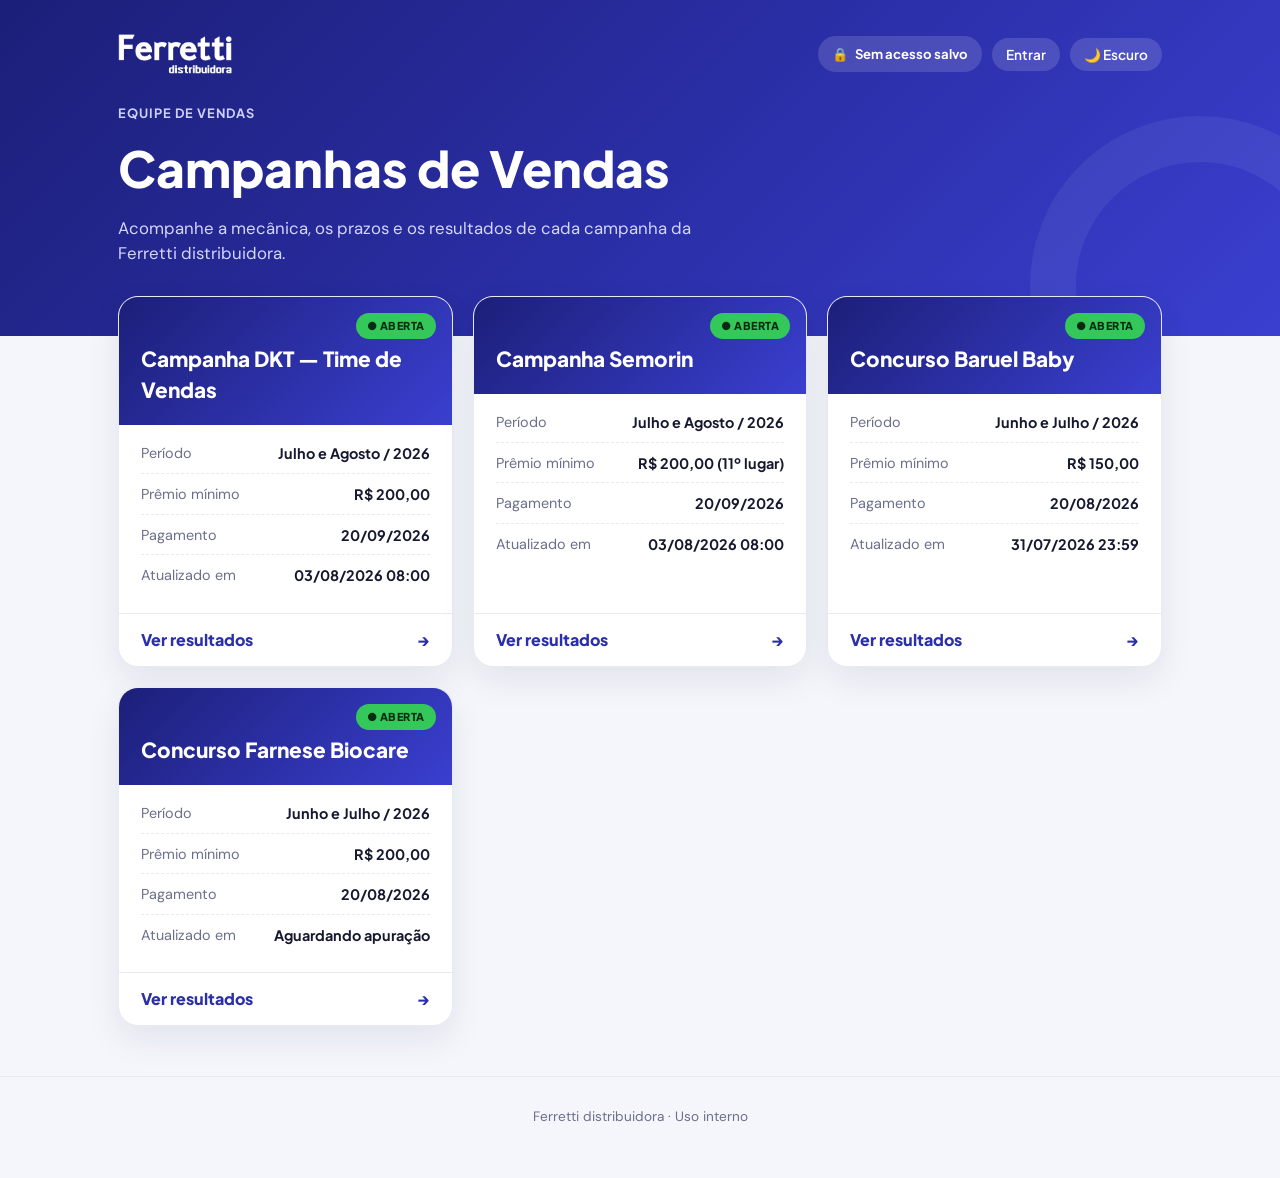
<file: index.html>
<!DOCTYPE html>
<html lang="pt-BR">
<head>
<meta charset="UTF-8" />
<meta name="viewport" content="width=device-width, initial-scale=1.0" />
<title>Campanhas de Vendas — Ferretti distribuidora</title>
<script>(function(){try{if(localStorage.getItem('ferretti-theme')==='dark')document.documentElement.setAttribute('data-theme','dark');}catch(e){}})();</script>
<link href="https://fonts.googleapis.com/css2?family=Plus+Jakarta+Sans:wght@500;600;700;800&family=DM+Sans:wght@400;500;700&display=swap" rel="stylesheet" />
<style>
*,*::before,*::after{box-sizing:border-box;margin:0;padding:0}
:root{--azul:#2B2FA8;--azul-2:#3a3fd0;--azul-dark:#1c1f78;--verde:#34c759;--verde-2:#28a745;--ouro:#f5b942;--bg:#f4f6fb;--card:#fff;--ink:#16182e;--muted:#6b6f8a;--line:#e7eaf3}
body{font-family:'DM Sans',system-ui,sans-serif;background:var(--bg);color:var(--ink);line-height:1.5}
.wrap{max-width:1080px;margin:0 auto;padding:0 18px}
header{background:linear-gradient(135deg,var(--azul-dark),var(--azul) 55%,var(--azul-2));color:#fff;padding:34px 0 70px;position:relative;overflow:hidden}
header::after{content:"";position:absolute;right:-90px;bottom:-120px;width:340px;height:340px;border:46px solid rgba(255,255,255,.06);border-radius:50%}
.brand{height:40px}
.eyebrow{font-family:'Plus Jakarta Sans';font-weight:700;letter-spacing:1px;color:#cdd1ff;font-size:.8rem;text-transform:uppercase;margin-top:30px}
h1{font-family:'Plus Jakarta Sans';font-weight:800;font-size:clamp(2rem,5vw,3.1rem);margin-top:8px}
.sub{color:#d4d7ff;margin-top:10px;max-width:600px;font-size:1.05rem}
.grid{display:grid;grid-template-columns:repeat(auto-fill,minmax(300px,1fr));gap:20px;margin-top:-40px;position:relative;z-index:2;padding-bottom:30px}
.card{background:var(--card);border:1px solid var(--line);border-radius:20px;overflow:hidden;box-shadow:0 14px 34px rgba(20,24,60,.08);text-decoration:none;color:inherit;display:flex;flex-direction:column;transition:transform .15s,box-shadow .15s}
.card:hover{transform:translateY(-4px);box-shadow:0 20px 44px rgba(20,24,60,.14)}
.card .head{padding:46px 22px 20px;background:linear-gradient(135deg,var(--azul-dark),var(--azul-2));color:#fff;position:relative}
.card .nome{font-family:'Plus Jakarta Sans';font-weight:800;font-size:1.3rem}
.status{position:absolute;top:16px;right:16px;font-family:'Plus Jakarta Sans';font-size:.68rem;font-weight:800;letter-spacing:.5px;padding:5px 11px;border-radius:999px}
.status.aberta{background:var(--verde);color:#062b12}
.status.fechada{background:#ffd9d0;color:#9a3412}
.card .body{padding:18px 22px;display:flex;flex-direction:column;gap:10px;flex:1}
.row{display:flex;justify-content:space-between;gap:10px;font-size:.9rem;border-bottom:1px dashed var(--line);padding-bottom:8px}
.row:last-of-type{border-bottom:none}
.row .k{color:var(--muted)}
.row .v{font-family:'Plus Jakarta Sans';font-weight:700;text-align:right}
.cta{margin-top:auto;padding:14px 22px;font-family:'Plus Jakarta Sans';font-weight:800;color:var(--azul);display:flex;align-items:center;justify-content:space-between;border-top:1px solid var(--line)}
.empty{grid-column:1/-1;text-align:center;color:var(--muted);padding:50px}
footer{padding:30px 0 50px;text-align:center;color:var(--muted);font-size:.85rem;border-top:1px solid var(--line);margin-top:20px}
footer a{color:var(--azul)}
.topbar{display:flex;align-items:center;justify-content:space-between;gap:12px;flex-wrap:wrap}
.themebtn{display:inline-flex;align-items:center;gap:6px;font-family:'Plus Jakarta Sans';font-size:.85rem;font-weight:600;color:#fff;background:rgba(255,255,255,.14);border:none;padding:8px 14px;border-radius:999px;cursor:pointer}
.themebtn:hover{background:rgba(255,255,255,.26)}
.topbar-actions{display:flex;align-items:center;gap:10px;flex-wrap:wrap;justify-content:flex-end}
.authpill{display:inline-flex;align-items:center;gap:7px;font-family:'Plus Jakarta Sans';font-size:.82rem;font-weight:700;color:#fff;background:rgba(255,255,255,.14);padding:8px 14px;border-radius:999px;max-width:260px}
.authpill .who{white-space:nowrap;overflow:hidden;text-overflow:ellipsis}
.hubgate{position:fixed;inset:0;z-index:1000;background:rgba(12,14,30,.55);display:flex;align-items:center;justify-content:center;padding:20px}
.hubgatebox{background:var(--card);color:var(--ink);border-radius:20px;padding:30px 26px;max-width:380px;width:100%;box-shadow:0 30px 70px rgba(0,0,0,.4);text-align:center}
.hubgatebox h3{font-family:'Plus Jakarta Sans';font-weight:800;font-size:1.25rem}
.hubgatebox p{color:var(--muted);font-size:.9rem;margin-top:6px}
.hubgatebox input{width:100%;margin-top:16px;padding:13px 16px;border:2px solid var(--line);border-radius:12px;font-size:1rem;font-family:'DM Sans';text-align:center;letter-spacing:1px;background:var(--bg);color:var(--ink)}
.hubgatebox button{width:100%;margin-top:12px;padding:13px;border:none;border-radius:12px;background:var(--azul);color:#fff;font-family:'Plus Jakarta Sans';font-weight:800;font-size:1rem;cursor:pointer}
.hubgatebox button.ghost{background:transparent;color:var(--muted);font-weight:700;margin-top:8px;padding:10px}
.gateerr{color:#e0405a;font-size:.85rem;margin-top:10px;min-height:18px}

/* TEMA ESCURO */
:root[data-theme="dark"]{--bg:#0e1018;--card:#181b27;--ink:#eceef6;--muted:#9aa0bd;--line:#2a2f42}
[data-theme="dark"] .card{box-shadow:0 14px 34px rgba(0,0,0,.45)}
[data-theme="dark"] .card:hover{box-shadow:0 20px 44px rgba(0,0,0,.6)}
[data-theme="dark"] .cta{color:#8b8fff}
[data-theme="dark"] footer a{color:#8b8fff}
</style>
</head>
<body>
<div id="hubGate" class="hubgate" style="display:none">
  <div class="hubgatebox">
    <h3>Acesso às campanhas</h3>
    <p>Digite sua senha para identificar e salvar seu acesso neste navegador. Vale para todas as campanhas.</p>
    <input id="hubGateInput" type="password" autocomplete="off" placeholder="sua senha" />
    <button id="hubGateBtn" type="button">Entrar</button>
    <button id="hubGateClear" type="button" class="ghost">Sair / remover acesso salvo</button>
    <div class="gateerr" id="hubGateErr"></div>
  </div>
</div>
<header>
  <div class="wrap">
    <div class="topbar">
      <img class="brand" src="assets/ferretti-branco.png" alt="Ferretti distribuidora" />
      <div class="topbar-actions">
        <div id="authPill" class="authpill" title="Acesso salvo neste navegador"><span id="authIcon">🔒</span><span class="who" id="authWho">Sem acesso salvo</span></div>
        <button id="authBtn" class="themebtn" type="button">Entrar</button>
        <button id="themeBtn" class="themebtn" type="button"></button>
      </div>
    </div>
    <div class="eyebrow">Equipe de Vendas</div>
    <h1>Campanhas de Vendas</h1>
    <p class="sub">Acompanhe a mecânica, os prazos e os resultados de cada campanha da Ferretti distribuidora.</p>
  </div>
</header>
<div class="wrap">
  <div class="grid" id="grid"></div>
</div>
<footer>
  <div class="wrap">
    Ferretti distribuidora · Uso interno
  </div>
</footer>
<script>
// Adicione novas campanhas no topo desta lista.
const CAMPANHAS = [
  {
    parceiro:"DKT / Prudence",
    nome:"Campanha DKT — Time de Vendas",
    periodoLabel:"Julho e Agosto / 2026",
    inicio:"2026-07-01", termino:"2026-08-31", pagamento:"2026-09-20",
    pagamentoLabel:"20/09/2026",
    premioMinimo:"R$ 200,00",
    resultadoAte:"03/08/2026 08:00",
    link:"campanhas/dkt-julho-agosto-2026.html"
  },
  {
    parceiro:"Semorin",
    nome:"Campanha Semorin",
    periodoLabel:"Julho e Agosto / 2026",
    inicio:"2026-07-01", termino:"2026-08-31", pagamento:"2026-09-20",
    pagamentoLabel:"20/09/2026",
    premioMinimo:"R$ 200,00 (11º lugar)",
    resultadoAte:"03/08/2026 08:00",
    link:"campanhas/semorin-julho-agosto-2026.html"
  },
  {
    parceiro:"Baruel",
    nome:"Concurso Baruel Baby",
    periodoLabel:"Junho e Julho / 2026",
    inicio:"2026-06-01", termino:"2026-07-31", pagamento:"2026-08-20",
    pagamentoLabel:"20/08/2026",
    premioMinimo:"R$ 150,00",
    resultadoAte:"31/07/2026 23:59",
    link:"campanhas/baruel-baby-junho-julho-2026.html"
  },
  {
    parceiro:"Farnese Biocare",
    nome:"Concurso Farnese Biocare",
    periodoLabel:"Junho e Julho / 2026",
    inicio:"2026-06-09", termino:"2026-07-31", pagamento:"2026-08-20",
    pagamentoLabel:"20/08/2026",
    premioMinimo:"R$ 200,00",
    resultadoAte:"Aguardando apuração",
    link:"campanhas/farnese-biocare-junho-julho-2026.html"
  }
];

// "dd/MM/yyyy" -> Date
function parseBR(s){ const p=(s||'').split('/'); return p.length===3 ? new Date(+p[2], +p[1]-1, +p[0]) : null; }

// Aberta (verde) enquanto em vigor; Fechada quando o último resultado é posterior ao término.
function statusOf(c){
  const fim = new Date(c.termino+'T00:00:00');
  const res = parseBR(c.resultadoAte);
  if(res && res >= fim) return {cls:'fechada', txt:'FECHADA'};
  return {cls:'aberta', txt:'● ABERTA'};
}

const grid = document.getElementById('grid');
if(!CAMPANHAS.length){
  grid.innerHTML = '<div class="empty">Nenhuma campanha publicada ainda.</div>';
}else{
  grid.innerHTML = CAMPANHAS.map(c=>{
    const s = statusOf(c);
    return `<a class="card" href="${c.link}">
      <div class="head">
        <span class="status ${s.cls}">${s.txt}</span>
        <div class="nome">${c.nome}</div>
      </div>
      <div class="body">
        <div class="row"><span class="k">Período</span><span class="v">${c.periodoLabel}</span></div>
        <div class="row"><span class="k">Prêmio mínimo</span><span class="v">${c.premioMinimo}</span></div>
        <div class="row"><span class="k">Pagamento</span><span class="v">${c.pagamentoLabel}</span></div>
        <div class="row"><span class="k">Atualizado em</span><span class="v">${c.resultadoAte}</span></div>
      </div>
      <div class="cta"><span>Ver resultados</span><span>→</span></div>
    </a>`;
  }).join('');
}

// ===== Tema claro/escuro =====
function setTheme(t){
  document.documentElement.setAttribute('data-theme', t);
  try{ localStorage.setItem('ferretti-theme', t); }catch(e){}
  const b = document.getElementById('themeBtn');
  if(b) b.textContent = (t==='dark' ? '☀️ Claro' : '🌙 Escuro');
}
document.getElementById('themeBtn').addEventListener('click', function(){
  const atual = document.documentElement.getAttribute('data-theme')==='dark' ? 'dark' : 'light';
  setTheme(atual==='dark' ? 'light' : 'dark');
});
setTheme(document.documentElement.getAttribute('data-theme')==='dark' ? 'dark' : 'light');

// ===== Acesso salvo (mesmo localStorage usado pelas páginas de campanha) =====
const ACESSOS = [
  {h:"15f54d41cbfe598bd87f5109489c4f435db816e9e5ea1d14f335aa742671786b", label:"Gil"},
  {h:"a4f55b36371b2ab32db9278b6d593df4157c2ea7b5b50c32a5eac40b94afe582", label:"Guilherme"},
  {h:"8f21a995f2b3c950e6ebb59612a0edb6b534a4ea41a1c602393a5417e0a25876", label:"Marcio"},
  {h:"6a88e91d86f376c4692a3f0cbb4d98fc910d89375bee43e569b450000e362327", label:"Paulo"},
  {h:"f6cebde0a8a3a1cf6b24725a398e833c4493be02894e91c7fb658b1d5d0e315f", label:"Marcelo"},
  {h:"5e8603b463a25e63cc6789221b8a0fa98d9fcaf55c2a2b13739ee439eb61e808", label:"Regional Nordeste"},
  {h:"d4a54a000a6ecff9b501ad659c1664a1a8866fb1a00a6af532c7512688f0db0e", label:"Regional Sul (Sudeste)"},
  {h:"8ab47043ad92392d258a36eaec504a05147d1b3a8ac55cca94009c0debf06426", label:"Setor Contas Chaves"},
  {h:"01909b4e129d72d9db19134cdedc4f73c5c6315e6b84553707e7ff94370d7bb9", label:"Setor Americana"},
  {h:"c6d8f738079870511501f4aa74c7b2f6bc3bbe262a035cf8956242692c0ef9b5", label:"Setor Atibaia"},
  {h:"5a7e7651a1bce6ec1f356f8874f063fc81b8c1fbf6e57fda545131172095fbd4", label:"Setor Atibaia"},
  {h:"ea5acf9a963a80b8ba33710b18e2cdbf2db4b2858987b82685363758ca48d6b8", label:"Setor Campinas Norte"},
  {h:"4c088950123b752060624127c337560aaebfe6be6fc11f01f67fae2acda9de40", label:"Setor Caraguatatuba"},
  {h:"53b55f1377f1fa45810768196a01c492ac8bf6b2fd0b05706b1c8a1d6e01e6ba", label:"Setor Circuito"},
  {h:"d98135ca1d750b3f6c8e054bf7c8715a3ca3c3322ebaef1ea144a43816b2152c", label:"Setor Franca"},
  {h:"d06a367d0e7166b6d56ba87061f08d6521f7ad5877c8526c01edde2d704e87af", label:"Setor Indaiatuba"},
  {h:"aa6a30d680926db949ed121bcf74d53eb68030ae1028fb6021ce18cf27fcc69c", label:"Setor Itapetininga"},
  {h:"861198c33307530a47dc5d9ba0ee6eb2d9dd78e84af5f609d452ac6a6e7a2345", label:"Setor Jundiaí"},
  {h:"a1cf8577996d9ff33591000ccf6eadde5e84db9d51dea8f8b1edbd773c60d98f", label:"Setor Ribeirão Preto"},
  {h:"b7f6fe70090f351bf045415bf09024106046f6a537b454d1c39cfefdeb95a323", label:"Setor Rio Claro"},
  {h:"570e2beb91e359ecde788f49d8f9f8e48f144ceb9f6cc4044d682d952290a4f4", label:"Setor S.J. Boa Vista"},
  {h:"69158fc95d6df989e0fa7edb6f3c64a05cc3ac438e7b9dea1e0382bbba7e3119", label:"Setor S.J. dos Campos"},
  {h:"04635bde2d0aa9e1b0a5c84ed736678c1c9101bfd9f9d941db352c2e9e241b5f", label:"Setor São Carlos"},
  {h:"0efff8a041272fc596754a93c5c1dc39069bb78b0ed855918deeb8b1afaef64a", label:"Setor Piracicaba"},
  {h:"496f31caf7df726ab7ad9d7c84f2abb371f04cef936ea5a2d042289562ee2284", label:"Setor Sorocaba"}
];
async function _sha256(str){ const buf = await crypto.subtle.digest('SHA-256', new TextEncoder().encode(str)); return [...new Uint8Array(buf)].map(b=>b.toString(16).padStart(2,'0')).join(''); }
function _currentAcc(){ let h=''; try{ h=localStorage.getItem('ferretti-campanha-acc')||''; }catch(e){} return h ? ACESSOS.find(a=>a.h===h) : null; }
function resolveAuth(){
  const acc=_currentAcc();
  const who=document.getElementById('authWho'), icon=document.getElementById('authIcon'), btn=document.getElementById('authBtn');
  if(acc){ icon.textContent='🔓'; who.textContent=acc.label; btn.textContent='Trocar senha'; }
  else { icon.textContent='🔒'; who.textContent='Sem acesso salvo'; btn.textContent='Entrar'; }
}
const _hubGate=document.getElementById('hubGate');
function openHubGate(){ document.getElementById('hubGateErr').textContent=''; document.getElementById('hubGateInput').value=''; _hubGate.style.display='flex'; setTimeout(()=>document.getElementById('hubGateInput').focus(),30); }
function closeHubGate(){ _hubGate.style.display='none'; }
async function _hubTry(){
  const err=document.getElementById('hubGateErr');
  const pwd=(document.getElementById('hubGateInput').value||'').trim().toLowerCase();
  if(!pwd){ err.textContent='Digite a senha.'; return; }
  const h=await _sha256(pwd);
  const acc=ACESSOS.find(a=>a.h===h);
  if(!acc){ err.textContent='Senha inválida.'; return; }
  try{ localStorage.setItem('ferretti-campanha-acc', h); }catch(e){}
  resolveAuth(); closeHubGate();
}
document.getElementById('authBtn').addEventListener('click', openHubGate);
document.getElementById('hubGateBtn').addEventListener('click', _hubTry);
document.getElementById('hubGateInput').addEventListener('keydown', e=>{ if(e.key==='Enter') _hubTry(); });
document.getElementById('hubGateClear').addEventListener('click', ()=>{ try{ localStorage.removeItem('ferretti-campanha-acc'); }catch(e){} resolveAuth(); closeHubGate(); });
_hubGate.addEventListener('click', e=>{ if(e.target===_hubGate) closeHubGate(); });
resolveAuth();
</script>
</body>
</html>
</file>
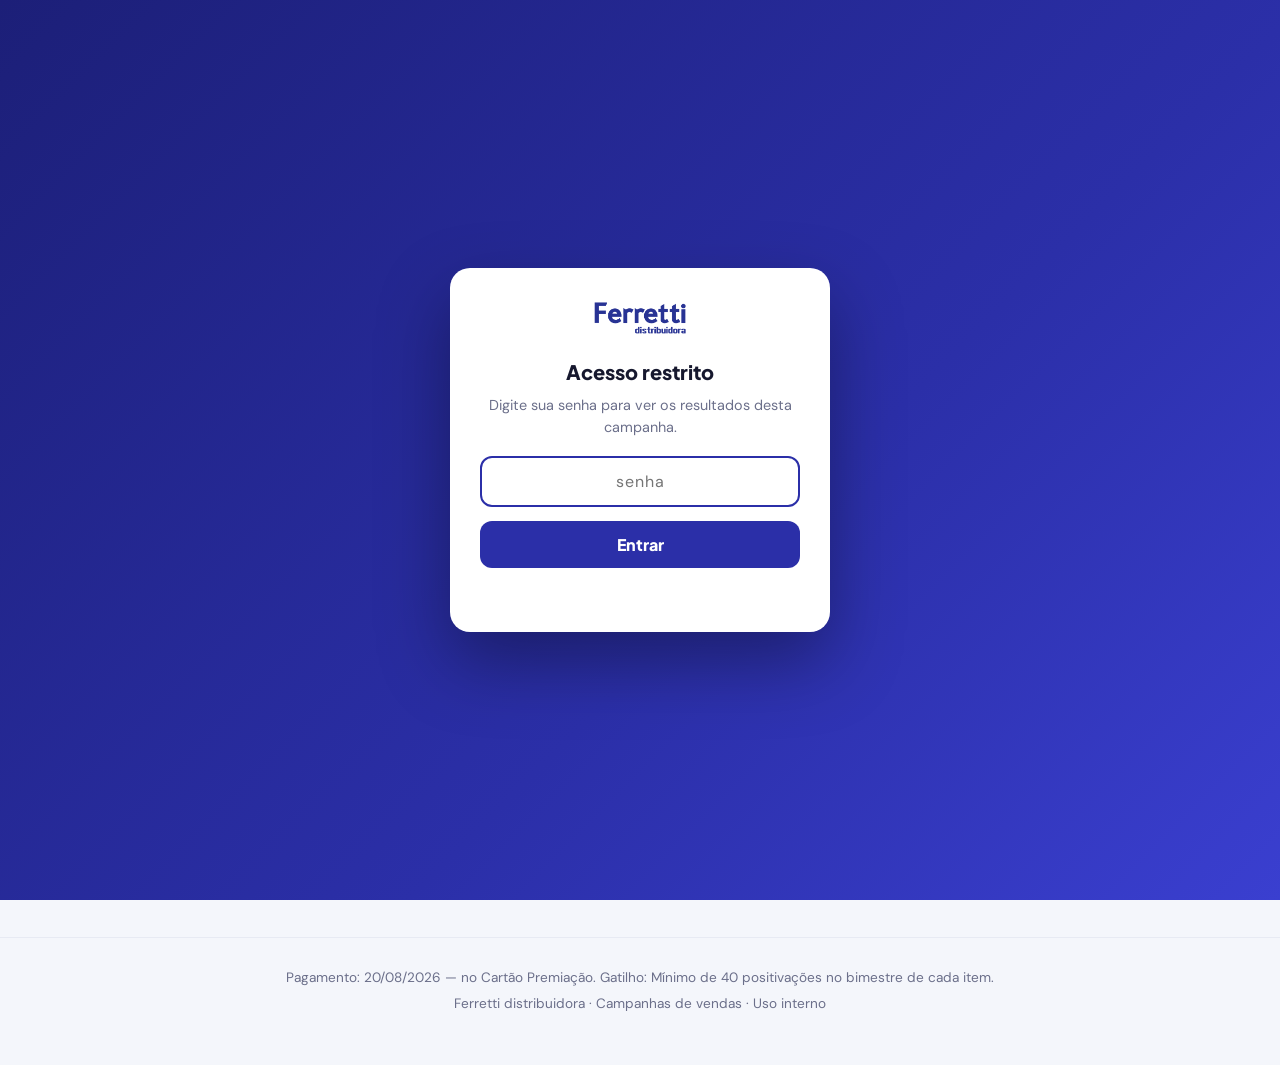
<file: campanhas/baruel-baby-junho-julho-2026.html>
<!DOCTYPE html>
<html lang="pt-BR">
<head>
<meta charset="UTF-8" />
<meta name="viewport" content="width=device-width, initial-scale=1.0" />
<title>Concurso Baruel Baby — Junho/Julho 2026 | Ferretti</title>
<script>(function(){try{if(localStorage.getItem('ferretti-theme')==='dark')document.documentElement.setAttribute('data-theme','dark');}catch(e){}})();</script>
<link href="https://fonts.googleapis.com/css2?family=Plus+Jakarta+Sans:wght@500;600;700;800&family=DM+Sans:wght@400;500;700&display=swap" rel="stylesheet" />
<style>
*,*::before,*::after{box-sizing:border-box;margin:0;padding:0}
:root{
  --azul:#2B2FA8; --azul-2:#3a3fd0; --azul-dark:#1c1f78;
  --verde:#34c759; --verde-2:#28a745;
  --ouro:#f5b942; --laranja:#ff6b35;
  --bg:#f4f6fb; --card:#ffffff; --ink:#16182e; --muted:#6b6f8a; --line:#e7eaf3;
}
body{font-family:'DM Sans',system-ui,sans-serif;background:var(--bg);color:var(--ink);line-height:1.5}
.wrap{max-width:1080px;margin:0 auto;padding:0 18px}
a{color:inherit}

/* HEADER */
header{background:linear-gradient(135deg,var(--azul-dark),var(--azul) 55%,var(--azul-2));color:#fff;padding:30px 0 90px;position:relative;overflow:hidden}
header::after{content:"";position:absolute;right:-80px;top:-80px;width:320px;height:320px;border:40px solid rgba(255,255,255,.06);border-radius:50%}
.topbar{display:flex;align-items:center;justify-content:space-between;gap:16px;flex-wrap:wrap}
.brand{height:38px}
.back{font-family:'Plus Jakarta Sans';font-size:.85rem;font-weight:600;color:#cdd1ff;text-decoration:none;background:rgba(255,255,255,.12);padding:8px 14px;border-radius:999px}
.partner{display:inline-flex;align-items:center;gap:8px;font-family:'Plus Jakarta Sans';font-weight:700;letter-spacing:.5px;background:rgba(255,255,255,.14);padding:6px 14px;border-radius:999px;font-size:.8rem;margin-top:26px}
.partner .dot{width:9px;height:9px;border-radius:50%;background:var(--verde)}
h1.title{font-family:'Plus Jakarta Sans';font-weight:800;font-size:clamp(1.9rem,5vw,3rem);margin-top:14px;line-height:1.05}
.subtitle{color:#d4d7ff;font-size:1.05rem;margin-top:8px;max-width:680px}

/* FACT STRIP */
.facts{display:grid;grid-template-columns:repeat(auto-fit,minmax(150px,1fr));gap:14px;margin-top:-58px;position:relative;z-index:2}
.fact{background:var(--card);border-radius:16px;padding:16px 18px;box-shadow:0 12px 30px rgba(20,24,60,.10);border:1px solid var(--line)}
.fact .lbl{font-size:.72rem;text-transform:uppercase;letter-spacing:.8px;color:var(--muted);font-weight:700}
.fact .val{font-family:'Plus Jakarta Sans';font-weight:800;font-size:1.18rem;margin-top:5px}
.fact .val.small{font-size:1rem}
.fact.live .val{color:var(--verde-2)}

section{margin-top:42px}
h2{font-family:'Plus Jakarta Sans';font-weight:800;font-size:1.45rem;display:flex;align-items:center;gap:10px}
h2 .bar{width:6px;height:24px;border-radius:6px;background:var(--azul)}
.lead{color:var(--muted);margin-top:6px;margin-bottom:18px}

/* MODALIDADES */
.mods{display:grid;grid-template-columns:repeat(auto-fit,minmax(260px,1fr));gap:16px}
.mod{background:var(--card);border:1px solid var(--line);border-radius:18px;padding:22px;position:relative;overflow:hidden}
.mod::before{content:"";position:absolute;left:0;top:0;bottom:0;width:6px;background:var(--azul)}
.mod.m2::before{background:var(--ouro)} .mod.m3::before{background:var(--laranja)}
.mod .tag{font-size:.7rem;font-weight:700;letter-spacing:.6px;text-transform:uppercase;color:var(--azul);background:#eef0ff;padding:4px 10px;border-radius:999px;display:inline-block}
.mod.m2 .tag{color:#a5740a;background:#fff6e2}.mod.m3 .tag{color:#c2410c;background:#ffefe8}
.mod h3{font-family:'Plus Jakarta Sans';font-weight:800;font-size:1.1rem;margin:12px 0 6px}
.mod p{color:var(--muted);font-size:.95rem}

/* GATILHO callout */
.callout{margin-top:18px;background:linear-gradient(135deg,#fff6e2,#ffefe8);border:1px solid #f1d59a;border-radius:18px;padding:18px 22px;color:#7a4a06}
.callout b{font-family:'Plus Jakarta Sans'}
[data-theme="dark"] .callout{background:#2a2418;border-color:#534428;color:#f0c46a}

/* TABELA PRÊMIOS */
.tiers{margin-top:18px;background:var(--card);border:1px solid var(--line);border-radius:18px;overflow:hidden;overflow-x:auto}
.tiers table{width:100%;border-collapse:collapse;min-width:420px}
.tiers th{background:var(--azul);color:#fff;font-family:'Plus Jakarta Sans';font-size:.8rem;text-align:left;padding:12px 18px;letter-spacing:.4px}
.tiers td{padding:11px 18px;border-top:1px solid var(--line);font-size:.95rem}
.tiers tr:nth-child(even) td{background:#fafbff}
.tiers .premio{font-family:'Plus Jakarta Sans';font-weight:800;color:var(--verde-2)}
.tiers .prod{font-family:'Plus Jakarta Sans';font-weight:700}
.tiers tr.sup td{border-top:2px solid var(--ouro);background:#fff8e8}
[data-theme="dark"] .tiers tr.sup td{background:#2a2418}

/* PRODUTO ranking */
.prodhead{display:flex;align-items:center;gap:12px;margin:30px 0 4px;flex-wrap:wrap}
.prodhead .num{width:34px;height:34px;border-radius:10px;background:var(--azul);color:#fff;font-family:'Plus Jakarta Sans';font-weight:800;display:flex;align-items:center;justify-content:center;flex:0 0 auto}
.prodhead h3{font-family:'Plus Jakarta Sans';font-weight:800;font-size:1.12rem;line-height:1.2}
.prodhead .ean{font-size:.78rem;color:var(--muted);font-variant-numeric:tabular-nums}
.prodsub{color:var(--muted);font-size:.85rem;margin:2px 0 12px 46px}

.tbl{background:var(--card);border:1px solid var(--line);border-radius:18px;overflow:hidden;overflow-x:auto}
.tbl table{width:100%;border-collapse:collapse;min-width:560px}
.tbl th{background:#f0f2fb;text-align:left;padding:12px 16px;font-family:'Plus Jakarta Sans';font-size:.78rem;text-transform:uppercase;letter-spacing:.5px;color:var(--muted)}
.tbl td{padding:11px 16px;border-top:1px solid var(--line);font-size:.92rem}
.tbl tr.win td{background:#f3fff7}
.tbl .pos{color:var(--muted);font-weight:700;width:42px}
.tbl .nm{font-family:'Plus Jakarta Sans';font-weight:700}
.tbl .reg{font-size:.78rem;color:#fff;padding:3px 9px;border-radius:999px;background:var(--azul);display:inline-block}
.tbl .reg.NORDESTE{background:#0e7490}.tbl .reg.SUL{background:#7c3aed}.tbl .reg.SUDESTE{background:#be123c}.tbl .reg.GERÊNCIA,.tbl .reg.GERENCIA{background:#475569}
.tbl .v{font-variant-numeric:tabular-nums}
.tbl .p{font-family:'Plus Jakarta Sans';font-weight:800;color:var(--verde-2);font-variant-numeric:tabular-nums}
.tbl .p.prev{color:var(--muted);font-weight:700}
.tbl .p.zero{color:var(--muted);font-weight:600}
.muted-row td{color:var(--muted)}
.tbl tr.total-row td{background:#eef0ff;font-weight:800;border-top:2px solid var(--azul)}
[data-theme="dark"] .tbl tr.total-row td{background:#1b2040}

.reg-grid{display:grid;grid-template-columns:repeat(auto-fit,minmax(280px,1fr));gap:16px}
.note{background:#eef0ff;border:1px solid #d9ddff;border-radius:14px;padding:14px 18px;color:#2f3470;font-size:.92rem;margin-top:14px}

footer{margin-top:54px;padding:30px 0 50px;color:var(--muted);font-size:.85rem;text-align:center;border-top:1px solid var(--line)}

/* GATE / SENHA */
body.locked{overflow:hidden}
#gate{position:fixed;inset:0;z-index:1000;background:linear-gradient(135deg,var(--azul-dark),var(--azul) 60%,var(--azul-2));display:flex;align-items:center;justify-content:center;padding:20px}
#gate.hidden{display:none}
.gatebox{background:#fff;border-radius:20px;padding:34px 30px;max-width:380px;width:100%;box-shadow:0 30px 70px rgba(0,0,0,.35);text-align:center}
.gatebox img{height:32px;margin-bottom:16px}
.gatebox h2{display:block;font-family:'Plus Jakarta Sans';font-weight:800;font-size:1.25rem}
.gatebox p{color:var(--muted);font-size:.9rem;margin:8px 0 18px}
.gatebox input{width:100%;padding:13px 16px;border:2px solid var(--line);border-radius:12px;font-size:1rem;font-family:'DM Sans';text-align:center;letter-spacing:1px}
.gatebox input:focus{outline:none;border-color:var(--azul)}
.gatebox button{width:100%;margin-top:14px;padding:13px;border:none;border-radius:12px;background:var(--azul);color:#fff;font-family:'Plus Jakarta Sans';font-weight:800;font-size:1rem;cursor:pointer}
.gatebox button:hover{background:var(--azul-dark)}
.gateerr{color:#d33;font-size:.85rem;margin-top:12px;min-height:18px;font-weight:600}
#scopeBar{display:none;align-items:center;justify-content:space-between;gap:12px;background:#eef0ff;border:1px solid #d9ddff;border-radius:14px;padding:10px 16px;margin-top:22px;font-size:.9rem;color:#2f3470}
#scopeBar b{font-family:'Plus Jakarta Sans'}
#scopeBar button{background:none;border:none;color:var(--azul);font-weight:700;cursor:pointer;font-family:'Plus Jakarta Sans';font-size:.85rem}
.scope-actions{display:flex;align-items:center;gap:14px;flex-wrap:wrap}
#scopeBar #exportBtn{background:var(--verde-2);color:#fff;padding:8px 15px;border-radius:999px;display:inline-flex;align-items:center;gap:6px}
#scopeBar #exportBtn:hover{filter:brightness(.94)}
#scopeBar #exportBtn[disabled]{opacity:.6;cursor:progress}

/* BOTÃO DE TEMA */
.topbar-actions{display:flex;align-items:center;gap:10px;flex-wrap:wrap}
.themebtn{display:inline-flex;align-items:center;gap:6px;font-family:'Plus Jakarta Sans';font-size:.85rem;font-weight:600;color:#fff;background:rgba(255,255,255,.14);border:none;padding:8px 14px;border-radius:999px;cursor:pointer}
.themebtn:hover{background:rgba(255,255,255,.26)}

/* TEMA ESCURO */
:root[data-theme="dark"]{
  --bg:#0e1018; --card:#181b27; --ink:#eceef6; --muted:#9aa0bd; --line:#2a2f42; --verde-2:#34d36b;
}
[data-theme="dark"] .fact{box-shadow:0 12px 30px rgba(0,0,0,.45)}
[data-theme="dark"] .tiers tr:nth-child(even) td{background:#1e2230}
[data-theme="dark"] .tbl th{background:#1e2230;color:var(--muted)}
[data-theme="dark"] .tbl tr.win td{background:#15241a}
[data-theme="dark"] .note{background:#1b2030;border-color:#2a2f42;color:#c9cee6}
[data-theme="dark"] #scopeBar{background:#1b2030;border-color:#2a2f42;color:#c9cee6}
[data-theme="dark"] #scopeBar button{color:#8b8fff}
[data-theme="dark"] .mod .tag{background:#23283a;color:#aeb4ff}
[data-theme="dark"] .mod.m2 .tag{background:#2e2718;color:#f0c46a}
[data-theme="dark"] .mod.m3 .tag{background:#2e2018;color:#ff9e7a}
.gatebox{background:var(--card)}
.gatebox input{background:var(--card);color:var(--ink)}
</style>
</head>
<body class="locked">
<div id="gate">
  <div class="gatebox">
    <img src="../assets/ferretti-azul.png" alt="Ferretti distribuidora" />
    <h2>Acesso restrito</h2>
    <p>Digite sua senha para ver os resultados desta campanha.</p>
    <input id="gateInput" type="password" placeholder="senha" autocomplete="off" autocapitalize="off" spellcheck="false" />
    <button id="gateBtn">Entrar</button>
    <div class="gateerr" id="gateErr"></div>
  </div>
</div>
<header>
  <div class="wrap">
    <div class="topbar">
      <img class="brand" src="../assets/ferretti-branco.png" alt="Ferretti distribuidora" />
      <div class="topbar-actions">
        <button id="themeBtn" class="themebtn" type="button"></button>
        <a class="back" href="../index.html">← Todas as campanhas</a>
      </div>
    </div>
    <div class="partner"><span class="dot"></span><span id="hPartner">PARCEIRO</span></div>
    <h1 class="title" id="hTitle">Campanha</h1>
    <p class="subtitle" id="hSub"></p>
  </div>
</header>

<div class="wrap">
  <div class="facts" id="facts"></div>
  <div id="scopeBar"><span>Acesso: <b id="scopeLbl"></b></span><span class="scope-actions"><button id="exportBtn" type="button">⬇ Baixar resultado (.xlsx)</button><button id="finBtn" type="button" style="display:none">📑 Planilha do financeiro</button><button id="scopeChange">trocar senha</button></span></div>

  <section>
    <h2><span class="bar"></span>Como funciona</h2>
    <div class="mods" id="mods"></div>
    <div class="callout" id="gatilhoBox"></div>
    <div id="tiersWrap"></div>
  </section>

  <section id="rankSec">
    <h2><span class="bar"></span>Resultado por produto</h2>
    <p class="lead" id="rankLead"></p>
    <div id="prodRanks"></div>
  </section>

  <section id="supSec">
    <h2><span class="bar"></span>Ranking de supervisores (por regional)</h2>
    <p class="lead">Soma das positivações de cada regional, por produto. A regional líder de cada item leva o prêmio de 1º Supervisor (R$ 600).</p>
    <div id="supWrap"></div>
    <div class="note" id="supNote"></div>
  </section>
</div>

<footer>
  <div class="wrap">
    <p id="fPay"></p>
    <p style="margin-top:6px">Ferretti distribuidora · Campanhas de vendas · Uso interno</p>
  </div>
</footer>

<script src="../financeiro.js"></script>
<script>
const CAMPANHA = {
  parceiro: "BARUEL",
  titulo: "Concurso Baruel Baby",
  subtitulo: "Os 3 principais itens do mix Baruel Baby — o arroz com feijão da linha. Cada item é um ranking diferente: quanto mais pedidos (positivações) você fizer do item, melhor sua posição.",
  periodo: "Junho e Julho / 2026",
  inicio: "01/06/2026",
  termino: "31/07/2026",
  gatilho: "Mínimo de 40 positivações no bimestre de cada item",
  premioMinimo: "R$ 150,00",
  pagamento: "20/08/2026 — no Cartão Premiação",
  resultadoAte: "31/07/2026 23:59",
  atualizadoEm: "03/08/2026",
  parcial: true,
  // Prêmio fixo por posição em CADA ranking de produto
  premiosPos: [600, 500, 400, 300, 200, 150],
  premioSupervisor: 600,
  modalidades: [
    {classe:"m1", nivel:1, tag:"Vendedor", titulo:"Positivação = pedido", texto:"Cada PEDIDO que contém o item conta como 1 positivação. Quanto mais pedidos do item, mais alto você fica no ranking daquele produto."},
    {classe:"m2", nivel:1, tag:"3 rankings", titulo:"Cada item é um ranking", texto:"São 3 disputas independentes — Sabonete Refil, Shampoo Refil Glicerina e Shampoo Suave. Você pode pontuar e premiar nos três ao mesmo tempo."},
    {classe:"m3", nivel:2, tag:"Supervisor", titulo:"Prêmio do supervisor", texto:"Em cada produto, a regional com mais positivações garante ao seu supervisor o prêmio de 1º Supervisor (R$ 600)."}
  ],
  // Produtos (ordem de exibição) — cada um é um ranking
  produtos: [
    {id:"shs", nome:"Baruel Baby Shampoo Infantil Suave 210ml", ean:"7896020162698"},
    {id:"shr", nome:"Baruel Baby Shampoo Infantil Refil Glicerina Suave 210ml", ean:"7896020164098"},
    {id:"sab", nome:"Baruel Baby Sabonete Infantil Líquido Refil com Glicerina 210ml", ean:"7896020163114"}
  ],
  // Quadro de vendedores (1 por setor) — usado para montar os 3 rankings (inclui setores com 0)
  roster: [
    {setor:"Americana",        nome:"MAIRA",      regional:"NORDESTE"},
    {setor:"Franca",           nome:"LUIS",       regional:"NORDESTE"},
    {setor:"Rio Claro",        nome:"COSTINHA",   regional:"NORDESTE"},
    {setor:"São Carlos",       nome:"BRAGATTO",   regional:"NORDESTE"},
    {setor:"Circuito",         nome:"RACHEL",     regional:"NORDESTE"},
    {setor:"Ribeirão Preto",   nome:"FERNANDO",   regional:"NORDESTE"},
    {setor:"S.J. Boa Vista",   nome:"CELIA",      regional:"NORDESTE"},
    {setor:"Setor Piracicaba", nome:"COMINATO",   regional:"NORDESTE"},
    {setor:"Atibaia",          nome:"EUGÊNIO",    regional:"SUL"},
    {setor:"Indaiatuba",       nome:"LUCAS",      regional:"SUL"},
    {setor:"Campinas Norte",   nome:"ALAN",       regional:"SUL"},
    {setor:"Jundiaí",          nome:"CASTRO",     regional:"SUL"},
    {setor:"Caraguatatuba",    nome:"KARINA",     regional:"SUL"},
    {setor:"Sorocaba",         nome:"MAURÍCIO",   regional:"SUL"},
    {setor:"S.J. dos Campos",  nome:"MARIÂNGELA", regional:"SUL"},
    {setor:"Itapetininga",     nome:"NELSON",     regional:"SUL"}
  ],
  // Positivações apuradas por produto/setor (Junho/2026 — parcial)
  positivacoes: {
    shs: {"Americana":30, "São Carlos":25, "Rio Claro":21, "Caraguatatuba":20, "Campinas Norte":18, "Circuito":16, "S.J. Boa Vista":15, "S.J. dos Campos":13, "Ribeirão Preto":12, "Setor Piracicaba":12, "Sorocaba":12, "Jundiaí":10, "Franca":9, "Indaiatuba":8, "Atibaia":6, "Itapetininga":2},
    shr: {"S.J. Boa Vista":12, "Americana":11, "Caraguatatuba":9, "Circuito":8, "S.J. dos Campos":8, "Indaiatuba":7, "Sorocaba":6, "Ribeirão Preto":5, "Franca":2, "Rio Claro":2, "Setor Piracicaba":2, "Campinas Norte":1, "São Carlos":1},
    sab: {"Caraguatatuba":9, "Circuito":8, "S.J. Boa Vista":8, "Indaiatuba":7, "Ribeirão Preto":6, "Rio Claro":5, "S.J. dos Campos":5, "Americana":4, "Franca":4, "Campinas Norte":3, "São Carlos":3, "Setor Piracicaba":2, "Sorocaba":2, "Jundiaí":1}
  },
  // Supervisor por regional (nome do gestor exibido junto da regional líder).
  // SUDESTE não participa do prêmio de gestor.
  supervisores: {"NORDESTE":"LOPES", "SUL":"RANGEL"}
};

const brl = v => v.toLocaleString('pt-BR',{style:'currency',currency:'BRL'});
const C = CAMPANHA;
const GAT = 40; // gatilho de positivações no bimestre por item
let LAST_VIEW = null;

document.getElementById('hPartner').textContent = C.parceiro;
document.getElementById('hTitle').textContent = C.titulo + " — " + C.periodo;
document.getElementById('hSub').textContent = C.subtitulo;

document.getElementById('facts').innerHTML = [
  ['Período', C.inicio + ' a ' + C.termino, ''],
  ['Prêmio mínimo', C.premioMinimo, ''],
  ['Pagamento previsto', C.pagamento, 'small'],
  ['Resultado apurado até', C.resultadoAte + (C.parcial?' (parcial)':''), 'live']
].map(f=>`<div class="fact ${f[2]==='live'?'live':''}"><div class="lbl">${f[0]}</div><div class="val ${f[2]==='small'?'small':''}">${f[1]}</div></div>`).join('');

document.getElementById('gatilhoBox').innerHTML =
  `⚠️ <b>Gatilho:</b> só recebe prêmio quem fizer no mínimo <b>${GAT} positivações no bimestre</b> de cada item. ` +
  (C.parcial ? `Esta é a <b>classificação parcial</b> — os valores ao lado de cada posição são o <b>prêmio previsto</b> e só serão pagos a quem atingir o gatilho.` : '');

// Tabela de prêmios (igual para os 3 rankings). O prêmio de supervisor só
// aparece para gestor/gerência (nivel >= 2) — vendedor não vê.
function renderTiers(nivel){
  const rows = C.premiosPos.map((v,i)=>`<tr><td class="prod">${i+1}º colocado</td><td class="premio">${brl(v)}</td></tr>`).join('');
  const supRow = (nivel>=2)
    ? `<tr class="sup"><td class="prod">1º Supervisor (por produto)</td><td class="premio">${brl(C.premioSupervisor)}</td></tr>`
    : '';
  document.getElementById('tiersWrap').innerHTML =
    `<div class="tiers"><table><thead><tr><th>Posição em cada ranking</th><th>Prêmio</th></tr></thead><tbody>${rows}${supRow}</tbody></table></div>`;
}

// Monta o ranking GLOBAL de um produto (posição e prêmio sempre globais)
function buildProdRank(prodId){
  const pmap = C.positivacoes[prodId] || {};
  const arr = C.roster.map(s=>({nome:s.nome, setor:s.setor, regional:s.regional, pos:(pmap[s.setor]||0)}));
  arr.sort((a,b)=> b.pos-a.pos || a.setor.localeCompare(b.setor,'pt'));
  // posição competitiva e prêmio previsto: top-6 entre os que têm positivação > 0
  let rank=0;
  arr.forEach(r=>{ if(r.pos>0){ rank++; r.rank=rank; r.premio=(rank<=6 ? C.premiosPos[rank-1] : 0); } else { r.rank=null; r.premio=0; } });
  return arr;
}

function regBadge(reg){ return `<span class="reg ${reg.replace('Ê','E').replace('Ã','A')}">${reg}</span>`; }

// visibleSetores = null (todos) ou array de setores a exibir; posição/prêmio continuam globais
function renderProdRanks(visibleSetores){
  const host = document.getElementById('prodRanks');
  host.innerHTML = C.produtos.map((p,idx)=>{
    let rows = buildProdRank(p.id);
    if(visibleSetores) rows = rows.filter(r=>visibleSetores.includes(r.setor));
    const total = rows.reduce((s,r)=>s+r.pos,0);
    const body = rows.length ? rows.map(r=>{
      const prm = r.pos>0 && r.premio>0
        ? `<td class="p prev">${brl(r.premio)}<span style="font-weight:600">&nbsp;✱</span></td>`
        : `<td class="p zero">—</td>`;
      return `<tr class="${r.pos>0?'win':'muted-row'}"><td class="pos">${r.rank||'—'}</td><td class="nm">${r.nome}</td>`+
             `<td>${regBadge(r.regional)}</td><td>${r.setor}</td>`+
             `<td class="v"><strong>${r.pos}</strong></td>${prm}</tr>`;
    }).join('') : `<tr><td colspan="6" style="text-align:center;color:var(--muted);padding:18px">Sem positivações para este acesso.</td></tr>`;
    const totRow = rows.length ? `<tr class="total-row"><td></td><td colspan="3">TOTAL · ${rows.length} ${rows.length===1?'setor':'setores'}</td><td class="v"><strong>${total}</strong></td><td></td></tr>` : '';
    return `<div class="prodhead"><div class="num">${idx+1}</div><div><h3>${p.nome}</h3><div class="ean">EAN ${p.ean}</div></div></div>`+
           `<div class="tbl"><table><thead><tr><th class="pos">#</th><th>Vendedor</th><th>Regional</th><th>Setor</th><th>Positivações</th><th>Prêmio previsto</th></tr></thead><tbody>${body}${totRow}</tbody></table></div>`;
  }).join('');
}

// Ranking de supervisores: soma positivações por regional, por produto
function buildSupRank(prodId, regionaisVisiveis){
  const pmap = C.positivacoes[prodId] || {};
  const tot = {};
  C.roster.forEach(s=>{ tot[s.regional]=(tot[s.regional]||0)+(pmap[s.setor]||0); });
  let arr = Object.keys(tot).map(reg=>({regional:reg, sup:C.supervisores[reg]||'—', pos:tot[reg]}));
  if(regionaisVisiveis) arr = arr.filter(r=>regionaisVisiveis.includes(r.regional));
  arr.sort((a,b)=> b.pos-a.pos || a.regional.localeCompare(b.regional,'pt'));
  arr.forEach((r,i)=>{ r.premio = (i===0 && r.pos>0) ? C.premioSupervisor : 0; });
  return arr;
}

function renderSup(regionaisVisiveis){
  document.getElementById('supWrap').innerHTML = C.produtos.map((p,idx)=>{
    const arr = buildSupRank(p.id, regionaisVisiveis);
    const body = arr.map((r,i)=>{
      const prm = r.premio>0 ? `<td class="p prev">${brl(r.premio)}<span style="font-weight:600">&nbsp;✱</span></td>` : `<td class="p zero">—</td>`;
      return `<tr class="${i===0&&r.pos>0?'win':'muted-row'}"><td class="pos">${i+1}</td><td>${regBadge(r.regional)}</td><td class="nm">${r.sup}</td><td class="v"><strong>${r.pos}</strong></td>${prm}</tr>`;
    }).join('');
    return `<div class="prodhead"><div class="num">${idx+1}</div><div><h3>${p.nome}</h3></div></div>`+
           `<div class="tbl"><table><thead><tr><th class="pos">#</th><th>Regional</th><th>Supervisor</th><th>Positivações</th><th>Prêmio previsto</th></tr></thead><tbody>${body}</tbody></table></div>`;
  }).join('');
}

const _norm = s => (s||'').toString().toLowerCase().normalize('NFD').replace(/[̀-ͯ]/g,'').replace(/[^a-z0-9]/g,'');
function applyScope(acc){
  // Níveis: setor=1 (vendedor), regional=2 (gestor), todos=3 (gerência)
  const nivel = acc.tipo==='setor' ? 1 : (acc.tipo==='regional' ? 2 : 3);
  renderTiers(nivel);

  // "Como funciona": mostra só as modalidades até o nível do acesso
  const mods = C.modalidades.filter(m => (m.nivel||1) <= nivel);
  document.getElementById('mods').innerHTML = mods.map(m=>
    `<div class="mod ${m.classe}"><span class="tag">${m.tag}</span><h3>${m.titulo}</h3><p>${m.texto}</p></div>`).join('');

  // Setores/regionais visíveis conforme o escopo (posição/prêmio continuam globais)
  let visibleSetores = null, regionaisVisiveis = null, rankLead = 'Positivações (pedidos do item) por vendedor — Junho/2026, parcial. Cada produto é um ranking separado e a posição é geral.';
  if(acc.tipo === 'regional'){
    const subset = C.roster.filter(r=>_norm(r.regional)===_norm(acc.valor));
    visibleSetores = subset.map(r=>r.setor);
    regionaisVisiveis = [...new Set(subset.map(r=>r.regional))];
    rankLead = 'Positivações da sua regional, por vendedor e por produto — Junho/2026, parcial. A posição (#) é geral, considerando todos os setores.';
  } else if(acc.tipo === 'setor'){
    visibleSetores = C.roster.filter(r=>_norm(r.setor)===_norm(acc.valor)).map(r=>r.setor);
    rankLead = 'Suas positivações em cada um dos 3 produtos — Junho/2026, parcial. A posição (#) é geral, considerando todos os setores.';
  }
  document.getElementById('rankLead').textContent = rankLead;
  renderProdRanks(visibleSetores);

  // Supervisores: só para gestor (sua regional) ou gerência
  const supSec = document.getElementById('supSec');
  if(acc.tipo === 'setor'){
    supSec.style.display = 'none';
  } else {
    supSec.style.display = '';
    renderSup(regionaisVisiveis);
    document.getElementById('supNote').textContent = 'Prêmio de 1º Supervisor (R$ 600) por produto, para a regional com mais positivações do item. Sujeito ao gatilho de '+GAT+' positivações no bimestre. Valores em ✱ são previstos (campanha em andamento).';
  }

  LAST_VIEW = {visibleSetores, regionaisVisiveis, nivel, acc, mods};
  document.getElementById('scopeLbl').textContent = acc.label;
  document.getElementById('scopeBar').style.display = 'flex';
  const _fin = document.getElementById('finBtn'); if(_fin) _fin.style.display = acc.fin ? '' : 'none';
}

document.getElementById('fPay').textContent = 'Pagamento: ' + C.pagamento + '. Gatilho: ' + C.gatilho + '.';

// ===== Controle de acesso (senha case-insensitive; hash SHA-256 da senha em minúsculas) =====
const ACESSOS = [
  {h:"15f54d41cbfe598bd87f5109489c4f435db816e9e5ea1d14f335aa742671786b", tipo:"todos", fin:true, label:"Gil"},
  {h:"a4f55b36371b2ab32db9278b6d593df4157c2ea7b5b50c32a5eac40b94afe582", tipo:"todos", fin:true, label:"Guilherme"},
  {h:"8f21a995f2b3c950e6ebb59612a0edb6b534a4ea41a1c602393a5417e0a25876", tipo:"todos", fin:true, label:"Marcio"},
  {h:"6a88e91d86f376c4692a3f0cbb4d98fc910d89375bee43e569b450000e362327", tipo:"todos", label:"Paulo"},
  {h:"f6cebde0a8a3a1cf6b24725a398e833c4493be02894e91c7fb658b1d5d0e315f", tipo:"todos", label:"Marcelo"},
  {h:"5e8603b463a25e63cc6789221b8a0fa98d9fcaf55c2a2b13739ee439eb61e808", tipo:"regional", valor:"NORDESTE", label:"Regional Nordeste"},
  {h:"d4a54a000a6ecff9b501ad659c1664a1a8866fb1a00a6af532c7512688f0db0e", tipo:"regional", valor:"SUL", label:"Regional Sul (Sudeste)"},
  {h:"8ab47043ad92392d258a36eaec504a05147d1b3a8ac55cca94009c0debf06426", tipo:"setor", valor:"Contas Chaves", label:"Setor Contas Chaves"},
  {h:"01909b4e129d72d9db19134cdedc4f73c5c6315e6b84553707e7ff94370d7bb9", tipo:"setor", valor:"Americana", label:"Setor Americana"},
  {h:"c6d8f738079870511501f4aa74c7b2f6bc3bbe262a035cf8956242692c0ef9b5", tipo:"setor", valor:"Atibaia", label:"Setor Atibaia"},
  {h:"5a7e7651a1bce6ec1f356f8874f063fc81b8c1fbf6e57fda545131172095fbd4", tipo:"setor", valor:"Atibaia", label:"Setor Atibaia"},
  {h:"ea5acf9a963a80b8ba33710b18e2cdbf2db4b2858987b82685363758ca48d6b8", tipo:"setor", valor:"Campinas Norte", label:"Setor Campinas Norte"},
  {h:"4c088950123b752060624127c337560aaebfe6be6fc11f01f67fae2acda9de40", tipo:"setor", valor:"Caraguatatuba", label:"Setor Caraguatatuba"},
  {h:"53b55f1377f1fa45810768196a01c492ac8bf6b2fd0b05706b1c8a1d6e01e6ba", tipo:"setor", valor:"Circuito", label:"Setor Circuito"},
  {h:"d98135ca1d750b3f6c8e054bf7c8715a3ca3c3322ebaef1ea144a43816b2152c", tipo:"setor", valor:"Franca", label:"Setor Franca"},
  {h:"d06a367d0e7166b6d56ba87061f08d6521f7ad5877c8526c01edde2d704e87af", tipo:"setor", valor:"Indaiatuba", label:"Setor Indaiatuba"},
  {h:"aa6a30d680926db949ed121bcf74d53eb68030ae1028fb6021ce18cf27fcc69c", tipo:"setor", valor:"Itapetininga", label:"Setor Itapetininga"},
  {h:"861198c33307530a47dc5d9ba0ee6eb2d9dd78e84af5f609d452ac6a6e7a2345", tipo:"setor", valor:"Jundiaí", label:"Setor Jundiaí"},
  {h:"a1cf8577996d9ff33591000ccf6eadde5e84db9d51dea8f8b1edbd773c60d98f", tipo:"setor", valor:"Ribeirão Preto", label:"Setor Ribeirão Preto"},
  {h:"b7f6fe70090f351bf045415bf09024106046f6a537b454d1c39cfefdeb95a323", tipo:"setor", valor:"Rio Claro", label:"Setor Rio Claro"},
  {h:"570e2beb91e359ecde788f49d8f9f8e48f144ceb9f6cc4044d682d952290a4f4", tipo:"setor", valor:"S.J. Boa Vista", label:"Setor S.J. Boa Vista"},
  {h:"69158fc95d6df989e0fa7edb6f3c64a05cc3ac438e7b9dea1e0382bbba7e3119", tipo:"setor", valor:"S.J. dos Campos", label:"Setor S.J. dos Campos"},
  {h:"04635bde2d0aa9e1b0a5c84ed736678c1c9101bfd9f9d941db352c2e9e241b5f", tipo:"setor", valor:"São Carlos", label:"Setor São Carlos"},
  {h:"0efff8a041272fc596754a93c5c1dc39069bb78b0ed855918deeb8b1afaef64a", tipo:"setor", valor:"Setor Piracicaba", label:"Setor Piracicaba"},
  {h:"496f31caf7df726ab7ad9d7c84f2abb371f04cef936ea5a2d042289562ee2284", tipo:"setor", valor:"Sorocaba", label:"Setor Sorocaba"}
];

async function _sha256(str){
  const buf = await crypto.subtle.digest('SHA-256', new TextEncoder().encode(str));
  return [...new Uint8Array(buf)].map(b=>b.toString(16).padStart(2,'0')).join('');
}
async function _tryAuth(){
  const err = document.getElementById('gateErr');
  const pwd = (document.getElementById('gateInput').value || '').trim().toLowerCase();
  if(!pwd){ err.textContent = 'Digite a senha.'; return; }
  const h = await _sha256(pwd);
  const acc = ACESSOS.find(a=>a.h===h);
  if(!acc){ err.textContent = 'Senha inválida.'; return; }
  err.textContent = '';
  try{ localStorage.setItem('ferretti-campanha-acc', h); }catch(e){}
  applyScope(acc);
  document.body.classList.remove('locked');
  document.getElementById('gate').classList.add('hidden');
}
document.getElementById('gateBtn').addEventListener('click', _tryAuth);
document.getElementById('gateInput').addEventListener('keydown', e=>{ if(e.key==='Enter') _tryAuth(); });
document.getElementById('scopeChange').addEventListener('click', ()=>{ try{ localStorage.removeItem('ferretti-campanha-acc'); }catch(e){} location.reload(); });
document.getElementById('gateInput').focus();
// Login persistente: se já houver uma senha válida salva neste navegador, entra direto.
(function(){ let h=''; try{ h=localStorage.getItem('ferretti-campanha-acc')||''; }catch(e){} if(!h) return; const acc=ACESSOS.find(a=>a.h===h); if(!acc) return; applyScope(acc); document.body.classList.remove('locked'); document.getElementById('gate').classList.add('hidden'); })();

// ===== Exportar resultado para .xlsx (visual, respeita o escopo da senha) =====
let _exceljsPromise = null;
function _loadExcelJS(){
  if(window.ExcelJS) return Promise.resolve();
  if(_exceljsPromise) return _exceljsPromise;
  _exceljsPromise = new Promise((resolve,reject)=>{
    const s = document.createElement('script');
    s.src = 'https://cdn.jsdelivr.net/npm/exceljs@4.4.0/dist/exceljs.min.js';
    s.onload = ()=>resolve();
    s.onerror = ()=>reject(new Error('Não foi possível carregar a biblioteca de exportação (sem internet?).'));
    document.head.appendChild(s);
  });
  return _exceljsPromise;
}

async function _buildWorkbook(){
  const view = LAST_VIEW || {visibleSetores:null, regionaisVisiveis:null, nivel:3, acc:{label:'Todos os dados'}, mods:C.modalidades};
  const AZUL='FF2B2FA8', LIGHT='FFEEF0FF', WIN='FFEAFBF0', TOTAL='FFE6ECFF', GREEN='FF1F9D45', MUTED='FF6B6F8A', LINE='FFE0E3F0', OURO='FFB8860B', OUROBG='FFFFF6E2';
  const FMT_MONEY = '"R$"\\ #,##0.00', FMT_INT = '#,##0';

  const wb = new ExcelJS.Workbook();
  wb.creator = 'Ferretti distribuidora';
  const ws = wb.addWorksheet('Resultado', {views:[{showGridLines:false}], pageSetup:{fitToPage:true,fitToWidth:1,fitToHeight:0,orientation:'portrait'}});
  const NC = 6;
  [6,24,15,22,14,16].forEach((w,i)=>ws.getColumn(i+1).width=w);

  const fill = (cell,argb)=>{ cell.fill={type:'pattern',pattern:'solid',fgColor:{argb}}; };
  const thin = (cell)=>{ const b={style:'thin',color:{argb:LINE}}; cell.border={top:b,bottom:b,left:b,right:b}; };
  let r = 1;
  const mergeAll = (val,opts)=>{ ws.mergeCells(r,1,r,NC); const c=ws.getCell(r,1); c.value=val; Object.assign(c,opts||{}); return c; };
  const sectionHeader = (txt)=>{ const c=mergeAll(txt,{font:{bold:true,size:12,color:{argb:'FFFFFFFF'}},alignment:{vertical:'middle'}}); fill(c,AZUL); ws.getRow(r).height=20; r++; };

  let c = mergeAll(C.titulo+' — '+C.periodo,{font:{size:16,bold:true,color:{argb:'FFFFFFFF'}},alignment:{vertical:'middle',horizontal:'center'}});
  fill(c,AZUL); ws.getRow(r).height=28; r++;
  mergeAll('Parceiro: '+C.parceiro+'  ·  Campanha de vendas — Ferretti distribuidora',{font:{italic:true,color:{argb:MUTED}},alignment:{horizontal:'center'}}); r+=2;

  [['Período', C.inicio+' a '+C.termino],
   ['Gatilho para premiar', C.gatilho],
   ['Pagamento previsto', C.pagamento],
   ['Resultado apurado até', C.resultadoAte+(C.parcial?' (parcial — Junho/2026)':'')],
   ['Seu acesso', (view.acc&&view.acc.label)||'Todos os dados']
  ].forEach(([k,v])=>{ const a=ws.getCell(r,1); a.value=k; a.font={bold:true}; ws.mergeCells(r,2,r,NC); ws.getCell(r,2).value=v; r++; });
  r++;

  // Premiação por posição
  sectionHeader('PREMIAÇÃO — EM CADA RANKING DE PRODUTO');
  [['Posição em cada ranking','Prêmio']].forEach(arr=>{ arr.forEach((t,i)=>{ const cc=ws.getCell(r,i+1); cc.value=t; cc.font={bold:true,color:{argb:AZUL}}; fill(cc,LIGHT); thin(cc); }); }); r++;
  C.premiosPos.forEach((v,i)=>{ const a=ws.getCell(r,1); a.value=(i+1)+'º colocado'; thin(a); const b=ws.getCell(r,2); b.value=v; b.numFmt=FMT_MONEY; b.font={bold:true,color:{argb:GREEN}}; thin(b); r++; });
  { const a=ws.getCell(r,1); a.value='1º Supervisor (por produto)'; a.font={bold:true,color:{argb:OURO}}; fill(a,OUROBG); thin(a); const b=ws.getCell(r,2); b.value=C.premioSupervisor; b.numFmt=FMT_MONEY; b.font={bold:true,color:{argb:GREEN}}; fill(b,OUROBG); thin(b); r++; }
  mergeAll('Gatilho: só recebe quem fizer no mínimo '+GAT+' positivações no bimestre de cada item. Classificação parcial — valores são prêmio PREVISTO da posição.',{font:{italic:true,color:{argb:MUTED}},alignment:{wrapText:true,vertical:'top'}}); ws.getRow(r).height=30; r+=2;

  const headerRow = ['#','Vendedor','Regional','Setor','Positivações','Prêmio previsto'];
  C.produtos.forEach(p=>{
    sectionHeader(p.nome+'   ·   EAN '+p.ean);
    headerRow.forEach((t,i)=>{ const cc=ws.getCell(r,i+1); cc.value=t; cc.font={bold:true,color:{argb:AZUL}}; fill(cc,LIGHT); thin(cc); cc.alignment={horizontal:(i===0?'center':(i>=4?'right':'left'))}; }); r++;
    let rows = buildProdRank(p.id);
    if(view.visibleSetores) rows = rows.filter(rr=>view.visibleSetores.includes(rr.setor));
    let tot=0;
    rows.forEach((rr)=>{
      const prev = (rr.pos>0 && rr.premio>0) ? rr.premio : null;
      const vals = [rr.rank||'—', rr.nome, rr.regional, rr.setor, rr.pos, prev];
      tot += rr.pos;
      const win = rr.pos>0;
      vals.forEach((v,ci)=>{
        const cc=ws.getCell(r,ci+1); thin(cc);
        cc.value = (ci===5 && v===null) ? '—' : v;
        cc.alignment={horizontal:(ci===0?'center':(ci>=4?'right':'left'))};
        fill(cc, win?WIN:'FFFFFFFF');
        if(ci===4) cc.numFmt=FMT_INT;
        if(ci===5){ if(v!==null){ cc.numFmt=FMT_MONEY; cc.font={bold:true,color:{argb:MUTED}}; } else { cc.font={color:{argb:MUTED}}; } }
      });
      r++;
    });
    const totRow=['','TOTAL','','',tot,''];
    totRow.forEach((v,ci)=>{ const cc=ws.getCell(r,ci+1); cc.value=v; thin(cc); fill(cc,TOTAL); cc.font={bold:true}; cc.alignment={horizontal:(ci>=4?'right':'left')}; if(ci===4) cc.numFmt=FMT_INT; });
    r+=2;
  });

  // Supervisores (gestor/gerência)
  if(view.acc && view.acc.tipo!=='setor'){
    sectionHeader('RANKING DE SUPERVISORES (POR REGIONAL)');
    C.produtos.forEach(p=>{
      mergeAll(p.nome,{font:{bold:true,color:{argb:AZUL}}}); r++;
      ['#','Regional','Supervisor','Positivações','Prêmio previsto'].forEach((t,i)=>{ const cc=ws.getCell(r,i+1); cc.value=t; cc.font={bold:true,color:{argb:AZUL}}; fill(cc,LIGHT); thin(cc); cc.alignment={horizontal:(i===0?'center':(i>=3?'right':'left'))}; }); r++;
      buildSupRank(p.id, view.regionaisVisiveis).forEach((rg,i)=>{
        const prev = rg.premio>0 ? rg.premio : null;
        const vals=[i+1, rg.regional, rg.sup, rg.pos, prev];
        const win = i===0 && rg.pos>0;
        vals.forEach((v,ci)=>{ const cc=ws.getCell(r,ci+1); thin(cc); cc.value=(ci===4&&v===null)?'—':v; cc.alignment={horizontal:(ci===0?'center':(ci>=3?'right':'left'))}; if(win) fill(cc,OUROBG); if(ci===3) cc.numFmt=FMT_INT; if(ci===4 && v!==null){ cc.numFmt=FMT_MONEY; cc.font={bold:true,color:{argb:GREEN}}; } });
        r++;
      });
      r++;
    });
  }

  mergeAll('Pagamento: '+C.pagamento+'. Gatilho: '+C.gatilho+'.',{font:{bold:true}}); r++;
  mergeAll('Gerado em '+new Date().toLocaleString('pt-BR')+' · Uso interno — Ferretti distribuidora',{font:{italic:true,color:{argb:MUTED}}}); r++;
  return wb;
}

async function exportXLSX(){
  const btn = document.getElementById('exportBtn');
  const txt = btn ? btn.textContent : '';
  try{
    if(btn){ btn.disabled=true; btn.textContent='Gerando…'; }
    await _loadExcelJS();
    const wb = await _buildWorkbook();
    const buf = await wb.xlsx.writeBuffer();
    const blob = new Blob([buf],{type:'application/vnd.openxmlformats-officedocument.spreadsheetml.sheet'});
    const nome = (C.titulo+' - '+C.periodo).replace(/[\\/:*?"<>|]/g,'').trim()+'.xlsx';
    const a = document.createElement('a');
    a.href = URL.createObjectURL(blob); a.download = nome; document.body.appendChild(a); a.click();
    setTimeout(()=>{ URL.revokeObjectURL(a.href); a.remove(); }, 1500);
  }catch(e){
    alert(e && e.message ? e.message : 'Falha ao gerar a planilha.');
  }finally{
    if(btn){ btn.disabled=false; btn.textContent=txt; }
  }
}
document.getElementById('exportBtn').addEventListener('click', exportXLSX);
const _finBtn = document.getElementById('finBtn');
if(_finBtn) _finBtn.addEventListener('click', ()=>{ if(window.gerarFinanceiroXlsx) window.gerarFinanceiroXlsx(); else alert('Recurso do financeiro indisponível (financeiro.js não carregou).'); });

// ===== Tema claro/escuro =====
function setTheme(t){
  document.documentElement.setAttribute('data-theme', t);
  try{ localStorage.setItem('ferretti-theme', t); }catch(e){}
  const b = document.getElementById('themeBtn');
  if(b) b.textContent = (t==='dark' ? '☀️ Claro' : '🌙 Escuro');
}
document.getElementById('themeBtn').addEventListener('click', function(){
  const atual = document.documentElement.getAttribute('data-theme')==='dark' ? 'dark' : 'light';
  setTheme(atual==='dark' ? 'light' : 'dark');
});
setTheme(document.documentElement.getAttribute('data-theme')==='dark' ? 'dark' : 'light');
</script>
</body>
</html>
</file>
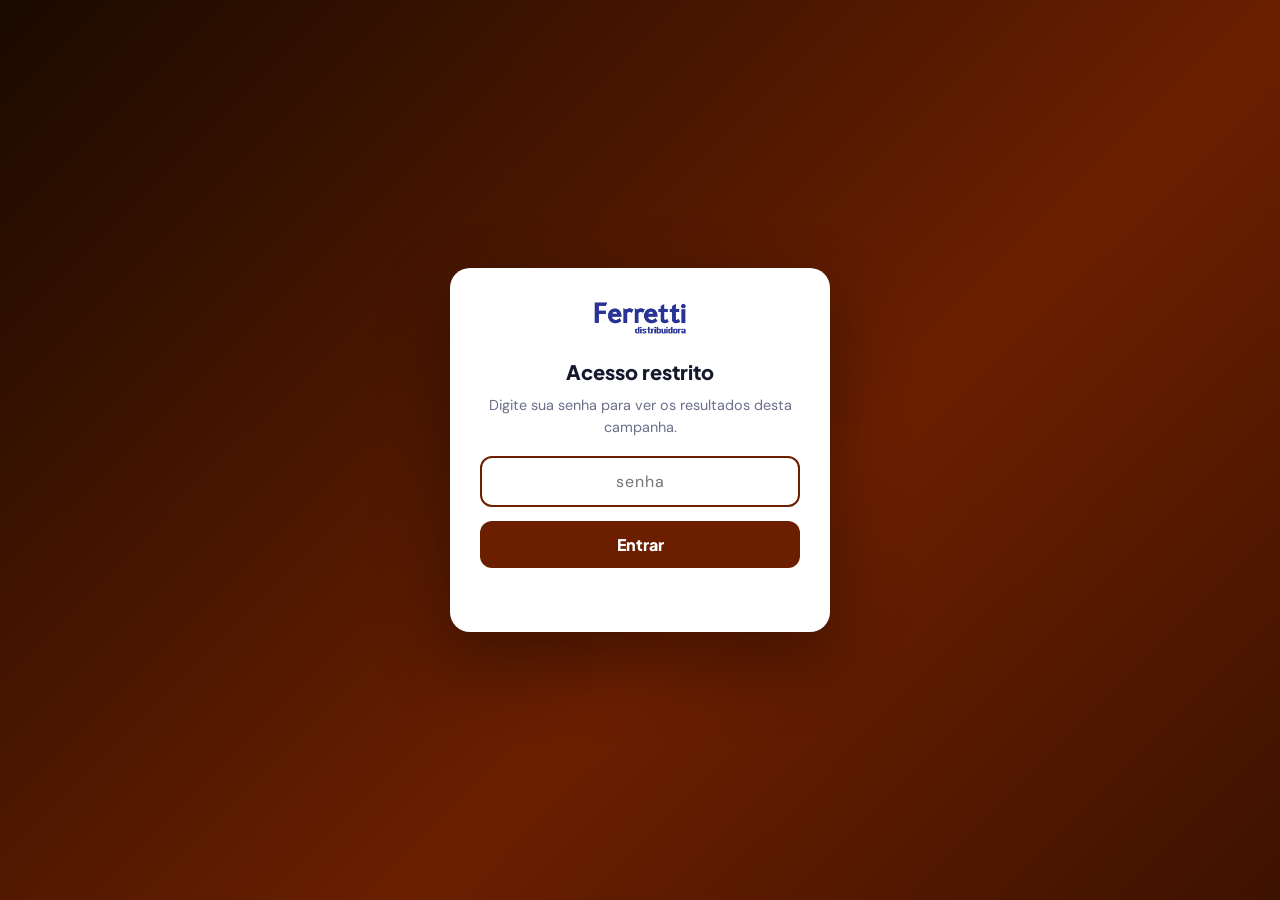
<file: campanhas/dkt-julho-agosto-2026.html>
<!DOCTYPE html>
<html lang="pt-BR">
<head>
<meta charset="UTF-8" />
<meta name="viewport" content="width=device-width, initial-scale=1.0" />
<title>Campanha DKT — Time de Vendas — Julho/Agosto 2026 | Ferretti</title>
<script>(function(){try{if(localStorage.getItem('ferretti-theme')==='dark')document.documentElement.setAttribute('data-theme','dark');}catch(e){}})();</script>
<link href="https://fonts.googleapis.com/css2?family=Plus+Jakarta+Sans:wght@500;600;700;800&family=DM+Sans:wght@400;500;700&display=swap" rel="stylesheet" />
<style>
*,*::before,*::after{box-sizing:border-box;margin:0;padding:0}
:root{
  --azul:#2B2FA8; --azul-2:#3a3fd0; --azul-dark:#1c1f78;
  --verde:#34c759; --verde-2:#28a745;
  --ouro:#f5b942; --laranja:#ff6b35;
  --bg:#f4f6fb; --card:#ffffff; --ink:#16182e; --muted:#6b6f8a; --line:#e7eaf3;
}
body{font-family:'DM Sans',system-ui,sans-serif;background:var(--bg);color:var(--ink);line-height:1.5}
.wrap{max-width:1080px;margin:0 auto;padding:0 18px}
a{color:inherit}

header{background:linear-gradient(135deg,#1a0a00,#3d1200 55%,#6b1f00);color:#fff;padding:30px 0 90px;position:relative;overflow:hidden}
header::after{content:"";position:absolute;right:-80px;top:-80px;width:320px;height:320px;border:40px solid rgba(255,255,255,.06);border-radius:50%}
.topbar{display:flex;align-items:center;justify-content:space-between;gap:16px;flex-wrap:wrap}
.brand{height:38px}
.back{font-family:'Plus Jakarta Sans';font-size:.85rem;font-weight:600;color:#ffcfb0;text-decoration:none;background:rgba(255,255,255,.12);padding:8px 14px;border-radius:999px}
.partner{display:inline-flex;align-items:center;gap:8px;font-family:'Plus Jakarta Sans';font-weight:700;letter-spacing:.5px;background:rgba(255,255,255,.14);padding:6px 14px;border-radius:999px;font-size:.8rem;margin-top:26px}
.partner .dot{width:9px;height:9px;border-radius:50%;background:var(--verde)}
h1.title{font-family:'Plus Jakarta Sans';font-weight:800;font-size:clamp(1.9rem,5vw,3rem);margin-top:14px;line-height:1.05}
.subtitle{color:#ffd4ba;font-size:1.05rem;margin-top:8px;max-width:680px}

.facts{display:grid;grid-template-columns:repeat(auto-fit,minmax(150px,1fr));gap:14px;margin-top:-58px;position:relative;z-index:2}
.fact{background:var(--card);border-radius:16px;padding:16px 18px;box-shadow:0 12px 30px rgba(20,24,60,.10);border:1px solid var(--line)}
.fact .lbl{font-size:.72rem;text-transform:uppercase;letter-spacing:.8px;color:var(--muted);font-weight:700}
.fact .val{font-family:'Plus Jakarta Sans';font-weight:800;font-size:1.18rem;margin-top:5px}
.fact .val.small{font-size:1rem}
.fact.live .val{color:var(--verde-2)}

section{margin-top:42px}
h2{font-family:'Plus Jakarta Sans';font-weight:800;font-size:1.45rem;display:flex;align-items:center;gap:10px}
h2 .bar{width:6px;height:24px;border-radius:6px;background:var(--azul)}
.lead{color:var(--muted);margin-top:6px;margin-bottom:18px}

.mods{display:grid;grid-template-columns:repeat(auto-fit,minmax(260px,1fr));gap:16px}
.mod{background:var(--card);border:1px solid var(--line);border-radius:18px;padding:22px;position:relative;overflow:hidden}
.mod::before{content:"";position:absolute;left:0;top:0;bottom:0;width:6px;background:var(--azul)}
.mod.m2::before{background:var(--ouro)}.mod.m3::before{background:var(--laranja)}.mod.mcc::before{background:#be123c}
.mod .tag{font-size:.7rem;font-weight:700;letter-spacing:.6px;text-transform:uppercase;color:var(--azul);background:#eef0ff;padding:4px 10px;border-radius:999px;display:inline-block}
.mod.m2 .tag{color:#a5740a;background:#fff6e2}.mod.m3 .tag{color:#c2410c;background:#ffefe8}.mod.mcc .tag{color:#9f1239;background:#ffe4e6}
.mod h3{font-family:'Plus Jakarta Sans';font-weight:800;font-size:1.1rem;margin:12px 0 6px}
.mod p{color:var(--muted);font-size:.95rem}

.tiers{margin-top:18px;background:var(--card);border:1px solid var(--line);border-radius:18px;overflow:hidden;overflow-x:auto}
.tiers table{width:100%;border-collapse:collapse;min-width:320px}
.tiers th{background:#6b1f00;color:#fff;font-family:'Plus Jakarta Sans';font-size:.8rem;text-align:left;padding:12px 18px;letter-spacing:.4px}
.tiers td{padding:11px 18px;border-top:1px solid var(--line);font-size:.95rem}
.tiers tr:nth-child(even) td{background:#fafbff}
.tiers .premio{font-family:'Plus Jakarta Sans';font-weight:800;color:var(--verde-2)}
.tiers .prod{font-family:'Plus Jakarta Sans';font-weight:700}
.tiers tr.hl td{background:#fff1f2}

.tbl{background:var(--card);border:1px solid var(--line);border-radius:18px;overflow:hidden;overflow-x:auto}
.tbl table{width:100%;border-collapse:collapse;min-width:540px}
.tbl th{background:#f0f2fb;text-align:left;padding:12px 16px;font-family:'Plus Jakarta Sans';font-size:.78rem;text-transform:uppercase;letter-spacing:.5px;color:var(--muted)}
.tbl td{padding:11px 16px;border-top:1px solid var(--line);font-size:.92rem}
.tbl tr.win td{background:#f3fff7}
.tbl .pos{color:var(--muted);font-weight:700;width:42px}
.tbl .nm{font-family:'Plus Jakarta Sans';font-weight:700}
.tbl .reg{font-size:.78rem;color:#fff;padding:3px 9px;border-radius:999px;background:var(--azul);display:inline-block}
.tbl .reg.NORDESTE{background:#0e7490}.tbl .reg.SUL{background:#7c3aed}.tbl .reg.GERÊNCIA,.tbl .reg.GERENCIA{background:#475569}
.tbl .v{font-variant-numeric:tabular-nums}
.tbl .p{font-family:'Plus Jakarta Sans';font-weight:800;color:var(--verde-2);font-variant-numeric:tabular-nums}
.tbl .p.prev{color:var(--muted);font-weight:700}
.tbl .p.zero{color:var(--muted);font-weight:600}
.muted-row td{color:var(--muted)}
.tbl tr.total-row td{background:#eef0ff;font-weight:800;border-top:2px solid var(--azul)}

.cc-card{background:var(--card);border:2px solid #ffe4e6;border-radius:18px;padding:22px;margin-top:16px}
.cc-card h3{font-family:'Plus Jakarta Sans';font-weight:800;font-size:1.1rem;color:#9f1239}
.cc-card p{color:var(--muted);margin-top:6px;font-size:.95rem}
.cc-stat{display:grid;grid-template-columns:repeat(auto-fit,minmax(140px,1fr));gap:12px;margin-top:16px}
.cc-stat .box{background:#fff1f2;border-radius:12px;padding:14px;text-align:center}
.cc-stat .box .lbl{font-size:.75rem;text-transform:uppercase;letter-spacing:.6px;color:#be123c;font-weight:700}
.cc-stat .box .val{font-family:'Plus Jakarta Sans';font-weight:800;font-size:1.3rem;margin-top:4px}

.reg-grid{display:grid;grid-template-columns:repeat(auto-fit,minmax(280px,1fr));gap:16px}
.note{background:#eef0ff;border:1px solid #d9ddff;border-radius:14px;padding:14px 18px;color:#2f3470;font-size:.92rem;margin-top:14px}
.callout{margin-top:18px;background:#fff7e6;border:1px solid #fde68a;border-radius:18px;padding:18px 22px;color:#78350f}
.callout b{font-family:'Plus Jakarta Sans'}

.pod-wrap{display:grid;grid-template-columns:repeat(auto-fit,minmax(200px,1fr));gap:16px;margin-top:16px}
.pod{background:var(--card);border:1px solid var(--line);border-radius:18px;padding:22px;text-align:center}
.pod.p1{border-color:var(--ouro);box-shadow:0 0 0 2px var(--ouro)}
.pod .medal{font-size:2rem;margin-bottom:8px}
.pod .nome{font-family:'Plus Jakarta Sans';font-weight:800;font-size:1.1rem}
.pod .setor{font-size:.82rem;color:var(--muted);margin-top:4px}
.pod .vlr{font-size:.9rem;font-weight:700;margin-top:8px}
.pod .prm{font-family:'Plus Jakarta Sans';font-weight:800;color:var(--verde-2);font-size:1.1rem;margin-top:4px}

footer{margin-top:54px;padding:30px 0 50px;color:var(--muted);font-size:.85rem;text-align:center;border-top:1px solid var(--line)}

body.locked{overflow:hidden}
#gate{position:fixed;inset:0;z-index:1000;background:linear-gradient(135deg,#1a0a00,#6b1f00 60%,#3d1200);display:flex;align-items:center;justify-content:center;padding:20px}
#gate.hidden{display:none}
.gatebox{background:#fff;border-radius:20px;padding:34px 30px;max-width:380px;width:100%;box-shadow:0 30px 70px rgba(0,0,0,.35);text-align:center}
.gatebox img{height:32px;margin-bottom:16px}
.gatebox h2{display:block;font-family:'Plus Jakarta Sans';font-weight:800;font-size:1.25rem}
.gatebox p{color:var(--muted);font-size:.9rem;margin:8px 0 18px}
.gatebox input{width:100%;padding:13px 16px;border:2px solid var(--line);border-radius:12px;font-size:1rem;font-family:'DM Sans';text-align:center;letter-spacing:1px}
.gatebox input:focus{outline:none;border-color:#6b1f00}
.gatebox button{width:100%;margin-top:14px;padding:13px;border:none;border-radius:12px;background:#6b1f00;color:#fff;font-family:'Plus Jakarta Sans';font-weight:800;font-size:1rem;cursor:pointer}
.gatebox button:hover{background:#3d1200}
.gateerr{color:#d33;font-size:.85rem;margin-top:12px;min-height:18px;font-weight:600}
#scopeBar{display:none;align-items:center;justify-content:space-between;gap:12px;background:#eef0ff;border:1px solid #d9ddff;border-radius:14px;padding:10px 16px;margin-top:22px;font-size:.9rem;color:#2f3470}
#scopeBar b{font-family:'Plus Jakarta Sans'}
#scopeBar button{background:none;border:none;color:var(--azul);font-weight:700;cursor:pointer;font-family:'Plus Jakarta Sans';font-size:.85rem}
.scope-actions{display:flex;align-items:center;gap:14px;flex-wrap:wrap}
#scopeBar #exportBtn{background:var(--verde-2);color:#fff;padding:8px 15px;border-radius:999px;display:inline-flex;align-items:center;gap:6px}
#scopeBar #exportBtn:hover{filter:brightness(.94)}
#scopeBar #exportBtn[disabled]{opacity:.6;cursor:progress}

.topbar-actions{display:flex;align-items:center;gap:10px;flex-wrap:wrap}
.themebtn{display:inline-flex;align-items:center;gap:6px;font-family:'Plus Jakarta Sans';font-size:.85rem;font-weight:600;color:#fff;background:rgba(255,255,255,.14);border:none;padding:8px 14px;border-radius:999px;cursor:pointer}
.themebtn:hover{background:rgba(255,255,255,.26)}

:root[data-theme="dark"]{--bg:#0e1018;--card:#181b27;--ink:#eceef6;--muted:#9aa0bd;--line:#2a2f42;--verde-2:#34d36b}
[data-theme="dark"] .fact{box-shadow:0 12px 30px rgba(0,0,0,.45)}
[data-theme="dark"] .tiers tr:nth-child(even) td{background:#1e2230}
[data-theme="dark"] .tiers tr.hl td{background:#2a1215}
[data-theme="dark"] .tbl th{background:#1e2230;color:var(--muted)}
[data-theme="dark"] .tbl tr.win td{background:#15241a}
[data-theme="dark"] .tbl tr.total-row td{background:#1b2040}
[data-theme="dark"] .note{background:#1b2030;border-color:#2a2f42;color:#c9cee6}
[data-theme="dark"] #scopeBar{background:#1b2030;border-color:#2a2f42;color:#c9cee6}
[data-theme="dark"] #scopeBar button{color:#8b8fff}
[data-theme="dark"] .mod .tag{background:#23283a;color:#aeb4ff}
[data-theme="dark"] .mod.m2 .tag{background:#2e2718;color:#f0c46a}
[data-theme="dark"] .mod.m3 .tag{background:#2e2018;color:#ff9e7a}
[data-theme="dark"] .mod.mcc .tag{background:#2a1215;color:#fda4af}
[data-theme="dark"] .cc-card{border-color:#4a1525;background:#1e1015}
[data-theme="dark"] .cc-stat .box{background:#2a1215}
[data-theme="dark"] .callout{background:#2a1f00;border-color:#78350f;color:#fde68a}
.gatebox{background:var(--card)}.gatebox input{background:var(--card);color:var(--ink)}
</style>
</head>
<body class="locked">
<div id="gate">
  <div class="gatebox">
    <img src="../assets/ferretti-azul.png" alt="Ferretti distribuidora" />
    <h2>Acesso restrito</h2>
    <p>Digite sua senha para ver os resultados desta campanha.</p>
    <input id="gateInput" type="password" placeholder="senha" autocomplete="off" autocapitalize="off" spellcheck="false" />
    <button id="gateBtn">Entrar</button>
    <div class="gateerr" id="gateErr"></div>
  </div>
</div>

<header>
  <div class="wrap">
    <div class="topbar">
      <img class="brand" src="../assets/ferretti-branco.png" alt="Ferretti distribuidora" />
      <div class="topbar-actions">
        <button id="themeBtn" class="themebtn" type="button"></button>
        <a class="back" href="../index.html">← Todas as campanhas</a>
      </div>
    </div>
    <div class="partner"><span class="dot"></span><span id="hPartner"></span></div>
    <h1 class="title" id="hTitle"></h1>
    <p class="subtitle" id="hSub"></p>
  </div>
</header>

<div class="wrap">
  <div class="facts" id="facts"></div>
  <div id="scopeBar">
    <span>Acesso: <b id="scopeLbl"></b></span>
    <span class="scope-actions">
      <button id="exportBtn" type="button">⬇ Baixar resultado (.xlsx)</button>
      <button id="finBtn" type="button" style="display:none">📑 Planilha do financeiro</button>
      <button id="scopeChange">trocar senha</button>
    </span>
  </div>

  <section>
    <h2><span class="bar"></span>Como funciona</h2>
    <div class="mods" id="mods"></div>
    <div id="tiersWrap"></div>
  </section>

  <section id="rankSec">
    <h2><span class="bar"></span>Ranking de Positivações</h2>
    <p class="lead" id="rankLead">Classificação pelo número de clientes positivados (pedido com no mínimo 3 SKUs Prudence). Prêmio de <strong>R$ 20,00</strong> por positivação realizada.</p>
    <div class="tbl">
      <table>
        <thead>
          <tr>
            <th class="pos">#</th>
            <th>Vendedor</th>
            <th>Regional</th>
            <th>Setor</th>
            <th style="text-align:right">Positivações</th>
            <th style="text-align:right">Prêmio previsto</th>
          </tr>
        </thead>
        <tbody id="rankBody"></tbody>
      </table>
    </div>
  </section>

  <section id="podiumSec" style="display:none">
    <h2><span class="bar"></span>Pódio</h2>
    <div class="pod-wrap" id="podium"></div>
  </section>

  <section id="ccSec" style="display:none">
    <h2><span class="bar"></span>Contas Chaves — Premiação por Dúzias</h2>
    <p class="lead">Premiação independente para o Setor Contas Chaves, baseada em volume de dúzias vendidas no bimestre.</p>
    <div class="tiers">
      <table>
        <thead><tr><th>Volume de dúzias no bimestre</th><th style="text-align:right">Prêmio</th></tr></thead>
        <tbody id="ccTiers"></tbody>
      </table>
    </div>
    <div id="ccResult"></div>
  </section>

  <section id="regSec" style="display:none">
    <h2><span class="bar"></span>Prêmio dos Supervisores</h2>
    <p class="lead">O supervisor cuja equipe atingir o maior número de positivações (mínimo de 100 clientes com 3 SKUs) recebe o 1º prêmio; o 2º lugar recebe o 2º prêmio.</p>
    <div class="reg-grid" id="regGrid"></div>
    <div class="note">Requisito mínimo: a equipe deve ter positivado ao menos <strong>100 clientes</strong> com 3 SKUs Prudence para o supervisor concorrer ao prêmio.</div>
  </section>
</div>

<footer>
  <div class="wrap">
    <p id="fPay"></p>
    <p style="margin-top:6px">Ferretti distribuidora · Campanhas de vendas · Uso interno</p>
  </div>
</footer>

<script src="../financeiro.js"></script>
<script>
const CAMPANHA = {
  parceiro: "DKT / Prudence",
  titulo: "Campanha DKT — Time de Vendas",
  subtitulo: "R$ 20,00 por positivação de cliente (mínimo 3 SKUs Prudence por pedido). Contas Chaves com premiação por dúzias. Supervisores competem pelo maior número de positivações da equipe.",
  periodo: "Julho e Agosto / 2026",
  inicio: "01/07/2026",
  termino: "31/08/2026",
  gatilho: "Mínimo 3 SKUs Prudence por cliente para contar 1 positivação",
  premioMinimo: "R$ 200,00",
  pagamento: "20/09/2026 — no Cartão Alelo Premiação",
  resultadoAte: "03/08/2026 08:00",
  atualizadoEm: "03/08/2026",

  // R$ por positivação (cliente com ≥ 3 SKUs Prudence)
  premioPos: 20,

  // Contas Chaves: premiação por dúzias vendidas no bimestre
  contaChaves: [
    { duzia: 240, premio: 1000 },
    { duzia: 270, premio: 1500 }
  ],

  // Supervisores: maior nº positivações da equipe (mín 100 clientes)
  premiosGestor: [1500, 750],
  gatilhoGestor: 100,

  modalidades: [
    { classe:"m1", nivel:1, notCC:true, tag:"Vendedor", titulo:"R$ 20,00 por Positivação",
      texto:"Cada cliente atendido com pedido contendo no mínimo 3 SKUs Prudence conta como 1 positivação. Prêmio de R$ 20,00 por positivação — sem limite de quantidade no bimestre (01/07 a 31/08/2026)." },
    { classe:"mcc", nivel:1, cc:true, tag:"Contas Chaves", titulo:"Premiação por Dúzias",
      texto:"O Setor Contas Chaves tem premiação própria por volume de dúzias vendidas no bimestre: a partir de 240 dúzias = R$ 1.000,00; a partir de 270 dúzias = R$ 1.500,00." },
    { classe:"m2", nivel:2, tag:"Supervisor", titulo:"Maior Número de Positivações da Equipe",
      texto:"O supervisor cuja equipe alcançar o maior número de clientes positivados com 3 SKUs Prudence (mínimo de 100 clientes) recebe o 1º prêmio (R$ 1.500,00); o 2º supervisor recebe R$ 750,00." }
  ],

  ranking: [
    {nome:"MARIÂNGELA", regional:"SUL", setor:"S.J. dos Campos", positivacoes:10, premio:200},
    {nome:"KARINA", regional:"SUL", setor:"Caraguatatuba", positivacoes:7, premio:0},
    {nome:"MAIRA", regional:"NORDESTE", setor:"Americana", positivacoes:6, premio:0},
    {nome:"RACHEL", regional:"NORDESTE", setor:"Circuito", positivacoes:4, premio:0},
    {nome:"EUGÊNIO", regional:"SUL", setor:"Atibaia", positivacoes:3, premio:0},
    {nome:"LUCAS", regional:"SUL", setor:"Indaiatuba", positivacoes:1, premio:0},
    {nome:"CASTRO", regional:"SUL", setor:"Jundiaí", positivacoes:1, premio:0},
    {nome:"BRAGATTO", regional:"NORDESTE", setor:"São Carlos", positivacoes:1, premio:0},
    {nome:"COMINATO", regional:"NORDESTE", setor:"Setor Piracicaba", positivacoes:1, premio:0},
    {nome:"MAURÍCIO", regional:"SUL", setor:"Sorocaba", positivacoes:0, premio:0},
    {nome:"NELSON", regional:"SUL", setor:"Itapetininga", positivacoes:0, premio:0},
    {nome:"FERNANDO", regional:"NORDESTE", setor:"Ribeirão Preto", positivacoes:0, premio:0},
    {nome:"ALAN", regional:"SUL", setor:"Campinas Norte", positivacoes:0, premio:0},
    {nome:"LUIS", regional:"NORDESTE", setor:"Franca", positivacoes:0, premio:0},
    {nome:"COSTINHA", regional:"NORDESTE", setor:"Rio Claro", positivacoes:0, premio:0},
    {nome:"CELIA", regional:"NORDESTE", setor:"S.J. Boa Vista", positivacoes:0, premio:0}
  ],
  rankCC: null,    // {duziasVendidas, premio} — apurado separado
  regionais: [
    {regional:"SUL", positivacoes:22, premio:0},
    {regional:"NORDESTE", positivacoes:12, premio:0}
  ]
};

const brl = v => (v||0).toLocaleString('pt-BR',{style:'currency',currency:'BRL'});
const C = CAMPANHA;
let LAST_VIEW = null;

document.getElementById('hPartner').textContent = C.parceiro;
document.getElementById('hTitle').textContent = C.titulo + ' — ' + C.periodo;
document.getElementById('hSub').textContent = C.subtitulo;

document.getElementById('facts').innerHTML = [
  ['Período', C.inicio + ' a ' + C.termino, ''],
  ['Prêmio mínimo', C.premioMinimo, ''],
  ['Pagamento previsto', C.pagamento, 'small'],
  ['Resultado apurado até', C.resultadoAte, 'live']
].map(f=>`<div class="fact ${f[2]==='live'?'live':''}"><div class="lbl">${f[0]}</div><div class="val ${f[2]==='small'?'small':''}">${f[1]}</div></div>`).join('');

document.getElementById('fPay').textContent = 'Pagamento: ' + C.pagamento + '.';

// Monta tabela de faixas de Contas Chaves
document.getElementById('ccTiers').innerHTML = C.contaChaves.map(t=>
  `<tr class="hl"><td class="prod">A partir de ${t.duzia} dúzias</td><td class="premio" style="text-align:right">${brl(t.premio)}</td></tr>`
).join('');

function renderTiersWrap(nivel, showCC) {
  let html = '';

  // Info positivação — todos veem
  html += `<div class="callout">💡 <b>Como funciona:</b> cada cliente que fizer um pedido contendo no mínimo <b>3 SKUs Prudence</b> conta como <b>1 positivação</b> para o vendedor. Prêmio de <b>R$ 20,00 por positivação</b> — sem limite máximo. Pagamento via <b>Cartão Alelo Premiação</b>.</div>`;

  // Contas Chaves — somente para cc e nivel 3
  if (showCC) {
    html += `<p class="lead" style="margin-top:24px;margin-bottom:8px;font-weight:700;color:var(--ink)">Prêmio Contas Chaves — por dúzias no bimestre</p>
    <div class="tiers"><table><thead><tr><th>Volume de dúzias</th><th style="text-align:right">Prêmio</th></tr></thead><tbody>` +
    C.contaChaves.map(t=>`<tr class="hl"><td class="prod">A partir de ${t.duzia} dúzias</td><td class="premio" style="text-align:right">${brl(t.premio)}</td></tr>`).join('') +
    `</tbody></table></div>`;
  }

  // Gestores — nivel 2+
  if (nivel >= 2) {
    html += `<p class="lead" style="margin-top:24px;margin-bottom:8px;font-weight:700;color:var(--ink)">Prêmio dos supervisores</p>
    <div class="tiers"><table><thead><tr><th>Classificação (maior nº positivações da equipe)</th><th style="text-align:right">Prêmio</th></tr></thead><tbody>` +
    C.premiosGestor.map((p,i)=>`<tr class="hl"><td class="prod">${i+1}º Supervisor (equipe com mais positivações)</td><td class="premio" style="text-align:right">${brl(p)}</td></tr>`).join('') +
    `<tr><td colspan="2" style="font-size:.82rem;color:var(--muted);padding:10px 18px">Requisito mínimo: equipe deve ter positivado ao menos ${C.gatilhoGestor} clientes</td></tr>
    </tbody></table></div>`;
  }

  document.getElementById('tiersWrap').innerHTML = html;
}

const _norm = s => (s||'').toString().toLowerCase().normalize('NFD').replace(/[̀-ͯ]/g,'').replace(/[^a-z0-9]/g,'');
function regBadge(reg){ return `<span class="reg ${(reg||'').replace(/[^A-Z]/gi,'').toUpperCase()}">${reg||'—'}</span>`; }

function renderResultados(rank, regs, nivel, showCC) {
  // Pódio (nivel >= 3)
  const podSec = document.getElementById('podiumSec');
  const sorted = [...rank].sort((a,b)=>(b.positivacoes||0)-(a.positivacoes||0));

  if (nivel >= 3 && sorted.filter(r=>(r.positivacoes||0)>0).length) {
    podSec.style.display = '';
    const top3 = sorted.filter(r=>(r.positivacoes||0)>0).slice(0,3);
    const order = top3.length===3 ? [1,0,2] : [...Array(top3.length).keys()];
    document.getElementById('podium').innerHTML = order.map(i=>{
      const r=top3[i]; if(!r) return '';
      return `<div class="pod p${i+1}"><div class="medal">${['🥇','🥈','🥉'][i]}</div><div class="nome">${r.nome}</div><div class="setor">${r.setor} · ${r.regional}</div><div class="vlr">${r.positivacoes} positivações</div><div class="prm">${brl(r.positivacoes*C.premioPos)}</div></div>`;
    }).join('');
  } else { podSec.style.display = 'none'; }

  // Ranking
  const totPos = sorted.reduce((s,r)=>s+(r.positivacoes||0),0);
  const totPrem = totPos * C.premioPos;
  const totRow = sorted.length ? `<tr class="total-row"><td></td><td colspan="3">TOTAL · ${sorted.length} ${sorted.length===1?'setor':'setores'}</td><td style="text-align:right"><strong>${totPos}</strong></td><td class="p" style="text-align:right">${brl(totPrem)}</td></tr>` : '';
  document.getElementById('rankBody').innerHTML = sorted.length
    ? sorted.map((r,i)=>{
        const prm = (r.positivacoes||0) * C.premioPos;
        return `<tr class="${(r.positivacoes||0)>0?'win':'muted-row'}">
          <td class="pos">${i+1}</td><td class="nm">${r.nome}</td>
          <td>${regBadge(r.regional)}</td><td>${r.setor}</td>
          <td class="v" style="text-align:right"><strong>${r.positivacoes||0}</strong></td>
          <td class="p prev" style="text-align:right">${prm>0?brl(prm)+'&nbsp;✱':'—'}</td>
        </tr>`;
      }).join('') + totRow
    : `<tr><td colspan="6" style="text-align:center;color:var(--muted);padding:22px">Aguardando dados do Analytics — volte em breve.</td></tr>`;

  // Contas Chaves section
  const ccSec = document.getElementById('ccSec');
  if (showCC) {
    ccSec.style.display = '';
    const cc = C.rankCC;
    document.getElementById('ccResult').innerHTML = cc
      ? `<div class="cc-card"><h3>Resultado apurado</h3><p>Dúzias vendidas no bimestre: <strong>${cc.duziasVendidas}</strong></p><div class="cc-stat"><div class="box"><div class="lbl">Dúzias</div><div class="val">${cc.duziasVendidas}</div></div><div class="box"><div class="lbl">Prêmio</div><div class="val" style="color:var(--verde-2)">${brl(cc.premio)}</div></div></div></div>`
      : `<div class="note" style="margin-top:14px">Aguardando apuração das dúzias vendidas no bimestre.</div>`;
  } else { ccSec.style.display = 'none'; }

  // Regionais / supervisores (nivel >= 2)
  const regSec = document.getElementById('regSec');
  if (nivel >= 2 && regs.length) {
    regSec.style.display = '';
    const sortedRegs = [...regs].sort((a,b)=>(b.positivacoes||0)-(a.positivacoes||0));
    document.getElementById('regGrid').innerHTML = sortedRegs.map((r,i)=>{
      const elegivel = (r.positivacoes||0) >= C.gatilhoGestor;
      return `<div class="mod ${i===0?'m1':'m2'}">
        <span class="tag">${i+1}º Supervisor</span>
        <h3>Regional ${r.regional}</h3>
        <p>Positivações da equipe: <strong>${r.positivacoes||0}</strong><br>
        ${elegivel?'':'<span style="color:#e0405a">Abaixo do mínimo de '+C.gatilhoGestor+' positivações</span><br>'}
        Prêmio: <strong style="color:${(r.premio||0)>0?'#28a745':'#6b6f8a'}">${(r.premio||0)>0?brl(r.premio):'Sem prêmio'}</strong></p>
      </div>`;
    }).join('');
  } else { regSec.style.display = 'none'; }
}

function applyScope(acc) {
  const nivel = acc.tipo==='setor' ? 1 : (acc.tipo==='regional' ? 2 : 3);
  const showCC = (acc.tipo==='setor' && _norm(acc.valor)===_norm('Contas Chaves')) || acc.tipo==='todos';

  renderTiersWrap(nivel, showCC);

  const mecLead = document.getElementById('mecLead');
  if (mecLead) { mecLead.textContent=''; mecLead.style.display='none'; }
  const isCC = acc.tipo==='setor' && _norm(acc.valor)===_norm('Contas Chaves');
  document.getElementById('mods').innerHTML = C.modalidades
    .filter(m => (m.nivel||1)<=nivel && (!m.cc || showCC) && (!m.notCC || !isCC))
    .map(m=>`<div class="mod ${m.classe}"><span class="tag">${m.tag}</span><h3>${m.titulo}</h3><p>${m.texto}</p></div>`)
    .join('');

  // Contas Chaves não aparece no ranking geral
  let rank = C.ranking, regs = [];
  if (acc.tipo==='regional') {
    rank = C.ranking.filter(r=>_norm(r.regional)===_norm(acc.valor));
    regs = C.regionais.filter(r=>_norm(r.regional)===_norm(acc.valor));
  } else if (acc.tipo==='setor') {
    if (_norm(acc.valor)===_norm('Contas Chaves')) {
      rank = [];  // CC não está no ranking geral de positivações
    } else {
      rank = C.ranking.filter(r=>_norm(r.setor)===_norm(acc.valor));
    }
    regs = [];
  } else {
    regs = C.regionais;
  }

  // Oculta seção de ranking se CC (que só vê sua seção própria)
  const rankSec = document.getElementById('rankSec');
  if (acc.tipo==='setor' && _norm(acc.valor)===_norm('Contas Chaves')) {
    rankSec.style.display = 'none';
  } else {
    rankSec.style.display = '';
  }

  renderResultados(rank, regs, nivel, showCC);
  LAST_VIEW = { rank, regs, nivel, acc, showCC };
  document.getElementById('scopeLbl').textContent = acc.label;
  document.getElementById('scopeBar').style.display = 'flex';
  const finBtn = document.getElementById('finBtn');
  if (finBtn) finBtn.style.display = acc.fin ? '' : 'none';
}

// ===== Controle de acesso =====
const ACESSOS = [
  {h:"15f54d41cbfe598bd87f5109489c4f435db816e9e5ea1d14f335aa742671786b", tipo:"todos", fin:true, label:"Gil"},
  {h:"a4f55b36371b2ab32db9278b6d593df4157c2ea7b5b50c32a5eac40b94afe582", tipo:"todos", fin:true, label:"Guilherme"},
  {h:"8f21a995f2b3c950e6ebb59612a0edb6b534a4ea41a1c602393a5417e0a25876", tipo:"todos", fin:true, label:"Marcio"},
  {h:"6a88e91d86f376c4692a3f0cbb4d98fc910d89375bee43e569b450000e362327", tipo:"todos", label:"Paulo"},
  {h:"f6cebde0a8a3a1cf6b24725a398e833c4493be02894e91c7fb658b1d5d0e315f", tipo:"todos", label:"Marcelo"},
  {h:"4f8e6e70b40a293f8cb6c183b20adbca7769d9b423c6fb1f28716b24923be82d", tipo:"todos", label:"Marcelo"},
  {h:"5e8603b463a25e63cc6789221b8a0fa98d9fcaf55c2a2b13739ee439eb61e808", tipo:"regional", valor:"NORDESTE", label:"Regional Nordeste"},
  {h:"d4a54a000a6ecff9b501ad659c1664a1a8866fb1a00a6af532c7512688f0db0e", tipo:"regional", valor:"SUL", label:"Regional Sul (Sudeste)"},
  {h:"8ab47043ad92392d258a36eaec504a05147d1b3a8ac55cca94009c0debf06426", tipo:"setor", valor:"Contas Chaves", label:"Setor Contas Chaves"},
  {h:"01909b4e129d72d9db19134cdedc4f73c5c6315e6b84553707e7ff94370d7bb9", tipo:"setor", valor:"Americana", label:"Setor Americana"},
  {h:"c6d8f738079870511501f4aa74c7b2f6bc3bbe262a035cf8956242692c0ef9b5", tipo:"setor", valor:"Atibaia", label:"Setor Atibaia"},
  {h:"5a7e7651a1bce6ec1f356f8874f063fc81b8c1fbf6e57fda545131172095fbd4", tipo:"setor", valor:"Atibaia", label:"Setor Atibaia"},
  {h:"ea5acf9a963a80b8ba33710b18e2cdbf2db4b2858987b82685363758ca48d6b8", tipo:"setor", valor:"Campinas Norte", label:"Setor Campinas Norte"},
  {h:"4c088950123b752060624127c337560aaebfe6be6fc11f01f67fae2acda9de40", tipo:"setor", valor:"Caraguatatuba", label:"Setor Caraguatatuba"},
  {h:"53b55f1377f1fa45810768196a01c492ac8bf6b2fd0b05706b1c8a1d6e01e6ba", tipo:"setor", valor:"Circuito", label:"Setor Circuito"},
  {h:"d98135ca1d750b3f6c8e054bf7c8715a3ca3c3322ebaef1ea144a43816b2152c", tipo:"setor", valor:"Franca", label:"Setor Franca"},
  {h:"d06a367d0e7166b6d56ba87061f08d6521f7ad5877c8526c01edde2d704e87af", tipo:"setor", valor:"Indaiatuba", label:"Setor Indaiatuba"},
  {h:"aa6a30d680926db949ed121bcf74d53eb68030ae1028fb6021ce18cf27fcc69c", tipo:"setor", valor:"Itapetininga", label:"Setor Itapetininga"},
  {h:"861198c33307530a47dc5d9ba0ee6eb2d9dd78e84af5f609d452ac6a6e7a2345", tipo:"setor", valor:"Jundiaí", label:"Setor Jundiaí"},
  {h:"a1cf8577996d9ff33591000ccf6eadde5e84db9d51dea8f8b1edbd773c60d98f", tipo:"setor", valor:"Ribeirão Preto", label:"Setor Ribeirão Preto"},
  {h:"b7f6fe70090f351bf045415bf09024106046f6a537b454d1c39cfefdeb95a323", tipo:"setor", valor:"Rio Claro", label:"Setor Rio Claro"},
  {h:"570e2beb91e359ecde788f49d8f9f8e48f144ceb9f6cc4044d682d952290a4f4", tipo:"setor", valor:"S.J. Boa Vista", label:"Setor S.J. Boa Vista"},
  {h:"69158fc95d6df989e0fa7edb6f3c64a05cc3ac438e7b9dea1e0382bbba7e3119", tipo:"setor", valor:"S.J. dos Campos", label:"Setor S.J. dos Campos"},
  {h:"04635bde2d0aa9e1b0a5c84ed736678c1c9101bfd9f9d941db352c2e9e241b5f", tipo:"setor", valor:"São Carlos", label:"Setor São Carlos"},
  {h:"0efff8a041272fc596754a93c5c1dc39069bb78b0ed855918deeb8b1afaef64a", tipo:"setor", valor:"Setor Piracicaba", label:"Setor Piracicaba"},
  {h:"496f31caf7df726ab7ad9d7c84f2abb371f04cef936ea5a2d042289562ee2284", tipo:"setor", valor:"Sorocaba", label:"Setor Sorocaba"}
];

async function _sha256(str){
  const buf=await crypto.subtle.digest('SHA-256',new TextEncoder().encode(str));
  return [...new Uint8Array(buf)].map(b=>b.toString(16).padStart(2,'0')).join('');
}
async function _tryAuth(){
  const err=document.getElementById('gateErr');
  const pwd=(document.getElementById('gateInput').value||'').trim().toLowerCase();
  if(!pwd){err.textContent='Digite a senha.';return;}
  const h=await _sha256(pwd);
  const acc=ACESSOS.find(a=>a.h===h);
  if(!acc){err.textContent='Senha inválida.';return;}
  err.textContent='';
  try{localStorage.setItem('ferretti-campanha-acc',h);}catch(e){}
  applyScope(acc);
  document.body.classList.remove('locked');
  document.getElementById('gate').classList.add('hidden');
}
document.getElementById('gateBtn').addEventListener('click',_tryAuth);
document.getElementById('gateInput').addEventListener('keydown',e=>{if(e.key==='Enter')_tryAuth();});
document.getElementById('scopeChange').addEventListener('click',()=>{try{localStorage.removeItem('ferretti-campanha-acc');}catch(e){}location.reload();});
document.getElementById('gateInput').focus();
(function(){let h='';try{h=localStorage.getItem('ferretti-campanha-acc')||'';}catch(e){}if(!h)return;const acc=ACESSOS.find(a=>a.h===h);if(!acc)return;applyScope(acc);document.body.classList.remove('locked');document.getElementById('gate').classList.add('hidden');})();

// Tema
(function(){const btn=document.getElementById('themeBtn');function upd(){const dk=document.documentElement.getAttribute('data-theme')==='dark';btn.textContent=dk?'☀ Claro':'🌙 Escuro';}upd();btn.addEventListener('click',()=>{const dk=document.documentElement.getAttribute('data-theme')==='dark';document.documentElement.setAttribute('data-theme',dk?'light':'dark');try{localStorage.setItem('ferretti-theme',dk?'light':'dark');}catch(e){}upd();});})();

// ===== Export xlsx =====
let _exceljsPromise=null;
function _loadExcelJS(){
  if(window.ExcelJS)return Promise.resolve();
  if(_exceljsPromise)return _exceljsPromise;
  _exceljsPromise=new Promise((resolve,reject)=>{
    const s=document.createElement('script');
    s.src='https://cdn.jsdelivr.net/npm/exceljs@4.4.0/dist/exceljs.min.js';
    s.onload=()=>resolve();s.onerror=()=>reject(new Error('Sem internet — não foi possível carregar a biblioteca de exportação.'));
    document.head.appendChild(s);
  });
  return _exceljsPromise;
}

async function _buildWorkbook(){
  const view=LAST_VIEW||{rank:C.ranking,regs:C.regionais,nivel:3,acc:{label:'Todos os dados'},showCC:true};
  const AZUL='FF6b1f00',LIGHT='FFFFE4E6',WIN='FFEAFBF0',TOTAL='FFE6ECFF',GREEN='FF1F9D45',MUTED='FF6B6F8A',LINE='FFE0E3F0',RED='FFFAD4D4',REDTX='FFB02A37';
  const FMT_MONEY='"R$"\\ #,##0.00';
  const wb=new ExcelJS.Workbook();wb.creator='Ferretti distribuidora';
  const ws=wb.addWorksheet('Resultado',{views:[{showGridLines:false}],pageSetup:{fitToPage:true,fitToWidth:1,fitToHeight:0,orientation:'portrait'}});
  const widths=[5,24,15,24,16,16,32];widths.forEach((w,i)=>ws.getColumn(i+1).width=w);
  const fill=(cell,argb)=>{cell.fill={type:'pattern',pattern:'solid',fgColor:{argb}};};
  const thin=(cell)=>{const b={style:'thin',color:{argb:LINE}};cell.border={top:b,bottom:b,left:b,right:b};};
  let r=1;
  const mergeAll=(val,opts)=>{ws.mergeCells(r,1,r,7);const c=ws.getCell(r,1);c.value=val;Object.assign(c,opts||{});return c;};

  let c=mergeAll(C.titulo+' — '+C.periodo,{font:{size:16,bold:true,color:{argb:'FFFFFFFF'}},alignment:{vertical:'middle',horizontal:'center'}});
  fill(c,'FF6b1f00');ws.getRow(r).height=28;r++;
  mergeAll('Parceiro: '+C.parceiro+'  ·  Campanha de vendas — Ferretti distribuidora',{font:{italic:true,color:{argb:MUTED}},alignment:{horizontal:'center'}});r+=2;

  [['Período',C.inicio+' a '+C.termino],['Regra de positivação',C.gatilho],['Pagamento previsto',C.pagamento],['Resultado apurado até',C.resultadoAte],['Seu acesso',(view.acc&&view.acc.label)||'Todos os dados']
  ].forEach(([k,v])=>{const a=ws.getCell(r,1);a.value=k;a.font={bold:true};ws.mergeCells(r,2,r,7);ws.getCell(r,2).value=v;r++;});r++;

  ws.mergeCells(r,1,r,7);const sh=ws.getCell(r,1);sh.value='RESULTADO — RANKING DE POSITIVAÇÕES';sh.font={bold:true,size:12,color:{argb:'FFFFFFFF'}};sh.alignment={vertical:'middle'};fill(sh,'FF6b1f00');ws.getRow(r).height=20;r++;
  const head=['#','Vendedor','Regional','Setor','Positivações','Prêmio previsto',''];
  head.forEach((t,i)=>{const cc=ws.getCell(r,i+1);cc.value=t;cc.font={bold:true,color:{argb:'FF6b1f00'}};fill(cc,LIGHT);thin(cc);cc.alignment={horizontal:i>=4?'right':'left'};});r++;

  const rankSorted=[...view.rank].sort((a,b)=>(b.positivacoes||0)-(a.positivacoes||0));
  rankSorted.forEach((rr,i)=>{
    const prm=(rr.positivacoes||0)*C.premioPos;
    const win=(rr.positivacoes||0)>0;
    const vals=[i+1,rr.nome,rr.regional,rr.setor,rr.positivacoes||0,prm,''];
    vals.forEach((v,ci)=>{const cc=ws.getCell(r,ci+1);cc.value=v;thin(cc);cc.alignment={horizontal:ci>=4&&ci<6?'right':'left'};if(win)fill(cc,WIN);else fill(cc,RED);if(ci===5){cc.numFmt=FMT_MONEY;cc.font={bold:true,color:{argb:win?GREEN:MUTED}};}});r++;
  });
  const totPos=rankSorted.reduce((s,rr)=>s+(rr.positivacoes||0),0);
  const totPrem=totPos*C.premioPos;
  ['','TOTAL','','',totPos,totPrem,''].forEach((v,ci)=>{const cc=ws.getCell(r,ci+1);cc.value=v;thin(cc);fill(cc,TOTAL);cc.font={bold:true};cc.alignment={horizontal:ci>=4?'right':'left'};if(ci===5)cc.numFmt=FMT_MONEY;});

  const buf=await wb.xlsx.writeBuffer();
  const blob=new Blob([buf],{type:'application/vnd.openxmlformats-officedocument.spreadsheetml.sheet'});
  const url=URL.createObjectURL(blob);const a2=document.createElement('a');a2.href=url;a2.download='dkt-julho-agosto-2026.xlsx';a2.click();URL.revokeObjectURL(url);
}

document.getElementById('exportBtn').addEventListener('click',async function(){
  const btn=this;btn.disabled=true;btn.textContent='⏳ Gerando...';
  try{await _loadExcelJS();await _buildWorkbook();}catch(e){alert('Erro ao exportar: '+e.message);}
  btn.disabled=false;btn.textContent='⬇ Baixar resultado (.xlsx)';
});

if(typeof window.gerarFinanceiroXlsx==='function'){
  document.getElementById('finBtn').addEventListener('click',()=>window.gerarFinanceiroXlsx());
}
</script>
</body>
</html>
</file>
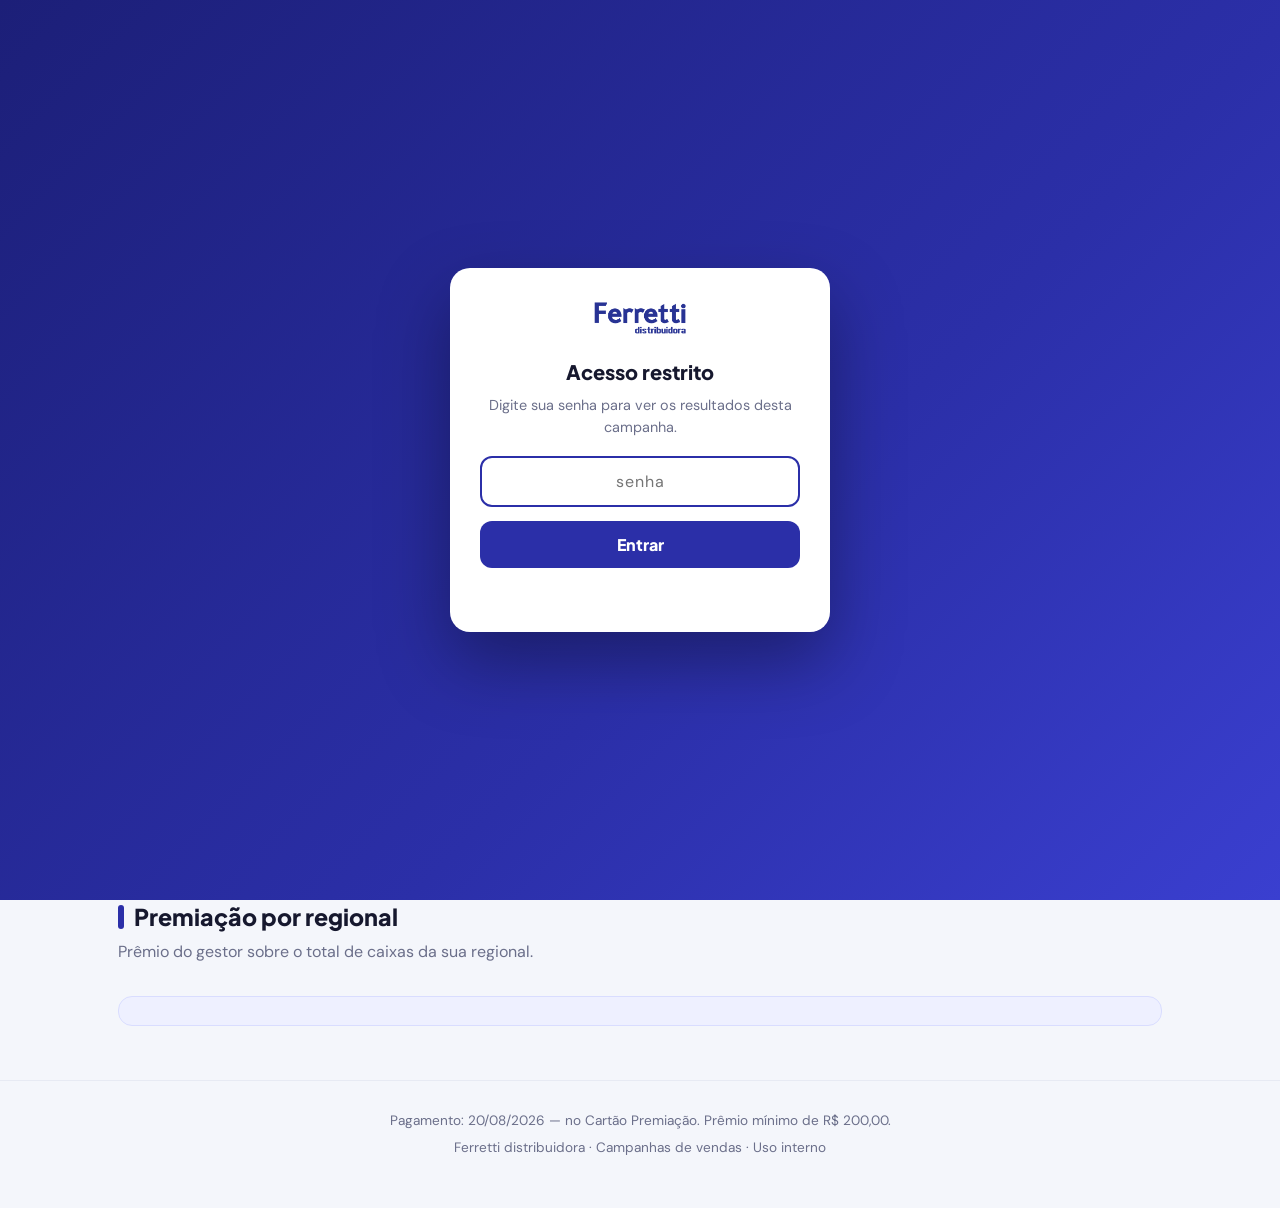
<file: campanhas/farnese-biocare-junho-julho-2026.html>
<!DOCTYPE html>
<html lang="pt-BR">
<head>
<meta charset="UTF-8" />
<meta name="viewport" content="width=device-width, initial-scale=1.0" />
<title>Concurso Farnese Biocare — Junho/Julho 2026 | Ferretti</title>
<script>(function(){try{if(localStorage.getItem('ferretti-theme')==='dark')document.documentElement.setAttribute('data-theme','dark');}catch(e){}})();</script>
<link href="https://fonts.googleapis.com/css2?family=Plus+Jakarta+Sans:wght@500;600;700;800&family=DM+Sans:wght@400;500;700&display=swap" rel="stylesheet" />
<style>
*,*::before,*::after{box-sizing:border-box;margin:0;padding:0}
:root{
  --azul:#2B2FA8; --azul-2:#3a3fd0; --azul-dark:#1c1f78;
  --verde:#34c759; --verde-2:#28a745;
  --ouro:#f5b942; --laranja:#ff6b35;
  --bg:#f4f6fb; --card:#ffffff; --ink:#16182e; --muted:#6b6f8a; --line:#e7eaf3;
}
body{font-family:'DM Sans',system-ui,sans-serif;background:var(--bg);color:var(--ink);line-height:1.5}
.wrap{max-width:1080px;margin:0 auto;padding:0 18px}
a{color:inherit}

/* HEADER */
header{background:linear-gradient(135deg,var(--azul-dark),var(--azul) 55%,var(--azul-2));color:#fff;padding:30px 0 90px;position:relative;overflow:hidden}
header::after{content:"";position:absolute;right:-80px;top:-80px;width:320px;height:320px;border:40px solid rgba(255,255,255,.06);border-radius:50%}
.topbar{display:flex;align-items:center;justify-content:space-between;gap:16px;flex-wrap:wrap}
.brand{height:38px}
.back{font-family:'Plus Jakarta Sans';font-size:.85rem;font-weight:600;color:#cdd1ff;text-decoration:none;background:rgba(255,255,255,.12);padding:8px 14px;border-radius:999px}
.partner{display:inline-flex;align-items:center;gap:8px;font-family:'Plus Jakarta Sans';font-weight:700;letter-spacing:.5px;background:rgba(255,255,255,.14);padding:6px 14px;border-radius:999px;font-size:.8rem;margin-top:26px}
.partner .dot{width:9px;height:9px;border-radius:50%;background:var(--verde)}
h1.title{font-family:'Plus Jakarta Sans';font-weight:800;font-size:clamp(1.9rem,5vw,3rem);margin-top:14px;line-height:1.05}
.subtitle{color:#d4d7ff;font-size:1.05rem;margin-top:8px;max-width:640px}

/* FACT STRIP */
.facts{display:grid;grid-template-columns:repeat(auto-fit,minmax(150px,1fr));gap:14px;margin-top:-58px;position:relative;z-index:2}
.fact{background:var(--card);border-radius:16px;padding:16px 18px;box-shadow:0 12px 30px rgba(20,24,60,.10);border:1px solid var(--line)}
.fact .lbl{font-size:.72rem;text-transform:uppercase;letter-spacing:.8px;color:var(--muted);font-weight:700}
.fact .val{font-family:'Plus Jakarta Sans';font-weight:800;font-size:1.18rem;margin-top:5px}
.fact .val.small{font-size:1rem}
.fact.live .val{color:var(--verde-2)}

section{margin-top:42px}
h2{font-family:'Plus Jakarta Sans';font-weight:800;font-size:1.45rem;display:flex;align-items:center;gap:10px}
h2 .bar{width:6px;height:24px;border-radius:6px;background:var(--azul)}
.lead{color:var(--muted);margin-top:6px;margin-bottom:18px}

/* MODALIDADES */
.mods{display:grid;grid-template-columns:repeat(auto-fit,minmax(260px,1fr));gap:16px}
.mod{background:var(--card);border:1px solid var(--line);border-radius:18px;padding:22px;position:relative;overflow:hidden}
.mod::before{content:"";position:absolute;left:0;top:0;bottom:0;width:6px;background:var(--azul)}
.mod.m2::before{background:var(--ouro)} .mod.m3::before{background:var(--laranja)}
.mod .tag{font-size:.7rem;font-weight:700;letter-spacing:.6px;text-transform:uppercase;color:var(--azul);background:#eef0ff;padding:4px 10px;border-radius:999px;display:inline-block}
.mod.m2 .tag{color:#a5740a;background:#fff6e2}.mod.m3 .tag{color:#c2410c;background:#ffefe8}
.mod h3{font-family:'Plus Jakarta Sans';font-weight:800;font-size:1.1rem;margin:12px 0 6px}
.mod p{color:var(--muted);font-size:.95rem}

/* TABELA PREÇOS */
.tiers{margin-top:18px;background:var(--card);border:1px solid var(--line);border-radius:18px;overflow:hidden}
.tiers table{width:100%;border-collapse:collapse}
.tiers th{background:var(--azul);color:#fff;font-family:'Plus Jakarta Sans';font-size:.8rem;text-align:left;padding:12px 18px;letter-spacing:.4px}
.tiers td{padding:12px 18px;border-top:1px solid var(--line);font-size:.95rem}
.tiers tr:nth-child(even) td{background:#fafbff}
.tiers .premio{font-family:'Plus Jakarta Sans';font-weight:800;color:var(--verde-2)}
.tiers .prod{font-family:'Plus Jakarta Sans';font-weight:700}

/* RANKING */
.podium{display:grid;grid-template-columns:repeat(3,1fr);gap:14px;align-items:end;margin-bottom:22px}
.pod{background:var(--card);border:1px solid var(--line);border-radius:18px;padding:20px 14px;text-align:center;position:relative}
.pod .medal{font-size:1.8rem}
.pod .nome{font-family:'Plus Jakarta Sans';font-weight:800;font-size:1.05rem;margin-top:6px}
.pod .setor{color:var(--muted);font-size:.8rem}
.pod .vlr{margin-top:10px;font-size:.9rem;color:var(--ink)}
.pod .prm{font-family:'Plus Jakarta Sans';font-weight:800;font-size:1.25rem;color:var(--verde-2);margin-top:4px}
.pod.p1{border-color:var(--ouro);box-shadow:0 12px 30px rgba(245,185,66,.25);transform:translateY(-10px)}
.pod.p1 .prm{color:var(--laranja)}

.tbl{background:var(--card);border:1px solid var(--line);border-radius:18px;overflow:hidden;overflow-x:auto}
.tbl table{width:100%;border-collapse:collapse;min-width:560px}
.tbl th{background:#f0f2fb;text-align:left;padding:12px 16px;font-family:'Plus Jakarta Sans';font-size:.78rem;text-transform:uppercase;letter-spacing:.5px;color:var(--muted)}
.tbl td{padding:12px 16px;border-top:1px solid var(--line);font-size:.92rem}
.tbl tr.win td{background:#f3fff7}
.tbl .pos{color:var(--muted);font-weight:700;width:42px}
.tbl .nm{font-family:'Plus Jakarta Sans';font-weight:700}
.tbl .reg{font-size:.78rem;color:#fff;padding:3px 9px;border-radius:999px;background:var(--azul);display:inline-block}
.tbl .reg.NORDESTE{background:#0e7490}.tbl .reg.SUL{background:#7c3aed}.tbl .reg.GERÊNCIA,.tbl .reg.GERENCIA{background:#475569}
.tbl .v{font-variant-numeric:tabular-nums}
.tbl .cxsub{color:var(--muted);font-size:.78rem;font-weight:400}
.tbl .p{font-family:'Plus Jakarta Sans';font-weight:800;color:var(--verde-2);font-variant-numeric:tabular-nums}
.tbl .p.zero{color:var(--muted);font-weight:600}
.muted-row td{color:var(--muted)}
.tbl tr.total-row td{background:#eef0ff;font-weight:800;border-top:2px solid var(--azul)}
[data-theme="dark"] .tbl tr.total-row td{background:#1b2040}

.reg-grid{display:grid;grid-template-columns:repeat(auto-fit,minmax(280px,1fr));gap:16px}
.note{background:#eef0ff;border:1px solid #d9ddff;border-radius:14px;padding:14px 18px;color:#2f3470;font-size:.92rem;margin-top:14px}

footer{margin-top:54px;padding:30px 0 50px;color:var(--muted);font-size:.85rem;text-align:center;border-top:1px solid var(--line)}

/* GATE / SENHA */
body.locked{overflow:hidden}
#gate{position:fixed;inset:0;z-index:1000;background:linear-gradient(135deg,var(--azul-dark),var(--azul) 60%,var(--azul-2));display:flex;align-items:center;justify-content:center;padding:20px}
#gate.hidden{display:none}
.gatebox{background:#fff;border-radius:20px;padding:34px 30px;max-width:380px;width:100%;box-shadow:0 30px 70px rgba(0,0,0,.35);text-align:center}
.gatebox img{height:32px;margin-bottom:16px}
.gatebox h2{display:block;font-family:'Plus Jakarta Sans';font-weight:800;font-size:1.25rem}
.gatebox p{color:var(--muted);font-size:.9rem;margin:8px 0 18px}
.gatebox input{width:100%;padding:13px 16px;border:2px solid var(--line);border-radius:12px;font-size:1rem;font-family:'DM Sans';text-align:center;letter-spacing:1px}
.gatebox input:focus{outline:none;border-color:var(--azul)}
.gatebox button{width:100%;margin-top:14px;padding:13px;border:none;border-radius:12px;background:var(--azul);color:#fff;font-family:'Plus Jakarta Sans';font-weight:800;font-size:1rem;cursor:pointer}
.gatebox button:hover{background:var(--azul-dark)}
.gateerr{color:#d33;font-size:.85rem;margin-top:12px;min-height:18px;font-weight:600}
#scopeBar{display:none;align-items:center;justify-content:space-between;gap:12px;background:#eef0ff;border:1px solid #d9ddff;border-radius:14px;padding:10px 16px;margin-top:22px;font-size:.9rem;color:#2f3470}
#scopeBar b{font-family:'Plus Jakarta Sans'}
#scopeBar button{background:none;border:none;color:var(--azul);font-weight:700;cursor:pointer;font-family:'Plus Jakarta Sans';font-size:.85rem}
.scope-actions{display:flex;align-items:center;gap:14px;flex-wrap:wrap}
#scopeBar #exportBtn{background:var(--verde-2);color:#fff;padding:8px 15px;border-radius:999px;display:inline-flex;align-items:center;gap:6px}
#scopeBar #exportBtn:hover{filter:brightness(.94)}
#scopeBar #exportBtn[disabled]{opacity:.6;cursor:progress}

/* BOTÃO DE TEMA */
.topbar-actions{display:flex;align-items:center;gap:10px;flex-wrap:wrap}
.themebtn{display:inline-flex;align-items:center;gap:6px;font-family:'Plus Jakarta Sans';font-size:.85rem;font-weight:600;color:#fff;background:rgba(255,255,255,.14);border:none;padding:8px 14px;border-radius:999px;cursor:pointer}
.themebtn:hover{background:rgba(255,255,255,.26)}

/* TEMA ESCURO */
:root[data-theme="dark"]{
  --bg:#0e1018; --card:#181b27; --ink:#eceef6; --muted:#9aa0bd; --line:#2a2f42; --verde-2:#34d36b;
}
[data-theme="dark"] .fact{box-shadow:0 12px 30px rgba(0,0,0,.45)}
[data-theme="dark"] .tiers tr:nth-child(even) td{background:#1e2230}
[data-theme="dark"] .tbl th{background:#1e2230;color:var(--muted)}
[data-theme="dark"] .tbl tr.win td{background:#15241a}
[data-theme="dark"] .note{background:#1b2030;border-color:#2a2f42;color:#c9cee6}
[data-theme="dark"] #scopeBar{background:#1b2030;border-color:#2a2f42;color:#c9cee6}
[data-theme="dark"] #scopeBar button{color:#8b8fff}
[data-theme="dark"] .mod .tag{background:#23283a;color:#aeb4ff}
[data-theme="dark"] .mod.m2 .tag{background:#2e2718;color:#f0c46a}
[data-theme="dark"] .mod.m3 .tag{background:#2e2018;color:#ff9e7a}
.gatebox{background:var(--card)}
.gatebox input{background:var(--card);color:var(--ink)}
</style>
</head>
<body class="locked">
<div id="gate">
  <div class="gatebox">
    <img src="../assets/ferretti-azul.png" alt="Ferretti distribuidora" />
    <h2>Acesso restrito</h2>
    <p>Digite sua senha para ver os resultados desta campanha.</p>
    <input id="gateInput" type="password" placeholder="senha" autocomplete="off" autocapitalize="off" spellcheck="false" />
    <button id="gateBtn">Entrar</button>
    <div class="gateerr" id="gateErr"></div>
  </div>
</div>
<header>
  <div class="wrap">
    <div class="topbar">
      <img class="brand" src="../assets/ferretti-branco.png" alt="Ferretti distribuidora" />
      <div class="topbar-actions">
        <button id="themeBtn" class="themebtn" type="button"></button>
        <a class="back" href="../index.html">← Todas as campanhas</a>
      </div>
    </div>
    <div class="partner"><span class="dot"></span><span id="hPartner">PARCEIRO</span></div>
    <h1 class="title" id="hTitle">Campanha</h1>
    <p class="subtitle" id="hSub"></p>
  </div>
</header>

<div class="wrap">
  <div class="facts" id="facts"></div>
  <div id="scopeBar"><span>Acesso: <b id="scopeLbl"></b></span><span class="scope-actions"><button id="exportBtn" type="button">⬇ Baixar resultado (.xlsx)</button><button id="finBtn" type="button" style="display:none">📑 Planilha do financeiro</button><button id="scopeChange">trocar senha</button></span></div>

  <section>
    <h2><span class="bar"></span>Como funciona</h2>
    <p class="lead" id="mecLead"></p>
    <div class="mods" id="mods"></div>
    <div id="tiersWrap"></div>
  </section>

  <section id="podiumSec">
    <h2><span class="bar"></span>Pódio — Prêmio por caixa</h2>
    <p class="lead">Maiores prêmios por caixa apurados no período.</p>
    <div class="podium" id="podium"></div>
  </section>

  <section id="rankSec">
    <h2><span class="bar"></span><span id="rankTitle">Resultado — Prêmio por caixa</span></h2>
    <p class="lead" id="rankLead">A campanha começa em 09/06/2026. O ranking será publicado conforme a apuração das vendas.</p>
    <div class="tbl"><table>
      <thead><tr><th class="pos">#</th><th>Vendedor</th><th>Regional</th><th>Setor</th><th>Caixas</th><th>Prêmio</th></tr></thead>
      <tbody id="rankBody"></tbody>
    </table></div>
  </section>

  <section id="regSec">
    <h2><span class="bar"></span>Premiação por regional</h2>
    <p class="lead">Prêmio do gestor sobre o total de caixas da sua regional.</p>
    <div class="reg-grid" id="regGrid"></div>
    <div class="note" id="regNote"></div>
  </section>
</div>

<footer>
  <div class="wrap">
    <p id="fPay"></p>
    <p style="margin-top:6px">Ferretti distribuidora · Campanhas de vendas · Uso interno</p>
  </div>
</footer>

<script src="../financeiro.js"></script>
<script>
const CAMPANHA = {
  parceiro: "Farnese Biocare",
  titulo: "Concurso Farnese Biocare",
  subtitulo: "Prêmio por caixa na Linha Farnese Biocare: cada caixa vendida vale um prêmio, conforme a sua classificação no ranking. Vendedores, gestores e gerentes concorrem nesta campanha.",
  periodo: "Junho e Julho / 2026",
  inicio: "09/06/2026",
  termino: "31/07/2026",
  premioMinimo: "R$ 200,00",
  pagamento: "20/08/2026 — no Cartão Premiação",
  resultadoAte: "Aguardando apuração",
  atualizadoEm: "05/06/2026",
  // Tabelas de prêmio (modelo por caixa, com classificação por % da carteira do setor)
  vendTiers: [
    {faixa:"1º ao 3º lugar", premio:"R$ 18,00"},
    {faixa:"4º ao 6º lugar", premio:"R$ 16,00"},
    {faixa:"7º ao 10º lugar", premio:"R$ 14,00"},
    {faixa:"11º ao 13º lugar", premio:"R$ 12,00"},
    {faixa:"14º ao 16º lugar", premio:"R$ 10,00"}
  ],
  gestorTiers: [
    {pos:"1º gestor", premio:"R$ 15,00"},
    {pos:"2º gestor", premio:"R$ 12,00"}
  ],
  gerente: "R$ 18,00",
  contaChave: [
    {clientes:"1 cliente", premio:"R$ 500,00"},
    {clientes:"2 clientes", premio:"R$ 1.000,00"},
    {clientes:"3 clientes", premio:"R$ 1.500,00"},
    {clientes:"4 clientes", premio:"R$ 2.000,00"}
  ],
  modalidades: [
    {classe:"m1", nivel:1, tag:"Vendedor", titulo:"Concurso de Vendedores", texto:"Distribuir mais, conquistar mais! A classificação é pelo PERCENTUAL DA CARTEIRA DE CADA SETOR. O prêmio é calculado sobre o total de caixas vendidas, conforme a sua posição no ranking — de R$ 10,00 a R$ 18,00 por caixa. Prêmio mínimo de R$ 200,00 (20 caixas) para receber. Desempate: maior número de caixas distribuídas."},
    {classe:"m1", nivel:1, cc:true, tag:"Conta-Chave", titulo:"Conta-Chave Farnese Biocare", texto:"Abrir novas portas, criar grandes oportunidades! Prêmio de R$ 500,00 por cada novo cliente aberto com a Linha Farnese Biocare. Limite de 4 clientes na campanha — premiação máxima de R$ 2.000,00."},
    {classe:"m2", nivel:2, tag:"Gestor", titulo:"Concurso de Gestores", texto:"Liderar, desenvolver e multiplicar resultados! Classificação pelo PERCENTUAL DA CARTEIRA DE CADA SETOR. Prêmio por caixa sobre o total de caixas da equipe: 1º gestor R$ 15,00/cx e 2º gestor R$ 12,00/cx. Prêmio mínimo de R$ 800,00. Desempate: maior número total de caixas distribuídas pela equipe."},
    {classe:"m3", nivel:3, tag:"Gerente", titulo:"Concurso Gerente", texto:"Gestão que lidera, resultados que inspiram! Classificação pelo PERCENTUAL CONSOLIDADO DA CARTEIRA TOTAL DA REGIONAL. Prêmio de R$ 18,00 por caixa sobre o total consolidado de caixas da regional. Prêmio mínimo de R$ 1.600,00. Desempate: maior número total de caixas (consolidado regional)."}
  ],
  ranking: [],
  regionais: [],
  regNote: ""
};

const brl = v => v.toLocaleString('pt-BR',{style:'currency',currency:'BRL'});
const cxFmt = n => n.toLocaleString('pt-BR');
const C = CAMPANHA;
let LAST_VIEW = null;

document.getElementById('hPartner').textContent = C.parceiro;
document.getElementById('hTitle').textContent = C.titulo + " — " + C.periodo;
document.getElementById('hSub').textContent = C.subtitulo;

document.getElementById('facts').innerHTML = [
  ['Período', C.inicio + ' a ' + C.termino, ''],
  ['Prêmio mínimo', C.premioMinimo, ''],
  ['Pagamento previsto', C.pagamento, 'small'],
  ['Resultado apurado até', C.resultadoAte, 'live']
].map(f=>`<div class="fact ${f[2]==='live'?'live':''}"><div class="lbl">${f[0]}</div><div class="val ${f[2]==='small'?'small':''}">${f[1]}</div></div>`).join('');

function _tierTable(titulo, colEsq, colDir, rows){
  return `<p class="lead" style="margin-top:20px;margin-bottom:8px;font-weight:700;color:var(--ink)">${titulo}</p>`+
    `<div class="tiers"><table><thead><tr><th>${colEsq}</th><th style="text-align:right">${colDir}</th></tr></thead><tbody>`+
    rows.map(r=>`<tr><td class="prod">${r[0]}</td><td class="premio" style="text-align:right">${r[1]}</td></tr>`).join('')+
    `</tbody></table></div>`;
}
function renderTiersWrap(nivel, showCC){
  let html = '';
  // Concurso de Vendedores: todos os níveis veem
  html += _tierTable('Concurso de Vendedores — Prêmio por caixa', 'Classificação (% da carteira do setor)', 'Prêmio por caixa', C.vendTiers.map(t=>[t.faixa,t.premio]));
  // Conta-Chave: só aparece para o setor Contas Chaves (e para a gerência/todos)
  if(showCC){
    html += _tierTable('Conta-Chave Farnese Biocare — Prêmio por cliente aberto', 'Novos clientes Farnese Biocare', 'Prêmio acumulado', C.contaChave.map(t=>[t.clientes,t.premio]));
  }
  // Gestores: nível 2+ (gestor/regional e gerência)
  if(nivel >= 2){
    html += _tierTable('Concurso de Gestores — Prêmio por caixa (equipe)', 'Classificação do gestor', 'Prêmio por caixa', C.gestorTiers.map(t=>[t.pos,t.premio]));
  }
  // Gerente: só nível 3 (gerência / todos)
  if(nivel >= 3){
    html += _tierTable('Concurso Gerente — Prêmio por caixa (regional)', 'Gerente Regional (consolidado)', 'Prêmio por caixa', [['Consolidado da regional', C.gerente]]);
  }
  document.getElementById('tiersWrap').innerHTML = html;
}

// ===== Render dos resultados (filtrável por escopo de acesso) =====
function renderResultados(rank, regs, showPodium){
  const ganhadores = rank.filter(r=>r.premio>0).sort((a,b)=>b.premio-a.premio||(b.cx1+b.cx5)-(a.cx1+a.cx5));
  const top3 = ganhadores.slice(0,3);
  const medals = ['🥇','🥈','🥉'];
  const podSec = document.getElementById('podiumSec');
  if(showPodium && ganhadores.length){
    podSec.style.display = '';
    const order = top3.length===3 ? [1,0,2] : [...top3.keys()];
    document.getElementById('podium').innerHTML = order.map(i=>{
      const r = top3[i]; if(!r) return '';
      return `<div class="pod p${i+1}"><div class="medal">${medals[i]}</div><div class="nome">${r.nome}</div><div class="setor">${r.setor} · ${r.regional}</div><div class="vlr">${cxFmt(r.cx1+r.cx5)} caixas</div><div class="prm">${brl(r.premio)}</div></div>`;
    }).join('');
  } else { podSec.style.display = 'none'; }

  const rankSorted = [...rank].sort((a,b)=>(b.cx1+b.cx5)-(a.cx1+a.cx5));
  const _t1 = rankSorted.reduce((s,r)=>s+(r.cx1||0),0);
  const _t5 = rankSorted.reduce((s,r)=>s+(r.cx5||0),0);
  const _tP = rankSorted.reduce((s,r)=>s+(r.premio||0),0);
  const _totRow = rankSorted.length ? `<tr class="total-row"><td></td><td colspan="3">TOTAL · ${rankSorted.length} ${rankSorted.length===1?'setor':'setores'}</td><td class="v"><strong>${cxFmt(_t1+_t5)} cx</strong> <span class="cxsub">(1L ${_t1} · 500ML ${_t5})</span></td><td class="p">${brl(_tP)}</td></tr>` : '';
  document.getElementById('rankBody').innerHTML = (rankSorted.map((r,i)=>{
    const tot = r.cx1 + r.cx5;
    return `<tr class="${r.premio>0?'win':'muted-row'}"><td class="pos">${i+1}</td><td class="nm">${r.nome}</td><td><span class="reg ${r.regional.replace('Ê','E')}">${r.regional}</span></td><td>${r.setor}</td><td class="v"><strong>${cxFmt(tot)} cx</strong> <span class="cxsub">(1L ${r.cx1} · 500ML ${r.cx5})</span></td><td class="p ${r.premio>0?'':'zero'}">${r.premio>0?brl(r.premio):'—'}</td></tr>`;
  }).join('') + _totRow) || `<tr><td colspan="6" style="text-align:center;color:var(--muted);padding:18px">Ranking ainda não apurado — a campanha começa em 09/06/2026. Volte em breve para acompanhar os resultados.</td></tr>`;

  const regSec = document.getElementById('regSec');
  if(regs.length){
    regSec.style.display = '';
    document.getElementById('regGrid').innerHTML = regs.map(r=>
      `<div class="mod"><span class="tag">${r.modalidade}</span><h3>${r.nome}</h3><p>Regional ${r.regional}<br>Caixas: <strong>${cxFmt(r.cx1+r.cx5)}</strong> (1L ${r.cx1} · 500ML ${r.cx5})<br>Prêmio: <strong style="color:${r.premio>0?'#28a745':'#6b6f8a'}">${r.premio>0?brl(r.premio):'Não atingiu o piso'}</strong></p></div>`
    ).join('');
    document.getElementById('regNote').textContent = C.regNote;
  } else { regSec.style.display = 'none'; }
}

const _norm = s => (s||'').toString().toLowerCase().normalize('NFD').replace(/[̀-ͯ]/g,'').replace(/[^a-z0-9]/g,'');
function applyScope(acc){
  // Níveis: setor=1 (vendedor), regional=2 (gestor), todos=3 (gerência)
  const nivel = acc.tipo==='setor' ? 1 : (acc.tipo==='regional' ? 2 : 3);
  // Conta-Chave: exclusivo do setor Contas Chaves; a gerência (todos) também vê.
  const showCC = (acc.tipo==='setor' && _norm(acc.valor)===_norm('Contas Chaves')) || acc.tipo==='todos';
  renderTiersWrap(nivel, showCC);

  // "Como funciona": mostra só as modalidades até o nível do acesso (e a do Conta-Chave só quando showCC)
  const mods = C.modalidades.filter(m => ((m.nivel||1) <= nivel) && (!m.cc || showCC));
  const _ml = document.getElementById('mecLead'); if(_ml){ _ml.textContent=''; _ml.style.display='none'; }
  document.getElementById('mods').innerHTML = mods.map(m=>
    `<div class="mod ${m.classe}"><span class="tag">${m.tag}</span><h3>${m.titulo}</h3><p>${m.texto}</p></div>`).join('');

  // Ranking e premiação por regional, conforme o escopo
  let rank = C.ranking, regs = [];
  if(acc.tipo === 'regional'){
    rank = C.ranking.filter(r=>_norm(r.regional)===_norm(acc.valor));
    regs = C.regionais.filter(r=>_norm(r.regional)===_norm(acc.valor));
  } else if(acc.tipo === 'setor'){
    rank = C.ranking.filter(r=>_norm(r.setor)===_norm(acc.valor));
    regs = []; // setor não vê premiação por regional
  } else {
    regs = C.regionais; // todos
  }
  // Pódio apenas para quem vê todos os dados
  renderResultados(rank, regs, nivel>=3);
  LAST_VIEW = {rank, regs, nivel, acc, mods};
  document.getElementById('scopeLbl').textContent = acc.label;
  document.getElementById('scopeBar').style.display = 'flex';
  const _fin = document.getElementById('finBtn'); if(_fin) _fin.style.display = acc.fin ? '' : 'none';
}

document.getElementById('fPay').textContent = 'Pagamento: ' + C.pagamento + '. Prêmio mínimo de ' + C.premioMinimo + '.';

// ===== Controle de acesso (senha case-insensitive; hash SHA-256 da senha em minúsculas) =====
const ACESSOS = [
  {h:"15f54d41cbfe598bd87f5109489c4f435db816e9e5ea1d14f335aa742671786b", tipo:"todos", fin:true, label:"Gil"},
  {h:"a4f55b36371b2ab32db9278b6d593df4157c2ea7b5b50c32a5eac40b94afe582", tipo:"todos", fin:true, label:"Guilherme"},
  {h:"8f21a995f2b3c950e6ebb59612a0edb6b534a4ea41a1c602393a5417e0a25876", tipo:"todos", fin:true, label:"Marcio"},
  {h:"6a88e91d86f376c4692a3f0cbb4d98fc910d89375bee43e569b450000e362327", tipo:"todos", label:"Paulo"},
  {h:"f6cebde0a8a3a1cf6b24725a398e833c4493be02894e91c7fb658b1d5d0e315f", tipo:"todos", label:"Marcelo"},
  {h:"5e8603b463a25e63cc6789221b8a0fa98d9fcaf55c2a2b13739ee439eb61e808", tipo:"regional", valor:"NORDESTE", label:"Regional Nordeste"},
  {h:"d4a54a000a6ecff9b501ad659c1664a1a8866fb1a00a6af532c7512688f0db0e", tipo:"regional", valor:"SUL", label:"Regional Sul (Sudeste)"},
  {h:"8ab47043ad92392d258a36eaec504a05147d1b3a8ac55cca94009c0debf06426", tipo:"setor", valor:"Contas Chaves", label:"Setor Contas Chaves"},
  {h:"01909b4e129d72d9db19134cdedc4f73c5c6315e6b84553707e7ff94370d7bb9", tipo:"setor", valor:"Americana", label:"Setor Americana"},
  {h:"c6d8f738079870511501f4aa74c7b2f6bc3bbe262a035cf8956242692c0ef9b5", tipo:"setor", valor:"Atibaia", label:"Setor Atibaia"},
  {h:"5a7e7651a1bce6ec1f356f8874f063fc81b8c1fbf6e57fda545131172095fbd4", tipo:"setor", valor:"Atibaia", label:"Setor Atibaia"},
  {h:"ea5acf9a963a80b8ba33710b18e2cdbf2db4b2858987b82685363758ca48d6b8", tipo:"setor", valor:"Campinas Norte", label:"Setor Campinas Norte"},
  {h:"4c088950123b752060624127c337560aaebfe6be6fc11f01f67fae2acda9de40", tipo:"setor", valor:"Caraguatatuba", label:"Setor Caraguatatuba"},
  {h:"53b55f1377f1fa45810768196a01c492ac8bf6b2fd0b05706b1c8a1d6e01e6ba", tipo:"setor", valor:"Circuito", label:"Setor Circuito"},
  {h:"d98135ca1d750b3f6c8e054bf7c8715a3ca3c3322ebaef1ea144a43816b2152c", tipo:"setor", valor:"Franca", label:"Setor Franca"},
  {h:"d06a367d0e7166b6d56ba87061f08d6521f7ad5877c8526c01edde2d704e87af", tipo:"setor", valor:"Indaiatuba", label:"Setor Indaiatuba"},
  {h:"aa6a30d680926db949ed121bcf74d53eb68030ae1028fb6021ce18cf27fcc69c", tipo:"setor", valor:"Itapetininga", label:"Setor Itapetininga"},
  {h:"861198c33307530a47dc5d9ba0ee6eb2d9dd78e84af5f609d452ac6a6e7a2345", tipo:"setor", valor:"Jundiaí", label:"Setor Jundiaí"},
  {h:"a1cf8577996d9ff33591000ccf6eadde5e84db9d51dea8f8b1edbd773c60d98f", tipo:"setor", valor:"Ribeirão Preto", label:"Setor Ribeirão Preto"},
  {h:"b7f6fe70090f351bf045415bf09024106046f6a537b454d1c39cfefdeb95a323", tipo:"setor", valor:"Rio Claro", label:"Setor Rio Claro"},
  {h:"570e2beb91e359ecde788f49d8f9f8e48f144ceb9f6cc4044d682d952290a4f4", tipo:"setor", valor:"S.J. Boa Vista", label:"Setor S.J. Boa Vista"},
  {h:"69158fc95d6df989e0fa7edb6f3c64a05cc3ac438e7b9dea1e0382bbba7e3119", tipo:"setor", valor:"S.J. dos Campos", label:"Setor S.J. dos Campos"},
  {h:"04635bde2d0aa9e1b0a5c84ed736678c1c9101bfd9f9d941db352c2e9e241b5f", tipo:"setor", valor:"São Carlos", label:"Setor São Carlos"},
  {h:"0efff8a041272fc596754a93c5c1dc39069bb78b0ed855918deeb8b1afaef64a", tipo:"setor", valor:"Setor Piracicaba", label:"Setor Piracicaba"},
  {h:"496f31caf7df726ab7ad9d7c84f2abb371f04cef936ea5a2d042289562ee2284", tipo:"setor", valor:"Sorocaba", label:"Setor Sorocaba"}
];

async function _sha256(str){
  const buf = await crypto.subtle.digest('SHA-256', new TextEncoder().encode(str));
  return [...new Uint8Array(buf)].map(b=>b.toString(16).padStart(2,'0')).join('');
}
async function _tryAuth(){
  const err = document.getElementById('gateErr');
  const pwd = (document.getElementById('gateInput').value || '').trim().toLowerCase();
  if(!pwd){ err.textContent = 'Digite a senha.'; return; }
  const h = await _sha256(pwd);
  const acc = ACESSOS.find(a=>a.h===h);
  if(!acc){ err.textContent = 'Senha inválida.'; return; }
  err.textContent = '';
  try{ localStorage.setItem('ferretti-campanha-acc', h); }catch(e){}
  applyScope(acc);
  document.body.classList.remove('locked');
  document.getElementById('gate').classList.add('hidden');
}
document.getElementById('gateBtn').addEventListener('click', _tryAuth);
document.getElementById('gateInput').addEventListener('keydown', e=>{ if(e.key==='Enter') _tryAuth(); });
document.getElementById('scopeChange').addEventListener('click', ()=>{ try{ localStorage.removeItem('ferretti-campanha-acc'); }catch(e){} location.reload(); });
document.getElementById('gateInput').focus();
// Login persistente: se já houver uma senha válida salva neste navegador, entra direto.
(function(){ let h=''; try{ h=localStorage.getItem('ferretti-campanha-acc')||''; }catch(e){} if(!h) return; const acc=ACESSOS.find(a=>a.h===h); if(!acc) return; applyScope(acc); document.body.classList.remove('locked'); document.getElementById('gate').classList.add('hidden'); })();

// ===== Exportar resultado para .xlsx (visual, respeita o escopo da senha) =====
let _exceljsPromise = null;
function _loadExcelJS(){
  if(window.ExcelJS) return Promise.resolve();
  if(_exceljsPromise) return _exceljsPromise;
  _exceljsPromise = new Promise((resolve,reject)=>{
    const s = document.createElement('script');
    s.src = 'https://cdn.jsdelivr.net/npm/exceljs@4.4.0/dist/exceljs.min.js';
    s.onload = ()=>resolve();
    s.onerror = ()=>reject(new Error('Não foi possível carregar a biblioteca de exportação (sem internet?).'));
    document.head.appendChild(s);
  });
  return _exceljsPromise;
}

async function _buildWorkbook(){
  const view = LAST_VIEW || {rank:C.ranking, regs:C.regionais, nivel:3, acc:{label:'Todos os dados'}, mods:C.modalidades};
  const MODELO_CAIXA = !!C.precos;            // KINLIMP = por caixa; senão = por faturamento
  const AZUL='FF2B2FA8', LIGHT='FFEEF0FF', ZEBRA='FFF7F8FE', WIN='FFEAFBF0', TOTAL='FFE6ECFF', GREEN='FF1F9D45', MUTED='FF6B6F8A', LINE='FFE0E3F0', RED='FFFAD4D4', REDTX='FFB02A37';
  const FMT_MONEY = '"R$"\\ #,##0.00', FMT_INT = '#,##0';

  const wb = new ExcelJS.Workbook();
  wb.creator = 'Ferretti distribuidora';
  const ws = wb.addWorksheet('Resultado', {views:[{showGridLines:false}], pageSetup:{fitToPage:true,fitToWidth:1,fitToHeight:0,orientation:'portrait'}});

  const headerRow = MODELO_CAIXA
    ? ['#','Vendedor','Regional','Setor','Caixas 1 L','Caixas 500 ML','Total cx','Prêmio','Motivo']
    : ['#','Vendedor','Regional','Setor','Vendas','Prêmio','Motivo'];
  const widths = MODELO_CAIXA ? [5,24,15,22,12,14,11,15,32] : [5,24,15,24,16,16,32];
  const NC = headerRow.length;
  widths.forEach((w,i)=>ws.getColumn(i+1).width=w);

  const fill = (cell,argb)=>{ cell.fill={type:'pattern',pattern:'solid',fgColor:{argb}}; };
  const thin = (cell)=>{ const b={style:'thin',color:{argb:LINE}}; cell.border={top:b,bottom:b,left:b,right:b}; };
  let r = 1;
  const mergeAll = (val,opts)=>{ ws.mergeCells(r,1,r,NC); const c=ws.getCell(r,1); c.value=val; Object.assign(c,opts||{}); return c; };
  const sectionHeader = (txt)=>{ const c=mergeAll(txt,{font:{bold:true,size:12,color:{argb:'FFFFFFFF'}},alignment:{vertical:'middle'}}); fill(c,AZUL); ws.getRow(r).height=20; r++; };

  // Título
  let c = mergeAll(C.titulo+' — '+C.periodo,{font:{size:16,bold:true,color:{argb:'FFFFFFFF'}},alignment:{vertical:'middle',horizontal:'center'}});
  fill(c,AZUL); ws.getRow(r).height=28; r++;
  mergeAll('Parceiro: '+C.parceiro+'  ·  Campanha de vendas — Ferretti distribuidora',{font:{italic:true,color:{argb:MUTED}},alignment:{horizontal:'center'}}); r+=2;

  // Bloco de informações
  [['Período', C.inicio+' a '+C.termino],
   ['Prêmio mínimo', C.premioMinimo],
   ['Pagamento previsto', C.pagamento],
   ['Resultado apurado até', C.resultadoAte],
   ['Seu acesso', (view.acc&&view.acc.label)||'Todos os dados']
  ].forEach(([k,v])=>{ const a=ws.getCell(r,1); a.value=k; a.font={bold:true}; ws.mergeCells(r,2,r,NC); ws.getCell(r,2).value=v; r++; });
  r++;

  // Como funciona
  sectionHeader('COMO FUNCIONA');
  (view.mods||C.modalidades).forEach(m=>{
    const a=ws.getCell(r,1); a.value=m.tag; a.font={bold:true,color:{argb:AZUL}}; a.alignment={vertical:'top'};
    ws.mergeCells(r,2,r,NC); const b=ws.getCell(r,2); b.value=m.titulo+' — '+m.texto; b.alignment={wrapText:true,vertical:'top'};
    ws.getRow(r).height=32; r++;
  });
  r++;

  // Tabela de prêmio por caixa / faixas
  const miniHead = (arr)=>{ arr.forEach((t,i)=>{ const cc=ws.getCell(r,i+1); cc.value=t; cc.font={bold:true,color:{argb:AZUL}}; fill(cc,LIGHT); thin(cc); }); r++; };
  const miniRow = (arr)=>{ arr.forEach((t,i)=>{ const cc=ws.getCell(r,i+1); cc.value=t; thin(cc); if(i>0){ cc.font={bold:true,color:{argb:GREEN}}; } }); r++; };
  if(MODELO_CAIXA){
    miniHead(['Produto','Prêmio vendedor (por caixa)','Prêmio gestor (por caixa)']);
    C.precos.forEach(p=>miniRow([p.produto,p.vend,p.gestor]));
  } else if(C.faixas){
    miniHead(['Faixa de vendas no período','Prêmio']);
    C.faixas.forEach(t=>miniRow([t.ate?(t.de+' a '+t.ate):t.de, t.premio]));
  }
  r++;

  // Resultado (ranking)
  sectionHeader(MODELO_CAIXA ? 'RESULTADO — PRÊMIO POR CAIXA' : 'RESULTADO');
  headerRow.forEach((t,i)=>{ const cc=ws.getCell(r,i+1); cc.value=t; cc.font={bold:true,color:{argb:AZUL}}; fill(cc,LIGHT); thin(cc); cc.alignment={horizontal:(i===0?'center':((i>=4&&i<NC-1)?'right':'left'))}; });
  r++;
  const totVal = MODELO_CAIXA ? (x=>x.cx1+x.cx5) : (x=>x.vendas);
  const rankSorted = [...view.rank].sort((a,b)=>totVal(b)-totVal(a));
  const motivoFn = MODELO_CAIXA
    ? (rr=> rr.premio>0 ? '' : 'Não atingiu o prêmio mínimo (R$ 200,00)')
    : (rr=> rr.premio>0 ? '' : 'Vendas abaixo da faixa mínima (R$ 3.500,00)');
  const PCOL = MODELO_CAIXA ? 7 : 5, MCOL = NC-1;
  let t1=0,t5=0,tv=0,tp=0;
  rankSorted.forEach((rr,i)=>{
    const vals = (MODELO_CAIXA ? [i+1,rr.nome,rr.regional,rr.setor,rr.cx1,rr.cx5,rr.cx1+rr.cx5,rr.premio]
                              : [i+1,rr.nome,rr.regional,rr.setor,rr.vendas,rr.premio]).concat([motivoFn(rr)]);
    t1+=rr.cx1||0; t5+=rr.cx5||0; tv+=rr.vendas||0; tp+=rr.premio||0;
    const win = rr.premio>0;
    vals.forEach((v,ci)=>{
      const cc=ws.getCell(r,ci+1); cc.value=v; thin(cc);
      const isMoneyCol = ci>=4 && ci<MCOL;
      cc.alignment={horizontal:(ci===0?'center':(isMoneyCol?'right':'left')), wrapText:(ci===MCOL)};
      if(win) fill(cc,WIN); else fill(cc,RED);
      if(MODELO_CAIXA){ if(ci>=4&&ci<=6) cc.numFmt=FMT_INT; } else { if(ci===4) cc.numFmt=FMT_MONEY; }
      if(ci===PCOL){ cc.numFmt=FMT_MONEY; cc.font={bold:true,color:{argb:win?GREEN:REDTX}}; }
      if(ci===MCOL && !win){ cc.font={italic:true,color:{argb:REDTX}}; }
    });
    r++;
  });
  // Total
  const totRow = (MODELO_CAIXA ? ['','TOTAL','','',t1,t5,t1+t5,tp] : ['','TOTAL','','',tv,tp]).concat(['']);
  totRow.forEach((v,ci)=>{ const cc=ws.getCell(r,ci+1); cc.value=v; thin(cc); fill(cc,TOTAL); cc.font={bold:true}; cc.alignment={horizontal:(ci>=4?'right':'left')};
    if(MODELO_CAIXA){ if(ci>=4&&ci<=6) cc.numFmt=FMT_INT; if(ci===7) cc.numFmt=FMT_MONEY; } else { if(ci>=4) cc.numFmt=FMT_MONEY; }
  });
  r+=2;

  // Premiação por regional
  if(view.regs && view.regs.length){
    sectionHeader('PREMIAÇÃO POR REGIONAL');
    const rh = MODELO_CAIXA ? ['Gestor','Regional','Caixas 1 L','Caixas 500 ML','Total cx','Prêmio'] : ['Gestor','Regional','Faturamento','Prêmio'];
    rh.forEach((t,i)=>{ const cc=ws.getCell(r,i+1); cc.value=t; cc.font={bold:true,color:{argb:AZUL}}; fill(cc,LIGHT); thin(cc); cc.alignment={horizontal:(i>=2?'right':'left')}; });
    r++;
    view.regs.forEach(rg=>{
      const vals = MODELO_CAIXA ? [rg.nome,rg.regional,rg.cx1,rg.cx5,rg.cx1+rg.cx5,rg.premio] : [rg.nome,rg.regional,rg.vendas,rg.premio];
      vals.forEach((v,ci)=>{ const cc=ws.getCell(r,ci+1); cc.value=v; thin(cc); cc.alignment={horizontal:(ci>=2?'right':'left')};
        if(MODELO_CAIXA){ if(ci>=2&&ci<=4) cc.numFmt=FMT_INT; if(ci===5){ cc.numFmt=FMT_MONEY; cc.font={bold:true,color:{argb:rg.premio>0?GREEN:MUTED}}; } }
        else { if(ci===2) cc.numFmt=FMT_MONEY; if(ci===3){ cc.numFmt=FMT_MONEY; cc.font={bold:true,color:{argb:rg.premio>0?GREEN:MUTED}}; } }
      });
      r++;
    });
    if(C.regNote){ mergeAll(C.regNote,{font:{italic:true,color:{argb:MUTED}},alignment:{wrapText:true,vertical:'top'}}); ws.getRow(r).height=34; r++; }
    r++;
  }

  // Rodapé
  mergeAll('Pagamento: '+C.pagamento+'. Prêmio mínimo de '+C.premioMinimo+'.',{font:{bold:true}}); r++;
  mergeAll('Gerado em '+new Date().toLocaleString('pt-BR')+' · Uso interno — Ferretti distribuidora',{font:{italic:true,color:{argb:MUTED}}}); r++;

  return wb;
}

async function exportXLSX(){
  const btn = document.getElementById('exportBtn');
  const txt = btn ? btn.textContent : '';
  try{
    if(btn){ btn.disabled=true; btn.textContent='Gerando…'; }
    await _loadExcelJS();
    const wb = await _buildWorkbook();
    const buf = await wb.xlsx.writeBuffer();
    const blob = new Blob([buf],{type:'application/vnd.openxmlformats-officedocument.spreadsheetml.sheet'});
    const nome = (C.titulo+' - '+C.periodo).replace(/[\\/:*?"<>|]/g,'').trim()+'.xlsx';
    const a = document.createElement('a');
    a.href = URL.createObjectURL(blob); a.download = nome; document.body.appendChild(a); a.click();
    setTimeout(()=>{ URL.revokeObjectURL(a.href); a.remove(); }, 1500);
  }catch(e){
    alert(e && e.message ? e.message : 'Falha ao gerar a planilha.');
  }finally{
    if(btn){ btn.disabled=false; btn.textContent=txt; }
  }
}
document.getElementById('exportBtn').addEventListener('click', exportXLSX);
const _finBtn = document.getElementById('finBtn');
if(_finBtn) _finBtn.addEventListener('click', ()=>{ if(window.gerarFinanceiroXlsx) window.gerarFinanceiroXlsx(); else alert('Recurso do financeiro indisponível (financeiro.js não carregou).'); });

// ===== Tema claro/escuro =====
function setTheme(t){
  document.documentElement.setAttribute('data-theme', t);
  try{ localStorage.setItem('ferretti-theme', t); }catch(e){}
  const b = document.getElementById('themeBtn');
  if(b) b.textContent = (t==='dark' ? '☀️ Claro' : '🌙 Escuro');
}
document.getElementById('themeBtn').addEventListener('click', function(){
  const atual = document.documentElement.getAttribute('data-theme')==='dark' ? 'dark' : 'light';
  setTheme(atual==='dark' ? 'light' : 'dark');
});
setTheme(document.documentElement.getAttribute('data-theme')==='dark' ? 'dark' : 'light');
</script>
</body>
</html>
</file>
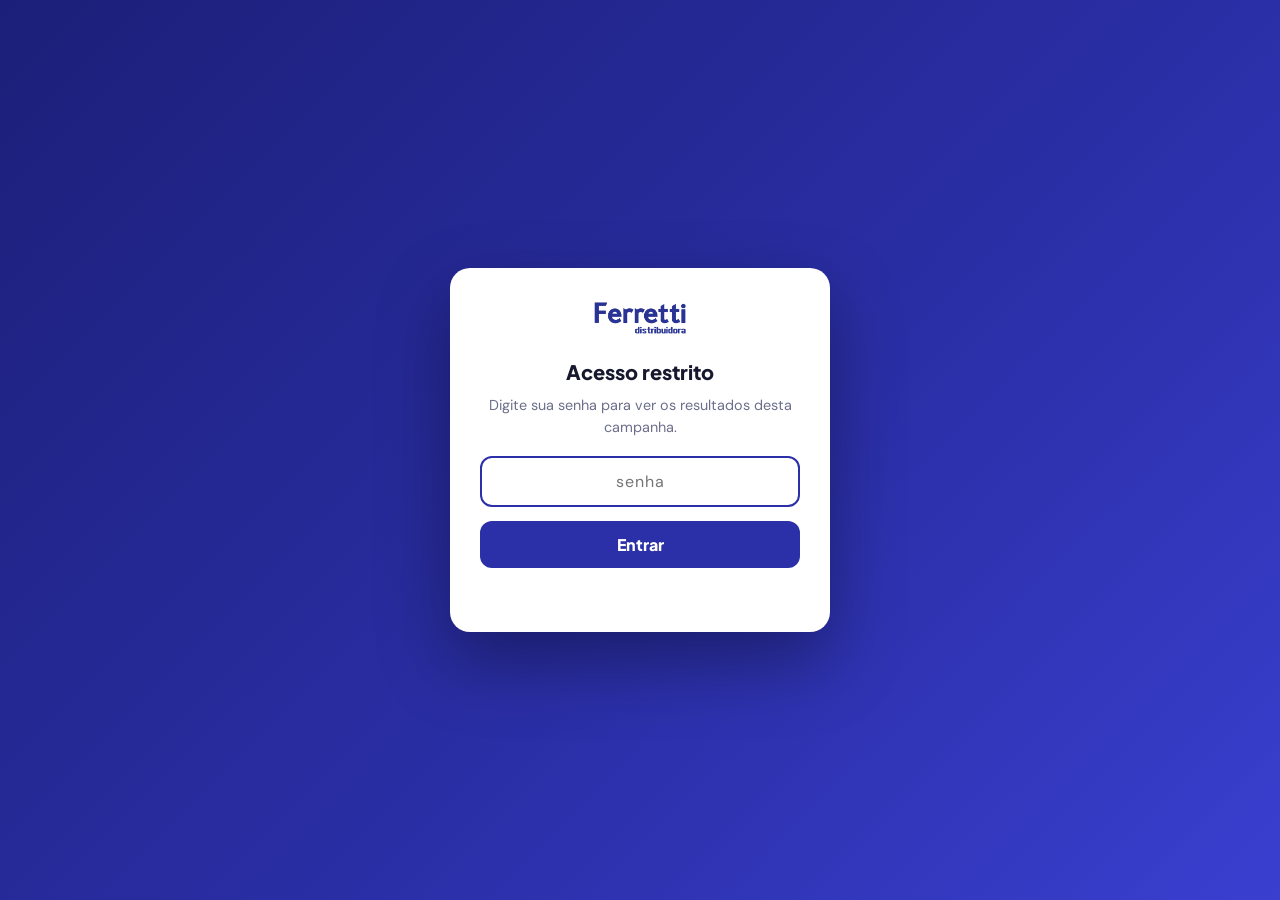
<file: campanhas/semorin-julho-agosto-2026.html>
<!DOCTYPE html>
<html lang="pt-BR">
<head>
<meta charset="UTF-8" />
<meta name="viewport" content="width=device-width, initial-scale=1.0" />
<title>Campanha Semorin — Julho/Agosto 2026 | Ferretti</title>
<script>(function(){try{if(localStorage.getItem('ferretti-theme')==='dark')document.documentElement.setAttribute('data-theme','dark');}catch(e){}})();</script>
<link href="https://fonts.googleapis.com/css2?family=Plus+Jakarta+Sans:wght@500;600;700;800&family=DM+Sans:wght@400;500;700&display=swap" rel="stylesheet" />
<style>
*,*::before,*::after{box-sizing:border-box;margin:0;padding:0}
:root{
  --azul:#2B2FA8; --azul-2:#3a3fd0; --azul-dark:#1c1f78;
  --verde:#34c759; --verde-2:#28a745;
  --ouro:#f5b942; --laranja:#ff6b35;
  --bg:#f4f6fb; --card:#ffffff; --ink:#16182e; --muted:#6b6f8a; --line:#e7eaf3;
}
body{font-family:'DM Sans',system-ui,sans-serif;background:var(--bg);color:var(--ink);line-height:1.5}
.wrap{max-width:1080px;margin:0 auto;padding:0 18px}
a{color:inherit}

header{background:linear-gradient(135deg,var(--azul-dark),var(--azul) 55%,var(--azul-2));color:#fff;padding:30px 0 90px;position:relative;overflow:hidden}
header::after{content:"";position:absolute;right:-80px;top:-80px;width:320px;height:320px;border:40px solid rgba(255,255,255,.06);border-radius:50%}
.topbar{display:flex;align-items:center;justify-content:space-between;gap:16px;flex-wrap:wrap}
.brand{height:38px}
.back{font-family:'Plus Jakarta Sans';font-size:.85rem;font-weight:600;color:#cdd1ff;text-decoration:none;background:rgba(255,255,255,.12);padding:8px 14px;border-radius:999px}
.partner{display:inline-flex;align-items:center;gap:8px;font-family:'Plus Jakarta Sans';font-weight:700;letter-spacing:.5px;background:rgba(255,255,255,.14);padding:6px 14px;border-radius:999px;font-size:.8rem;margin-top:26px}
.partner .dot{width:9px;height:9px;border-radius:50%;background:var(--verde)}
h1.title{font-family:'Plus Jakarta Sans';font-weight:800;font-size:clamp(1.9rem,5vw,3rem);margin-top:14px;line-height:1.05}
.subtitle{color:#d4d7ff;font-size:1.05rem;margin-top:8px;max-width:680px}

.facts{display:grid;grid-template-columns:repeat(auto-fit,minmax(150px,1fr));gap:14px;margin-top:-58px;position:relative;z-index:2}
.fact{background:var(--card);border-radius:16px;padding:16px 18px;box-shadow:0 12px 30px rgba(20,24,60,.10);border:1px solid var(--line)}
.fact .lbl{font-size:.72rem;text-transform:uppercase;letter-spacing:.8px;color:var(--muted);font-weight:700}
.fact .val{font-family:'Plus Jakarta Sans';font-weight:800;font-size:1.18rem;margin-top:5px}
.fact .val.small{font-size:1rem}
.fact.live .val{color:var(--verde-2)}

section{margin-top:42px}
h2{font-family:'Plus Jakarta Sans';font-weight:800;font-size:1.45rem;display:flex;align-items:center;gap:10px}
h2 .bar{width:6px;height:24px;border-radius:6px;background:var(--azul)}
.lead{color:var(--muted);margin-top:6px;margin-bottom:18px}

.mods{display:grid;grid-template-columns:repeat(auto-fit,minmax(260px,1fr));gap:16px}
.mod{background:var(--card);border:1px solid var(--line);border-radius:18px;padding:22px;position:relative;overflow:hidden}
.mod::before{content:"";position:absolute;left:0;top:0;bottom:0;width:6px;background:var(--azul)}
.mod.m2::before{background:var(--ouro)}.mod.m3::before{background:var(--laranja)}.mod.msku::before{background:#0d9488}
.mod .tag{font-size:.7rem;font-weight:700;letter-spacing:.6px;text-transform:uppercase;color:var(--azul);background:#eef0ff;padding:4px 10px;border-radius:999px;display:inline-block}
.mod.m2 .tag{color:#a5740a;background:#fff6e2}.mod.m3 .tag{color:#c2410c;background:#ffefe8}.mod.msku .tag{color:#0f766e;background:#ccfbf1}
.mod h3{font-family:'Plus Jakarta Sans';font-weight:800;font-size:1.1rem;margin:12px 0 6px}
.mod p{color:var(--muted);font-size:.95rem}

.tiers{margin-top:18px;background:var(--card);border:1px solid var(--line);border-radius:18px;overflow:hidden;overflow-x:auto}
.tiers table{width:100%;border-collapse:collapse;min-width:320px}
.tiers th{background:var(--azul);color:#fff;font-family:'Plus Jakarta Sans';font-size:.8rem;text-align:left;padding:12px 18px;letter-spacing:.4px}
.tiers td{padding:11px 18px;border-top:1px solid var(--line);font-size:.95rem}
.tiers tr:nth-child(even) td{background:#fafbff}
.tiers .premio{font-family:'Plus Jakarta Sans';font-weight:800;color:var(--verde-2)}
.tiers .prod{font-family:'Plus Jakarta Sans';font-weight:700}
.tiers tr.hl td{background:#fff6e2}

.tbl{background:var(--card);border:1px solid var(--line);border-radius:18px;overflow:hidden;overflow-x:auto}
.tbl table{width:100%;border-collapse:collapse;min-width:540px}
.tbl th{background:#f0f2fb;text-align:left;padding:12px 16px;font-family:'Plus Jakarta Sans';font-size:.78rem;text-transform:uppercase;letter-spacing:.5px;color:var(--muted)}
.tbl td{padding:11px 16px;border-top:1px solid var(--line);font-size:.92rem}
.tbl tr.win td{background:#f3fff7}
.tbl .pos{color:var(--muted);font-weight:700;width:42px}
.tbl .nm{font-family:'Plus Jakarta Sans';font-weight:700}
.tbl .reg{font-size:.78rem;color:#fff;padding:3px 9px;border-radius:999px;background:var(--azul);display:inline-block}
.tbl .reg.NORDESTE{background:#0e7490}.tbl .reg.SUL{background:#7c3aed}.tbl .reg.GERÊNCIA,.tbl .reg.GERENCIA{background:#475569}
.tbl .v{font-variant-numeric:tabular-nums}
.tbl .p{font-family:'Plus Jakarta Sans';font-weight:800;color:var(--verde-2);font-variant-numeric:tabular-nums}
.tbl .p.zero{color:var(--muted);font-weight:600}
.muted-row td{color:var(--muted)}
.tbl tr.total-row td{background:#eef0ff;font-weight:800;border-top:2px solid var(--azul)}

.reg-grid{display:grid;grid-template-columns:repeat(auto-fit,minmax(280px,1fr));gap:16px}
.note{background:#eef0ff;border:1px solid #d9ddff;border-radius:14px;padding:14px 18px;color:#2f3470;font-size:.92rem;margin-top:14px}
.callout{margin-top:18px;background:linear-gradient(135deg,#fff6e2,#ccfbf1);border:1px solid #99f6e4;border-radius:18px;padding:18px 22px;color:#134e4a}
.callout b{font-family:'Plus Jakarta Sans'}

.pod-wrap{display:grid;grid-template-columns:repeat(auto-fit,minmax(200px,1fr));gap:16px;margin-top:16px}
.pod{background:var(--card);border:1px solid var(--line);border-radius:18px;padding:22px;text-align:center}
.pod.p1{border-color:var(--ouro);box-shadow:0 0 0 2px var(--ouro)}
.pod .medal{font-size:2rem;margin-bottom:8px}
.pod .nome{font-family:'Plus Jakarta Sans';font-weight:800;font-size:1.1rem}
.pod .setor{font-size:.82rem;color:var(--muted);margin-top:4px}
.pod .vlr{font-size:.9rem;font-weight:700;margin-top:8px}
.pod .prm{font-family:'Plus Jakarta Sans';font-weight:800;color:var(--verde-2);font-size:1.1rem;margin-top:4px}

footer{margin-top:54px;padding:30px 0 50px;color:var(--muted);font-size:.85rem;text-align:center;border-top:1px solid var(--line)}

body.locked{overflow:hidden}
#gate{position:fixed;inset:0;z-index:1000;background:linear-gradient(135deg,var(--azul-dark),var(--azul) 60%,var(--azul-2));display:flex;align-items:center;justify-content:center;padding:20px}
#gate.hidden{display:none}
.gatebox{background:#fff;border-radius:20px;padding:34px 30px;max-width:380px;width:100%;box-shadow:0 30px 70px rgba(0,0,0,.35);text-align:center}
.gatebox img{height:32px;margin-bottom:16px}
.gatebox h2{display:block;font-family:'Plus Jakarta Sans';font-weight:800;font-size:1.25rem}
.gatebox p{color:var(--muted);font-size:.9rem;margin:8px 0 18px}
.gatebox input{width:100%;padding:13px 16px;border:2px solid var(--line);border-radius:12px;font-size:1rem;font-family:'DM Sans';text-align:center;letter-spacing:1px}
.gatebox input:focus{outline:none;border-color:var(--azul)}
.gatebox button{width:100%;margin-top:14px;padding:13px;border:none;border-radius:12px;background:var(--azul);color:#fff;font-family:'Plus Jakarta Sans';font-weight:800;font-size:1rem;cursor:pointer}
.gatebox button:hover{background:var(--azul-dark)}
.gateerr{color:#d33;font-size:.85rem;margin-top:12px;min-height:18px;font-weight:600}
#scopeBar{display:none;align-items:center;justify-content:space-between;gap:12px;background:#eef0ff;border:1px solid #d9ddff;border-radius:14px;padding:10px 16px;margin-top:22px;font-size:.9rem;color:#2f3470}
#scopeBar b{font-family:'Plus Jakarta Sans'}
#scopeBar button{background:none;border:none;color:var(--azul);font-weight:700;cursor:pointer;font-family:'Plus Jakarta Sans';font-size:.85rem}
.scope-actions{display:flex;align-items:center;gap:14px;flex-wrap:wrap}
#scopeBar #exportBtn{background:var(--verde-2);color:#fff;padding:8px 15px;border-radius:999px;display:inline-flex;align-items:center;gap:6px}
#scopeBar #exportBtn:hover{filter:brightness(.94)}
#scopeBar #exportBtn[disabled]{opacity:.6;cursor:progress}

.topbar-actions{display:flex;align-items:center;gap:10px;flex-wrap:wrap}
.themebtn{display:inline-flex;align-items:center;gap:6px;font-family:'Plus Jakarta Sans';font-size:.85rem;font-weight:600;color:#fff;background:rgba(255,255,255,.14);border:none;padding:8px 14px;border-radius:999px;cursor:pointer}
.themebtn:hover{background:rgba(255,255,255,.26)}

:root[data-theme="dark"]{--bg:#0e1018;--card:#181b27;--ink:#eceef6;--muted:#9aa0bd;--line:#2a2f42;--verde-2:#34d36b}
[data-theme="dark"] .fact{box-shadow:0 12px 30px rgba(0,0,0,.45)}
[data-theme="dark"] .tiers tr:nth-child(even) td{background:#1e2230}
[data-theme="dark"] .tiers tr.hl td{background:#2a2418}
[data-theme="dark"] .tbl th{background:#1e2230;color:var(--muted)}
[data-theme="dark"] .tbl tr.win td{background:#15241a}
[data-theme="dark"] .tbl tr.total-row td{background:#1b2040}
[data-theme="dark"] .note{background:#1b2030;border-color:#2a2f42;color:#c9cee6}
[data-theme="dark"] #scopeBar{background:#1b2030;border-color:#2a2f42;color:#c9cee6}
[data-theme="dark"] #scopeBar button{color:#8b8fff}
[data-theme="dark"] .mod .tag{background:#23283a;color:#aeb4ff}
[data-theme="dark"] .mod.m2 .tag{background:#2e2718;color:#f0c46a}
[data-theme="dark"] .mod.m3 .tag{background:#2e2018;color:#ff9e7a}
[data-theme="dark"] .mod.msku .tag{background:#0d2c29;color:#5eead4}
[data-theme="dark"] .callout{background:#0d2c29;border-color:#134e4a;color:#99f6e4}
[data-theme="dark"] .pod{box-shadow:none}
.gatebox{background:var(--card)}.gatebox input{background:var(--card);color:var(--ink)}
</style>
</head>
<body class="locked">
<div id="gate">
  <div class="gatebox">
    <img src="../assets/ferretti-azul.png" alt="Ferretti distribuidora" />
    <h2>Acesso restrito</h2>
    <p>Digite sua senha para ver os resultados desta campanha.</p>
    <input id="gateInput" type="password" placeholder="senha" autocomplete="off" autocapitalize="off" spellcheck="false" />
    <button id="gateBtn">Entrar</button>
    <div class="gateerr" id="gateErr"></div>
  </div>
</div>

<header>
  <div class="wrap">
    <div class="topbar">
      <img class="brand" src="../assets/ferretti-branco.png" alt="Ferretti distribuidora" />
      <div class="topbar-actions">
        <button id="themeBtn" class="themebtn" type="button"></button>
        <a class="back" href="../index.html">← Todas as campanhas</a>
      </div>
    </div>
    <div class="partner"><span class="dot"></span><span id="hPartner"></span></div>
    <h1 class="title" id="hTitle"></h1>
    <p class="subtitle" id="hSub"></p>
  </div>
</header>

<div class="wrap">
  <div class="facts" id="facts"></div>
  <div id="scopeBar">
    <span>Acesso: <b id="scopeLbl"></b></span>
    <span class="scope-actions">
      <button id="exportBtn" type="button">⬇ Baixar resultado (.xlsx)</button>
      <button id="finBtn" type="button" style="display:none">📑 Planilha do financeiro</button>
      <button id="scopeChange">trocar senha</button>
    </span>
  </div>

  <section>
    <h2><span class="bar"></span>Como funciona</h2>
    <div class="mods" id="mods"></div>
    <div id="tiersWrap"></div>
  </section>

  <section id="rankSec">
    <h2><span class="bar"></span>Ranking de Vendas</h2>
    <p class="lead" id="rankLead">Classificação pelo maior % de atingimento de meta no bimestre. O prêmio é definido pela colocação final.</p>
    <div class="tbl">
      <table>
        <thead>
          <tr>
            <th class="pos">#</th>
            <th>Vendedor</th>
            <th>Regional</th>
            <th>Setor</th>
            <th style="text-align:right">Vendas (R$)</th>
            <th style="text-align:right">Meta (R$)</th>
            <th style="text-align:right">% Meta</th>
            <th style="text-align:right">Prêmio</th>
          </tr>
        </thead>
        <tbody id="rankBody"></tbody>
      </table>
    </div>
  </section>

  <section id="podiumSec" style="display:none">
    <h2><span class="bar"></span>Pódio</h2>
    <div class="pod-wrap" id="podium"></div>
  </section>

  <section id="regSec" style="display:none">
    <h2><span class="bar"></span>Prêmio dos Supervisores</h2>
    <p class="lead">Classificação pelo maior % de atingimento da meta da equipe (pedidos colocados até 31/08/2026). A meta do gestor é a soma das metas individuais da equipe.</p>
    <div class="reg-grid" id="regGrid"></div>
  </section>

  <section id="gerenteSec" style="display:none">
    <h2><span class="bar"></span>Prêmio do Gerente</h2>
    <div class="note" id="gerenteNote"></div>
  </section>
</div>

<footer>
  <div class="wrap">
    <p id="fPay"></p>
    <p style="margin-top:6px">Ferretti distribuidora · Campanhas de vendas · Uso interno</p>
  </div>
</footer>

<script src="../financeiro.js"></script>
<script>
const CAMPANHA = {
  parceiro: "SEMORIN",
  titulo: "Campanha Semorin",
  subtitulo: "Ranking de vendas no bimestre — prêmio pela colocação final. Bônus extras para quem distribuir os SKUs Semorin e Byts acima das metas de caixas.",
  periodo: "Julho e Agosto / 2026",
  inicio: "01/07/2026",
  termino: "31/08/2026",
  premioMinimo: "R$ 200,00 (11º lugar)",
  pagamento: "20/09/2026 — no Cartão Caju",
  resultadoAte: "03/08/2026 08:00",
  atualizadoEm: "03/08/2026",

  // Prêmios por colocação (1º ao 11º) — valor de vendas R$
  premiosVend: [850, 700, 600, 500, 450, 400, 400, 350, 300, 250, 200],

  // Prêmios de supervisor (1º e 2º regional por maior % de meta da equipe)
  premiosSup: [1000, 500],

  // Prêmio do gerente (condicional à meta)
  premioGerente: 1500,
  metaGerente: 520000,

  // Bônus por SKU específico — acumulável com o prêmio de colocação
  bonusSku: [
    { cod: "1306", nome: "Byts Tira Ferrugem",  premios: [{ cx: 15, p: 400 }, { cx: 10, p: 200 }] },
    { cod: "277",  nome: "Semorin Lava Jeans",  premios: [{ cx: 15, p: 300 }, { cx: 10, p: 150 }] },
    { cod: "294",  nome: "Semorin Tira Gordura",premios: [{ cx: 15, p: 300 }, { cx: 10, p: 150 }] }
  ],

  modalidades: [
    { classe:"m1", nivel:1, tag:"Vendedor", titulo:"Ranking de Vendas — Prêmio por Colocação",
      texto:"Classificação pelo maior % de atingimento da meta individual de vendas — pedidos colocados até 31/08/2026. Apenas vendedores acima de 100% da meta concorrem ao prêmio. Quanto maior o %, melhor a colocação: 1º lugar R$ 850,00 e 11º lugar R$ 200,00. Os 11 primeiros colocados são premiados." },
    { classe:"msku", nivel:1, tag:"Bônus SKU", titulo:"Prêmio por Venda de SKUs Específicos",
      texto:"Bônus extra acumulável com o prêmio de colocação: a partir de 10 caixas dos SKUs Byts Tira Ferrugem, Semorin Lava Jeans ou Semorin Tira Gordura no bimestre garante prêmio adicional por produto (maior prêmio a partir de 15 cx)." },
    { classe:"m2", nivel:2, tag:"Supervisor", titulo:"Prêmio do Supervisor — 1º e 2º Lugar",
      texto:"Classificação pelo maior % de atingimento da meta da equipe (pedidos colocados até 31/08/2026). A meta do gestor é a soma das metas individuais da equipe. 1º lugar R$ 1.000,00 · 2º lugar R$ 500,00." },
    { classe:"m3", nivel:3, tag:"Gerente", titulo:"Prêmio do Gerente — Meta Bimestral",
      texto:"Prêmio de R$ 1.500,00 condicionado à meta de venda de R$ 520.000,00 em pedidos colocados até 31/08/2026. Pagamento no Cartão Caju." }
  ],

  ranking: [
    {nome:"EUGÊNIO", regional:"SUL", setor:"Atibaia", vendas:13142.44, meta:19000.00, premio:0},
    {nome:"BRAGATTO", regional:"NORDESTE", setor:"São Carlos", vendas:4430.84, meta:7000.00, premio:0},
    {nome:"MAURÍCIO", regional:"SUL", setor:"Sorocaba", vendas:15286.26, meta:29000.00, premio:0},
    {nome:"FERNANDO", regional:"NORDESTE", setor:"Ribeirão Preto", vendas:14402.54, meta:30000.00, premio:0},
    {nome:"COSTINHA", regional:"NORDESTE", setor:"Rio Claro", vendas:4154.85, meta:9000.00, premio:0},
    {nome:"CELIA", regional:"NORDESTE", setor:"S.J. Boa Vista", vendas:7808.64, meta:17000.00, premio:0},
    {nome:"EDUARDO", regional:"NORDESTE", setor:"Contas Chaves", vendas:105986.31, meta:265000.00, premio:0},
    {nome:"NELSON", regional:"SUL", setor:"Itapetininga", vendas:7058.56, meta:18000.00, premio:0},
    {nome:"RACHEL", regional:"NORDESTE", setor:"Circuito", vendas:8089.05, meta:21000.00, premio:0},
    {nome:"CASTRO", regional:"SUL", setor:"Jundiaí", vendas:5974.53, meta:22000.00, premio:0},
    {nome:"MARIÂNGELA", regional:"SUL", setor:"S.J. dos Campos", vendas:5924.98, meta:24000.00, premio:0},
    {nome:"MAIRA", regional:"NORDESTE", setor:"Americana", vendas:2955.94, meta:12000.00, premio:0},
    {nome:"COMINATO", regional:"NORDESTE", setor:"Setor Piracicaba", vendas:1682.80, meta:7000.00, premio:0},
    {nome:"LUIS", regional:"NORDESTE", setor:"Franca", vendas:2155.02, meta:10000.00, premio:0},
    {nome:"ALAN", regional:"SUL", setor:"Campinas Norte", vendas:1898.41, meta:9000.00, premio:0},
    {nome:"LUCAS", regional:"SUL", setor:"Indaiatuba", vendas:2420.96, meta:12000.00, premio:0},
    {nome:"KARINA", regional:"SUL", setor:"Caraguatatuba", vendas:1710.76, meta:9000.00, premio:0}
  ],
  regionais: [
    {regional:"NORDESTE", totalVendas:151665.99, meta:378000.00, premio:1000},
    {regional:"SUL", totalVendas:53416.90, meta:142000.00, premio:500}
  ],
  gerencia: { totalVendas: 205082.89, atingiu: false, premio: 0 }
};

const brl = v => (v||0).toLocaleString('pt-BR',{style:'currency',currency:'BRL'});
const C = CAMPANHA;
let LAST_VIEW = null;

document.getElementById('hPartner').textContent = C.parceiro;
document.getElementById('hTitle').textContent = C.titulo + ' — ' + C.periodo;
document.getElementById('hSub').textContent = C.subtitulo;

document.getElementById('facts').innerHTML = [
  ['Período', C.inicio + ' a ' + C.termino, ''],
  ['Prêmio mínimo', C.premioMinimo, ''],
  ['Pagamento previsto', C.pagamento, 'small'],
  ['Resultado apurado até', C.resultadoAte, 'live']
].map(f=>`<div class="fact ${f[2]==='live'?'live':''}"><div class="lbl">${f[0]}</div><div class="val ${f[2]==='small'?'small':''}">${f[1]}</div></div>`).join('');

document.getElementById('fPay').textContent = 'Pagamento: ' + C.pagamento + '. Prêmio mínimo: ' + C.premioMinimo + '.';

function renderTiersWrap(nivel) {
  let html = '';

  // Tabela de prêmios por colocação — todos os níveis veem
  html += `<p class="lead" style="margin-top:20px;margin-bottom:8px;font-weight:700;color:var(--ink)">Prêmio por colocação no ranking geral</p>
  <div class="tiers"><table><thead><tr><th>Colocação (por % de atingimento da meta)</th><th style="text-align:right">Prêmio</th></tr></thead><tbody>` +
  C.premiosVend.map((p,i)=>`<tr><td class="prod">${i+1}º lugar</td><td class="premio" style="text-align:right">${brl(p)}</td></tr>`).join('') +
  `</tbody></table></div>`;

  // Bônus SKU — todos os níveis veem
  html += `<p class="lead" style="margin-top:24px;margin-bottom:8px;font-weight:700;color:var(--ink)">Prêmio por venda de SKUs específicos (bônus por vendedor)</p>
  <div class="tiers"><table><thead><tr><th>Produto</th><th style="text-align:right">Acima de 10 cx</th><th style="text-align:right">Acima de 15 cx</th></tr></thead><tbody>` +
  C.bonusSku.map(s=>`<tr><td class="prod">${s.nome}</td><td class="premio" style="text-align:right">${brl(s.premios[1].p)}</td><td class="premio" style="text-align:right">${brl(s.premios[0].p)}</td></tr>`).join('') +
  `</tbody></table></div>
  <div class="callout" style="margin-top:14px">⚠️ <b>Atenção:</b> os bônus por SKU são <b>acumuláveis</b> entre si e com o prêmio de colocação. Pagamento via <b>Cartão Caju</b>.</div>`;

  // Supervisores — somente nível 2+
  if (nivel >= 2) {
    html += `<p class="lead" style="margin-top:24px;margin-bottom:8px;font-weight:700;color:var(--ink)">Prêmio dos supervisores</p>
    <p class="lead" style="margin-bottom:8px;font-size:.88rem">A meta do gestor é a soma das metas individuais da sua equipe.</p>
    <div class="tiers"><table><thead><tr><th>Classificação (maior %)</th><th style="text-align:right">Prêmio</th></tr></thead><tbody>` +
    C.premiosSup.map((p,i)=>`<tr class="hl"><td class="prod">${i+1}º Supervisor</td><td class="premio" style="text-align:right">${brl(p)}</td></tr>`).join('') +
    `</tbody></table></div>`;
  }

  // Gerente — somente nível 3
  if (nivel >= 3) {
    html += `<p class="lead" style="margin-top:24px;margin-bottom:8px;font-weight:700;color:var(--ink)">Prêmio do gerente</p>
    <div class="tiers"><table><thead><tr><th>Condição</th><th style="text-align:right">Prêmio</th></tr></thead><tbody>
    <tr class="hl"><td class="prod">Atingir R$ ${C.metaGerente.toLocaleString('pt-BR')},00 em vendas (pedidos colocados até 31/08/2026)</td><td class="premio" style="text-align:right">${brl(C.premioGerente)}</td></tr>
    </tbody></table></div>`;
  }

  document.getElementById('tiersWrap').innerHTML = html;
}

const _norm = s => (s||'').toString().toLowerCase().normalize('NFD').replace(/[̀-ͯ]/g,'').replace(/[^a-z0-9]/g,'');
function regBadge(reg){ return `<span class="reg ${(reg||'').replace(/[^A-Z]/gi,'').toUpperCase()}">${reg||'—'}</span>`; }

function pctMeta(v, m){ return (m&&m>0) ? (v||0)/m*100 : null; }
function fmtPct(v, m){ const p=pctMeta(v,m); return p!==null ? p.toFixed(1)+'%' : '—'; }

function renderResultados(rank, regs, nivel) {
  // Ordena por % de atingimento de meta (desc); meta=0 vai para o fim
  const podSec = document.getElementById('podiumSec');
  const sorted = [...rank].sort((a,b)=>{
    const pa = pctMeta(a.vendas,a.meta), pb = pctMeta(b.vendas,b.meta);
    if(pa===null && pb===null) return 0;
    if(pa===null) return 1;
    if(pb===null) return -1;
    return pb - pa;
  });
  sorted.forEach((r,i)=>{ r.premio = i < C.premiosVend.length ? C.premiosVend[i] : 0; });

  if (nivel >= 3 && sorted.filter(r=>(r.vendas||0)>0).length) {
    podSec.style.display = '';
    const top3 = sorted.filter(r=>(r.vendas||0)>0).slice(0,3);
    const order = top3.length===3 ? [1,0,2] : [...Array(top3.length).keys()];
    document.getElementById('podium').innerHTML = order.map(i=>{
      const r=top3[i]; if(!r) return '';
      const pct=pctMeta(r.vendas,r.meta);
      return `<div class="pod p${i+1}"><div class="medal">${['🥇','🥈','🥉'][i]}</div><div class="nome">${r.nome}</div><div class="setor">${r.setor} · ${r.regional}</div><div class="vlr">${brl(r.vendas)}${pct!==null?' · '+pct.toFixed(1)+'% da meta':''}</div><div class="prm">${brl(r.premio)}</div></div>`;
    }).join('');
  } else { podSec.style.display = 'none'; }

  // Ranking
  const totV = sorted.reduce((s,r)=>s+(r.vendas||0),0);
  const totP = sorted.reduce((s,r)=>s+(r.premio||0),0);
  const totRow = sorted.length ? `<tr class="total-row"><td></td><td colspan="3">TOTAL · ${sorted.length} ${sorted.length===1?'setor':'setores'}</td><td class="v" style="text-align:right"><strong>${brl(totV)}</strong></td><td></td><td></td><td class="p" style="text-align:right">${brl(totP)}</td></tr>` : '';
  document.getElementById('rankBody').innerHTML = sorted.length
    ? sorted.map((r,i)=>`<tr class="${(r.vendas||0)>0&&r.premio>0?'win':'muted-row'}">
        <td class="pos">${i+1}</td><td class="nm">${r.nome}</td>
        <td>${regBadge(r.regional)}</td><td>${r.setor}</td>
        <td class="v" style="text-align:right">${brl(r.vendas||0)}</td>
        <td class="v" style="text-align:right;color:var(--muted)">${(r.meta||0)>0?brl(r.meta):'—'}</td>
        <td class="v" style="text-align:right;font-weight:700;color:${pctMeta(r.vendas,r.meta)>=100?'var(--verde-2)':'var(--ink)'}">${fmtPct(r.vendas,r.meta)}</td>
        <td class="p ${r.premio>0?'':'zero'}" style="text-align:right">${r.premio>0?brl(r.premio):'—'}</td>
      </tr>`).join('') + totRow
    : `<tr><td colspan="8" style="text-align:center;color:var(--muted);padding:22px">Aguardando dados do Analytics — volte em breve.</td></tr>`;

  // Regionais / supervisores (nivel >= 2) — classificados por % de meta da equipe
  const regSec = document.getElementById('regSec');
  if (nivel >= 2 && regs.length) {
    regSec.style.display = '';
    const sortedRegs = [...regs].sort((a,b)=>{
      const pa=pctMeta(a.totalVendas,a.meta), pb=pctMeta(b.totalVendas,b.meta);
      if(pa===null && pb===null) return 0;
      if(pa===null) return 1; if(pb===null) return -1;
      return pb - pa;
    });
    document.getElementById('regGrid').innerHTML = sortedRegs.map((r,i)=>
      `<div class="mod ${i===0?'m1':'m2'}">
        <span class="tag">${i+1}º Supervisor</span>
        <h3>Regional ${r.regional}</h3>
        <p>Vendas da equipe: <strong>${brl(r.totalVendas||0)}</strong>${(r.meta||0)>0?' · Meta: '+brl(r.meta)+' · <strong>'+fmtPct(r.totalVendas,r.meta)+'</strong>':''}<br>
        Prêmio: <strong style="color:${(r.premio||0)>0?'#28a745':'#6b6f8a'}">${(r.premio||0)>0?brl(r.premio):'Sem prêmio'}</strong></p>
      </div>`
    ).join('');
  } else { regSec.style.display = 'none'; }

  // Gerente (nivel >= 3)
  const gerenteSec = document.getElementById('gerenteSec');
  if (nivel >= 3) {
    gerenteSec.style.display = '';
    const g = C.gerencia;
    document.getElementById('gerenteNote').innerHTML = g
      ? `Meta de R$ ${C.metaGerente.toLocaleString('pt-BR')},00 — Apurado: ${brl(g.totalVendas)} — <strong style="color:${g.atingiu?'#28a745':'#d33'}">${g.atingiu?'✓ Meta atingida — Prêmio: '+brl(C.premioGerente):'✗ Meta não atingida'}</strong>`
      : `Meta de <strong>R$ ${C.metaGerente.toLocaleString('pt-BR')},00</strong> em vendas (pedidos colocados até 31/08/2026). Prêmio: <strong>${brl(C.premioGerente)}</strong> — <em>aguardando apuração</em>.`;
  } else { gerenteSec.style.display = 'none'; }
}

function applyScope(acc) {
  const nivel = acc.tipo==='setor' ? 1 : (acc.tipo==='regional' ? 2 : 3);
  renderTiersWrap(nivel);

  const mecLead = document.getElementById('mecLead');
  if (mecLead) { mecLead.textContent=''; mecLead.style.display='none'; }
  document.getElementById('mods').innerHTML = C.modalidades
    .filter(m=>(m.nivel||1)<=nivel)
    .map(m=>`<div class="mod ${m.classe}"><span class="tag">${m.tag}</span><h3>${m.titulo}</h3><p>${m.texto}</p></div>`)
    .join('');

  let rank = C.ranking, regs = [];
  if (acc.tipo==='regional') {
    rank = C.ranking.filter(r=>_norm(r.regional)===_norm(acc.valor));
    regs = C.regionais.filter(r=>_norm(r.regional)===_norm(acc.valor));
  } else if (acc.tipo==='setor') {
    rank = C.ranking.filter(r=>_norm(r.setor)===_norm(acc.valor));
    regs = [];
  } else {
    regs = C.regionais;
  }

  renderResultados(rank, regs, nivel);
  LAST_VIEW = { rank, regs, nivel, acc };
  document.getElementById('scopeLbl').textContent = acc.label;
  document.getElementById('scopeBar').style.display = 'flex';
  const finBtn = document.getElementById('finBtn');
  if (finBtn) finBtn.style.display = acc.fin ? '' : 'none';
}

// ===== Controle de acesso =====
const ACESSOS = [
  {h:"15f54d41cbfe598bd87f5109489c4f435db816e9e5ea1d14f335aa742671786b", tipo:"todos", fin:true, label:"Gil"},
  {h:"a4f55b36371b2ab32db9278b6d593df4157c2ea7b5b50c32a5eac40b94afe582", tipo:"todos", fin:true, label:"Guilherme"},
  {h:"8f21a995f2b3c950e6ebb59612a0edb6b534a4ea41a1c602393a5417e0a25876", tipo:"todos", fin:true, label:"Marcio"},
  {h:"6a88e91d86f376c4692a3f0cbb4d98fc910d89375bee43e569b450000e362327", tipo:"todos", label:"Paulo"},
  {h:"f6cebde0a8a3a1cf6b24725a398e833c4493be02894e91c7fb658b1d5d0e315f", tipo:"todos", label:"Marcelo"},
  {h:"4f8e6e70b40a293f8cb6c183b20adbca7769d9b423c6fb1f28716b24923be82d", tipo:"todos", label:"Marcelo"},
  {h:"5e8603b463a25e63cc6789221b8a0fa98d9fcaf55c2a2b13739ee439eb61e808", tipo:"regional", valor:"NORDESTE", label:"Regional Nordeste"},
  {h:"d4a54a000a6ecff9b501ad659c1664a1a8866fb1a00a6af532c7512688f0db0e", tipo:"regional", valor:"SUL", label:"Regional Sul (Sudeste)"},
  {h:"8ab47043ad92392d258a36eaec504a05147d1b3a8ac55cca94009c0debf06426", tipo:"setor", valor:"Contas Chaves", label:"Setor Contas Chaves"},
  {h:"01909b4e129d72d9db19134cdedc4f73c5c6315e6b84553707e7ff94370d7bb9", tipo:"setor", valor:"Americana", label:"Setor Americana"},
  {h:"c6d8f738079870511501f4aa74c7b2f6bc3bbe262a035cf8956242692c0ef9b5", tipo:"setor", valor:"Atibaia", label:"Setor Atibaia"},
  {h:"5a7e7651a1bce6ec1f356f8874f063fc81b8c1fbf6e57fda545131172095fbd4", tipo:"setor", valor:"Atibaia", label:"Setor Atibaia"},
  {h:"ea5acf9a963a80b8ba33710b18e2cdbf2db4b2858987b82685363758ca48d6b8", tipo:"setor", valor:"Campinas Norte", label:"Setor Campinas Norte"},
  {h:"4c088950123b752060624127c337560aaebfe6be6fc11f01f67fae2acda9de40", tipo:"setor", valor:"Caraguatatuba", label:"Setor Caraguatatuba"},
  {h:"53b55f1377f1fa45810768196a01c492ac8bf6b2fd0b05706b1c8a1d6e01e6ba", tipo:"setor", valor:"Circuito", label:"Setor Circuito"},
  {h:"d98135ca1d750b3f6c8e054bf7c8715a3ca3c3322ebaef1ea144a43816b2152c", tipo:"setor", valor:"Franca", label:"Setor Franca"},
  {h:"d06a367d0e7166b6d56ba87061f08d6521f7ad5877c8526c01edde2d704e87af", tipo:"setor", valor:"Indaiatuba", label:"Setor Indaiatuba"},
  {h:"aa6a30d680926db949ed121bcf74d53eb68030ae1028fb6021ce18cf27fcc69c", tipo:"setor", valor:"Itapetininga", label:"Setor Itapetininga"},
  {h:"861198c33307530a47dc5d9ba0ee6eb2d9dd78e84af5f609d452ac6a6e7a2345", tipo:"setor", valor:"Jundiaí", label:"Setor Jundiaí"},
  {h:"a1cf8577996d9ff33591000ccf6eadde5e84db9d51dea8f8b1edbd773c60d98f", tipo:"setor", valor:"Ribeirão Preto", label:"Setor Ribeirão Preto"},
  {h:"b7f6fe70090f351bf045415bf09024106046f6a537b454d1c39cfefdeb95a323", tipo:"setor", valor:"Rio Claro", label:"Setor Rio Claro"},
  {h:"570e2beb91e359ecde788f49d8f9f8e48f144ceb9f6cc4044d682d952290a4f4", tipo:"setor", valor:"S.J. Boa Vista", label:"Setor S.J. Boa Vista"},
  {h:"69158fc95d6df989e0fa7edb6f3c64a05cc3ac438e7b9dea1e0382bbba7e3119", tipo:"setor", valor:"S.J. dos Campos", label:"Setor S.J. dos Campos"},
  {h:"04635bde2d0aa9e1b0a5c84ed736678c1c9101bfd9f9d941db352c2e9e241b5f", tipo:"setor", valor:"São Carlos", label:"Setor São Carlos"},
  {h:"0efff8a041272fc596754a93c5c1dc39069bb78b0ed855918deeb8b1afaef64a", tipo:"setor", valor:"Setor Piracicaba", label:"Setor Piracicaba"},
  {h:"496f31caf7df726ab7ad9d7c84f2abb371f04cef936ea5a2d042289562ee2284", tipo:"setor", valor:"Sorocaba", label:"Setor Sorocaba"}
];

async function _sha256(str){
  const buf=await crypto.subtle.digest('SHA-256',new TextEncoder().encode(str));
  return [...new Uint8Array(buf)].map(b=>b.toString(16).padStart(2,'0')).join('');
}
async function _tryAuth(){
  const err=document.getElementById('gateErr');
  const pwd=(document.getElementById('gateInput').value||'').trim().toLowerCase();
  if(!pwd){err.textContent='Digite a senha.';return;}
  const h=await _sha256(pwd);
  const acc=ACESSOS.find(a=>a.h===h);
  if(!acc){err.textContent='Senha inválida.';return;}
  err.textContent='';
  try{localStorage.setItem('ferretti-campanha-acc',h);}catch(e){}
  applyScope(acc);
  document.body.classList.remove('locked');
  document.getElementById('gate').classList.add('hidden');
}
document.getElementById('gateBtn').addEventListener('click',_tryAuth);
document.getElementById('gateInput').addEventListener('keydown',e=>{if(e.key==='Enter')_tryAuth();});
document.getElementById('scopeChange').addEventListener('click',()=>{try{localStorage.removeItem('ferretti-campanha-acc');}catch(e){}location.reload();});
document.getElementById('gateInput').focus();
(function(){let h='';try{h=localStorage.getItem('ferretti-campanha-acc')||'';}catch(e){}if(!h)return;const acc=ACESSOS.find(a=>a.h===h);if(!acc)return;applyScope(acc);document.body.classList.remove('locked');document.getElementById('gate').classList.add('hidden');})();

// Tema
(function(){const btn=document.getElementById('themeBtn');function upd(){const dk=document.documentElement.getAttribute('data-theme')==='dark';btn.textContent=dk?'☀ Claro':'🌙 Escuro';}upd();btn.addEventListener('click',()=>{const dk=document.documentElement.getAttribute('data-theme')==='dark';document.documentElement.setAttribute('data-theme',dk?'light':'dark');try{localStorage.setItem('ferretti-theme',dk?'light':'dark');}catch(e){}upd();});})();

// ===== Export xlsx =====
let _exceljsPromise=null;
function _loadExcelJS(){
  if(window.ExcelJS)return Promise.resolve();
  if(_exceljsPromise)return _exceljsPromise;
  _exceljsPromise=new Promise((resolve,reject)=>{
    const s=document.createElement('script');
    s.src='https://cdn.jsdelivr.net/npm/exceljs@4.4.0/dist/exceljs.min.js';
    s.onload=()=>resolve();s.onerror=()=>reject(new Error('Sem internet — não foi possível carregar a biblioteca de exportação.'));
    document.head.appendChild(s);
  });
  return _exceljsPromise;
}

async function _buildWorkbook(){
  const view=LAST_VIEW||{rank:C.ranking,regs:C.regionais,nivel:3,acc:{label:'Todos os dados'}};
  const AZUL='FF2B2FA8',LIGHT='FFEEF0FF',WIN='FFEAFBF0',TOTAL='FFE6ECFF',GREEN='FF1F9D45',MUTED='FF6B6F8A',LINE='FFE0E3F0',RED='FFFAD4D4',REDTX='FFB02A37';
  const FMT_MONEY='"R$"\\ #,##0.00';
  const wb=new ExcelJS.Workbook();wb.creator='Ferretti distribuidora';
  const ws=wb.addWorksheet('Resultado',{views:[{showGridLines:false}],pageSetup:{fitToPage:true,fitToWidth:1,fitToHeight:0,orientation:'portrait'}});
  const widths=[5,24,15,24,16,14,10,16,32];widths.forEach((w,i)=>ws.getColumn(i+1).width=w);
  const fill=(cell,argb)=>{cell.fill={type:'pattern',pattern:'solid',fgColor:{argb}};};
  const thin=(cell)=>{const b={style:'thin',color:{argb:LINE}};cell.border={top:b,bottom:b,left:b,right:b};};
  let r=1;
  const mergeAll=(val,opts)=>{ws.mergeCells(r,1,r,9);const c=ws.getCell(r,1);c.value=val;Object.assign(c,opts||{});return c;};

  let c=mergeAll(C.titulo+' — '+C.periodo,{font:{size:16,bold:true,color:{argb:'FFFFFFFF'}},alignment:{vertical:'middle',horizontal:'center'}});
  fill(c,AZUL);ws.getRow(r).height=28;r++;
  mergeAll('Parceiro: '+C.parceiro+'  ·  Campanha de vendas — Ferretti distribuidora',{font:{italic:true,color:{argb:MUTED}},alignment:{horizontal:'center'}});r+=2;

  [['Período',C.inicio+' a '+C.termino],['Prêmio mínimo',C.premioMinimo],['Pagamento previsto',C.pagamento],['Resultado apurado até',C.resultadoAte],['Seu acesso',(view.acc&&view.acc.label)||'Todos os dados']
  ].forEach(([k,v])=>{const a=ws.getCell(r,1);a.value=k;a.font={bold:true};ws.mergeCells(r,2,r,9);ws.getCell(r,2).value=v;r++;});r++;

  // Seção resultado
  ws.mergeCells(r,1,r,9);const sh=ws.getCell(r,1);sh.value='RESULTADO — RANKING POR % DE ATINGIMENTO DE META';sh.font={bold:true,size:12,color:{argb:'FFFFFFFF'}};sh.alignment={vertical:'middle'};fill(sh,AZUL);ws.getRow(r).height=20;r++;
  const head=['#','Vendedor','Regional','Setor','Vendas (R$)','Meta (R$)','% Meta','Prêmio','Motivo'];
  head.forEach((t,i)=>{const cc=ws.getCell(r,i+1);cc.value=t;cc.font={bold:true,color:{argb:AZUL}};fill(cc,LIGHT);thin(cc);cc.alignment={horizontal:i>=4?'right':'left'};});r++;

  const rankSorted=[...view.rank].sort((a,b)=>{
    const pa=(a.meta&&a.meta>0)?(a.vendas||0)/a.meta:null;
    const pb=(b.meta&&b.meta>0)?(b.vendas||0)/b.meta:null;
    if(pa===null&&pb===null)return 0; if(pa===null)return 1; if(pb===null)return -1; return pb-pa;
  });
  rankSorted.forEach((rr,i)=>{
    const premio=i<C.premiosVend.length?C.premiosVend[i]:0;
    const win=premio>0;
    const pct=(rr.meta&&rr.meta>0)?((rr.vendas||0)/rr.meta):null;
    const pctStr=pct!==null?(pct*100).toFixed(1)+'%':'—';
    const vals=[i+1,rr.nome,rr.regional,rr.setor,rr.vendas||0,rr.meta||0,pctStr,premio,win?'':'Fora das colocações premiadas'];
    vals.forEach((v,ci)=>{const cc=ws.getCell(r,ci+1);cc.value=v;thin(cc);cc.alignment={horizontal:ci>=4&&ci<8?'right':'left'};if(win)fill(cc,WIN);else fill(cc,RED);if(ci===4||ci===5){cc.numFmt=FMT_MONEY;}if(ci===7){cc.numFmt=FMT_MONEY;cc.font={bold:true,color:{argb:win?GREEN:REDTX}};}if(ci===8&&!win){cc.font={italic:true,color:{argb:REDTX}};}});r++;
  });
  const totV=rankSorted.reduce((s,rr)=>s+(rr.vendas||0),0);
  const totP=rankSorted.reduce((s,rr)=>{const i=rankSorted.indexOf(rr);return s+(i<C.premiosVend.length?C.premiosVend[i]:0);},0);
  ['','TOTAL','','',totV,0,'',totP,''].forEach((v,ci)=>{const cc=ws.getCell(r,ci+1);cc.value=v;thin(cc);fill(cc,TOTAL);cc.font={bold:true};cc.alignment={horizontal:ci>=4?'right':'left'};if(ci===4||ci===7)cc.numFmt=FMT_MONEY;});

  const buf=await wb.xlsx.writeBuffer();
  const blob=new Blob([buf],{type:'application/vnd.openxmlformats-officedocument.spreadsheetml.sheet'});
  const url=URL.createObjectURL(blob);const a2=document.createElement('a');a2.href=url;a2.download='semorin-julho-agosto-2026.xlsx';a2.click();URL.revokeObjectURL(url);
}

document.getElementById('exportBtn').addEventListener('click',async function(){
  const btn=this;btn.disabled=true;btn.textContent='⏳ Gerando...';
  try{await _loadExcelJS();await _buildWorkbook();}catch(e){alert('Erro ao exportar: '+e.message);}
  btn.disabled=false;btn.textContent='⬇ Baixar resultado (.xlsx)';
});

if(typeof window.gerarFinanceiroXlsx==='function'){
  document.getElementById('finBtn').addEventListener('click',()=>window.gerarFinanceiroXlsx());
}
</script>
</body>
</html>
</file>
